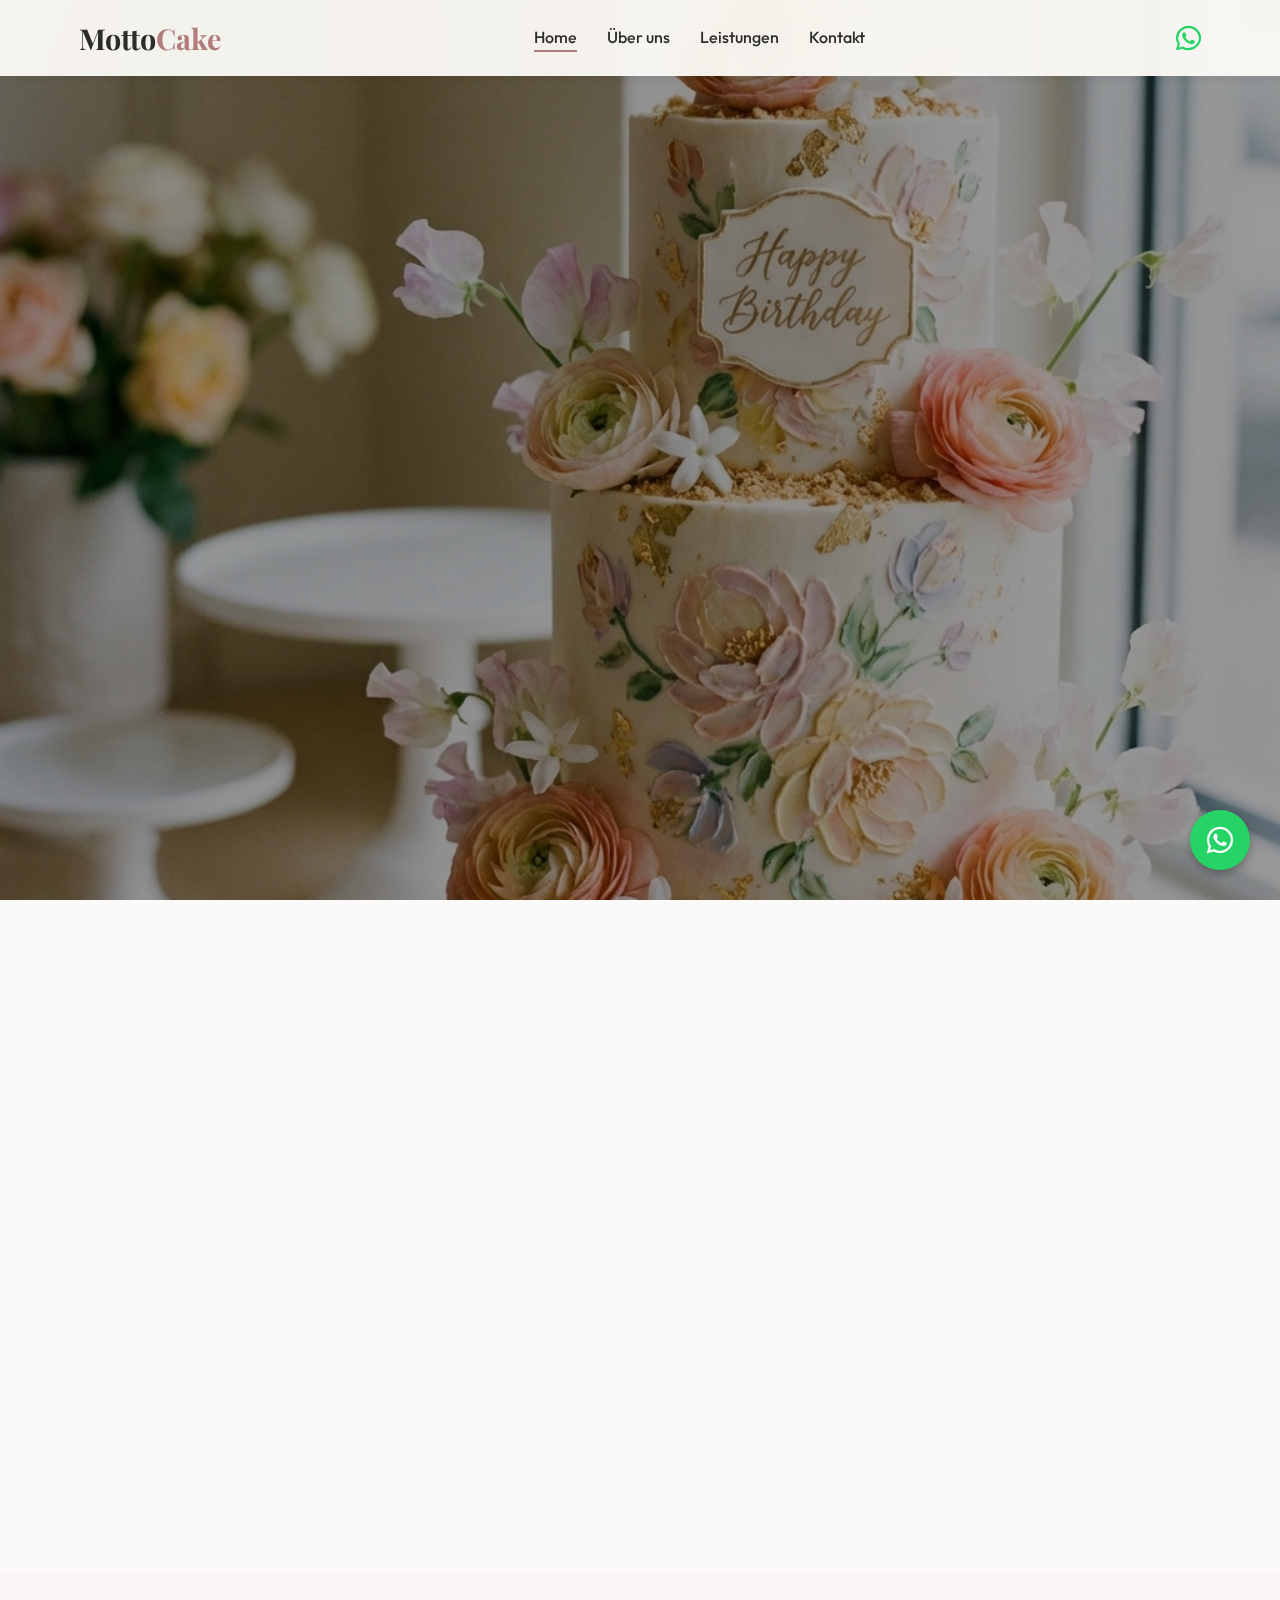
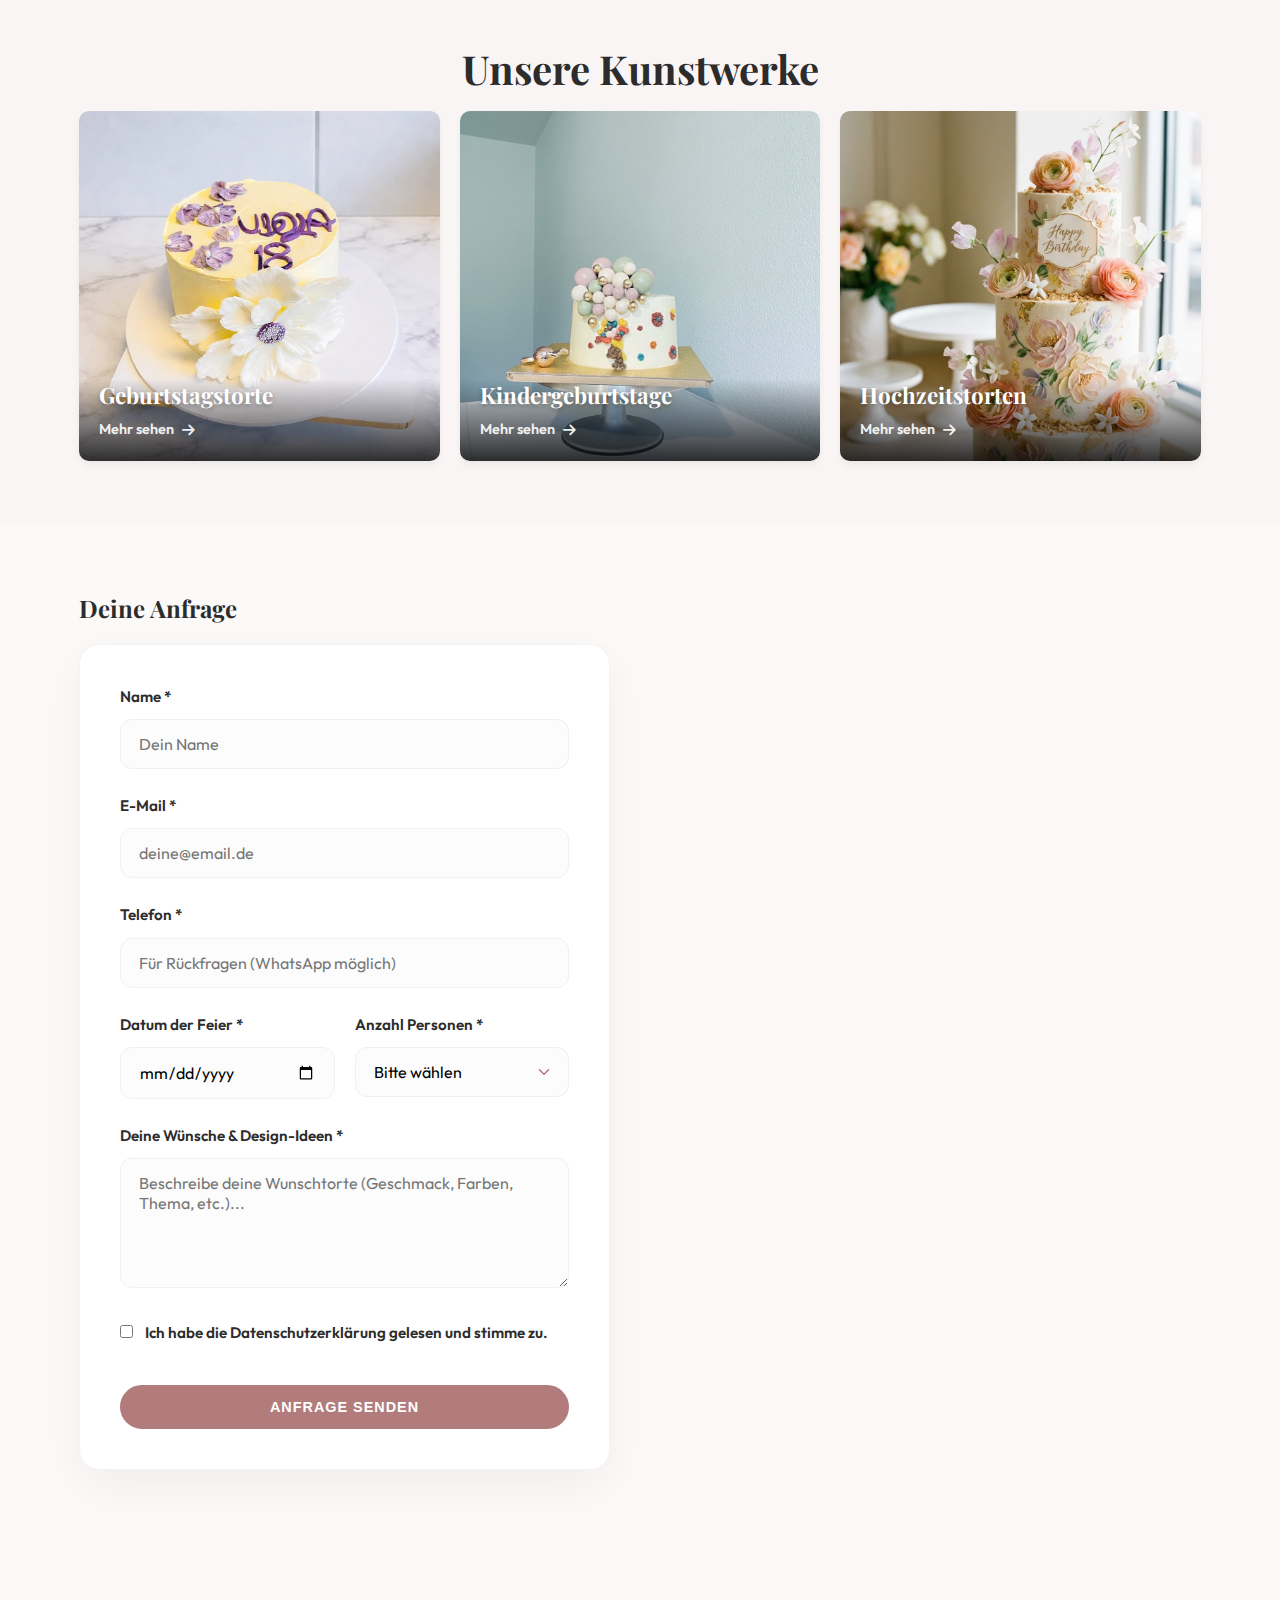
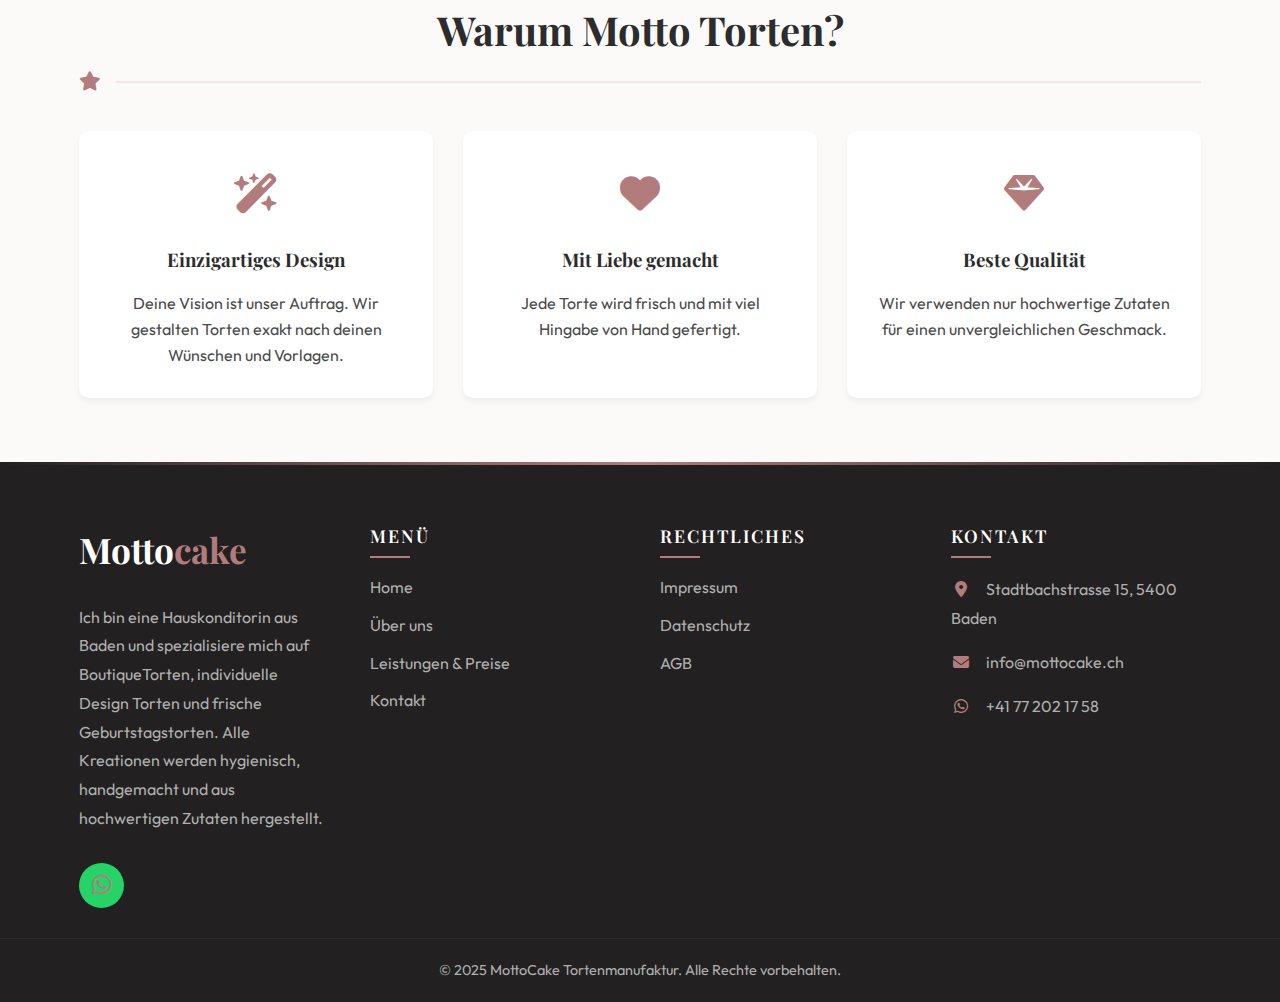
<file: index.html>
<!DOCTYPE html>
<html lang="de">

<head>
    <meta charset="UTF-8">
    <meta name="viewport" content="width=device-width, initial-scale=1.0">
    <meta name="description"
        content="Personalisierte Geburtstagstorten & Motivtorten in Baden. Handgemachte Torten nach Wunschdesign. Jetzt Geburtstagstorte in Baden bestellen!">
    <meta name="keywords"
        content="Geburtstagstorte, Hochzeitstorte, Motivtorte, Torte bestellen, Konditorei, Benutzerdefinierte Torten">
    <title>Individuelle Geburtstagstorten in Baden – MottoCake Tortenmanufaktur</title>

    <!-- Fonts -->
    <link rel="preconnect" href="https://fonts.googleapis.com">
    <link rel="preconnect" href="https://fonts.gstatic.com" crossorigin>
    <link
        href="https://fonts.googleapis.com/css2?family=Outfit:wght@300;400;600;700&family=Playfair+Display:ital,wght@0,400;0,700;1,400&display=swap"
        rel="stylesheet">

    <!-- CSS -->
    <link rel="stylesheet" href="css/style.css">

    <!-- Font Awesome for Icons -->
    <link rel="stylesheet" href="https://cdnjs.cloudflare.com/ajax/libs/font-awesome/6.4.0/css/all.min.css">

    <!-- Preload Hero Image for LCP -->
    <link rel="preload" as="image" href="images/hero.webp">
    <!-- Global site tag (gtag.js) - Google Ads: 17608193596 -->
    <script async src="https://www.googletagmanager.com/gtag/js?id=AW-17608193596"></script>
    <script>
        window.dataLayer = window.dataLayer || [];
        function gtag() { dataLayer.push(arguments); }
        gtag('js', new Date());

        gtag('config', 'AW-17608193596');
    </script>

</head>

<body>

    <!-- Header / Navigation -->
    <header class="header">
        <div class="container header-container">
            <a href="index.html" class="logo">Motto<span class="logo-accent">Cake</span></a>

            <!-- Mobile Menu Toggle -->
            <button class="mobile-nav-toggle" aria-label="Menü öffnen">
                <i class="fa-solid fa-bars"></i>
            </button>

            <nav class="main-nav">
                <ul class="nav-list">
                    <li><a href="index.html" class="active">Home</a></li>
                    <li><a href="ueber-uns.html">Über uns</a></li>
                    <!-- <li><a href="galerie.html">Galerie</a></li> -->
                    <li><a href="leistungen.html">Leistungen</a></li>
                    <li><a href="kontakt.html">Kontakt</a></li>
                </ul>
            </nav>

            <a href="https://wa.me/49123456789" class="header-whatsapp-btn" target="_blank"
                aria-label="WhatsApp Kontakt">
                <i class="fa-brands fa-whatsapp"></i>
            </a>
        </div>
    </header>

    <!-- Hero Section -->
    <section class="hero">
        <div class="hero-bg" style="background-image: url('images/hero.webp');"></div>
        <div class="hero-overlay"></div>
        <div class="container hero-content">
            <h1 class="animate-up">Geburtstagstorten in Baden bestellen, <br> Individuelle Torten nach Wunsch</h1>
            <p class="animate-up delay-100">Personalisierte Geburtstagstorten, Hochzeitstorten & Cupcakes für jeden
                Anlass Handgemacht mit Liebe und besten Zutaten.</p>
            <div class="hero-buttons animate-up delay-200">
                <a href="kontakt.html" class="btn btn-primary">Torte bestellen</a>
            </div>
        </div>
    </section>

    <!-- Regional SEO Section -->
    <section class="seo-section">
        <div class="container">
            <div class="seo-text-only animate-up">
                <small>Individuelle Tortenkunst</small>
                <h2>Geburtstagstorte bestellen in <span class="logo-accent">Baden</span></h2>

                <p>Sie möchten eine <strong>Geburtstagstorte in Baden bestellen</strong>? Bei MottoCake fertigen wir
                    individuelle, handgemachte Geburtstagstorten nach Ihren Wünschen. Jede Torte wird frisch in
                    Baden hergestellt und eignet sich perfekt für Geburtstage, Hochzeiten oder besondere Anlässe.
                </p>

                <p>Ich bin leidenschaftlicher Tortenkünstler und habe es mir zur Aufgabe
                    gemacht, deine schönsten Momente zu versüssen.

                    Ob eine intime Geburtstagsfeier oder eine grosse Hochzeit – gemeinsam kreieren wir das perfekte
                    Highlight für dein Event. Sende mir einfach dein Wunschdesign!</p>

                <p>Bestellen Sie Ihre Geburtstagstorte einfach über unser Online-Formular oder per WhatsApp.
                    Abholung direkt in Baden oder Lieferung nach Hause möglich. Jetzt unverbindlich anfragen!</p>

                <div class="seo-btns">
                    <a href="kontakt.html" class="btn btn-primary">Jetzt Bestellen</a>
                    <a href="https://wa.me/41772021758" class="btn btn-whatsapp" target="_blank"><i
                            class="fa-brands fa-whatsapp"></i> WhatsApp</a>
                </div>
            </div>
        </div>
    </section>



    <!-- Gallery Teaser -->
    <section class="gallery-teaser section-padding bg-cream">
        <div class="container">
            <div class="section-title text-center">
                <h2>Unsere Kunstwerke</h2>
            </div>

            <div class="gallery-grid">
                <a href="geburtstagstorten-baden.html" class="gallery-item">
                    <img src="images/violette-geburtstagstorte-modern-design-baden.webp"
                        alt="Moderne violette Geburtstagstorte in Baden bestellen – individuelle Geburtstagstorte"
                        title="Geburtstagstorte in Baden bestellen – Modernes Design" width="1024" height="1024"
                        loading="lazy">
                    <div class="gallery-overlay">
                        <h3>Geburtstagstorte</h3>
                        <span class="view-more">Mehr sehen <i class="fa-solid fa-arrow-right"></i></span>
                    </div>
                </a>

                <a href="kindergeburtstagstorten-baden.html" class="gallery-item">
                    <img src="images/kinder-torte-bestellen-baden-individuell.webp" alt="Kindergeburtstagstorte"
                        width="1024" height="1024" loading="lazy">
                    <div class="gallery-overlay">
                        <h3>Kindergeburtstage</h3>
                        <span class="view-more">Mehr sehen <i class="fa-solid fa-arrow-right"></i></span>
                    </div>
                </a>

                <a href="hochzeitstorten-baden.html" class="gallery-item">
                    <img src="images/hero.webp" alt="Hochzeitstorte-baden-bestellen" width="1024" height="1024"
                        loading="lazy">
                    <div class="gallery-overlay">
                        <h3>Hochzeitstorten</h3>
                        <span class="view-more">Mehr sehen <i class="fa-solid fa-arrow-right"></i></span>
                    </div>
                </a>
            </div>

        </div>
    </section>



    <!-- Order Section -->
    <section class="order-section section-padding bg-cream">
        <div class="container">
            <div class="contact-grid">

                <!-- Order Form -->
                <div class="contact-form-container">
                    <h2 class="mb-2">Deine Anfrage</h2>
                    <form action="https://api.web3forms.com/submit" method="POST" enctype="multipart/form-data"
                        class="contact-form">
                        <!-- Web3Forms Access Key -->
                        <input type="hidden" name="access_key" value="25baff21-d0e9-4e72-b97e-4bdc96fb8a94">
                        <!-- Redirect to thanks page -->
                        <input type="hidden" name="redirect" value="https://mottocake.ch/thanks.html">
                        <!-- Custom Subject -->
                        <input type="hidden" name="subject" id="email-subject"
                            value="Neue Tortenanfrage von Mottocake.ch">
                        <input type="hidden" name="from_name" value="Mottocake.ch">
                        <input type="text" name="botcheck" style="display:none;">

                        <div class="form-group">
                            <label for="name">Name *</label>
                            <input type="text" id="name" name="name" required placeholder="Dein Name">
                        </div>

                        <div class="form-group">
                            <label for="email">E-Mail *</label>
                            <input type="email" id="email" name="email" required placeholder="deine@email.de">
                        </div>

                        <div class="form-group">
                            <label for="phone">Telefon *</label>
                            <input type="tel" id="phone" name="phone" required
                                placeholder="Für Rückfragen (WhatsApp möglich)">
                        </div>

                        <div class="form-row">
                            <div class="form-group">
                                <label for="date">Datum der Feier *</label>
                                <input type="date" id="date" name="date" required>
                            </div>
                            <div class="form-group">
                                <label for="guests">Anzahl Personen *</label>
                                <select id="guests" name="guests" required>
                                    <option value="" disabled selected>Bitte wählen</option>
                                    <option value="6-8">6 - 8 Personen</option>
                                    <option value="9-11">9 - 11 Personen</option>
                                    <option value="14-16">14 - 16 Personen</option>
                                    <option value="18-20">18 - 20 Personen</option>
                                    <option value="20+">20+ Personen (Sondergrösse)</option>
                                    <option value="other">Andere (siehe Nachricht)</option>
                                </select>
                            </div>
                        </div>

                        <div class="form-group">
                            <label for="message">Deine Wünsche & Design-Ideen *</label>
                            <textarea id="message" name="message" rows="5" required
                                placeholder="Beschreibe deine Wunschtorte (Geschmack, Farben, Thema, etc.)..."></textarea>
                        </div>



                        <div class="form-check">
                            <input type="checkbox" id="privacy" required>
                            <label for="privacy">Ich habe die <a href="datenschutz.html">Datenschutzerklärung</a>
                                gelesen und stimme zu.</label>
                        </div>

                        <button type="submit" class="btn btn-primary w-100">Anfrage senden</button>
                    </form>
                </div> <!-- End Form -->

                <!-- SEO Content & Info -->
                <div class="contact-info-container">
                    <div class="seo-feature-box animate-up">
                        <small>Handwerkskunst aus Baden</small>
                        <h2>Hast du ein Vorlagen-Bild? <br><span class="logo-accent">Ich erfülle deinen Wunsch.</span>
                        </h2>

                        <p class="mb-2">Sende sie über <strong> WhatsApp oder das Email</strong>. Ich fertige
                            für dich eine handgemachte, personalisierte Geburtstagstorte in Baden.</p>
                        <p class="mb-2">Abholung vor Ort oder Lieferung nach Hause möglich. Jede Torte ist ein
                            einzigartiges Unikat.</p>

                        <div class="feature-list-compact mb-2">
                            <div class="feature-item-small"><i class="fa-solid fa-camera"></i> Bild senden</div>
                            <div class="feature-item-small"><i class="fa-solid fa-highlighter"></i> Wunschdesign</div>
                            <div class="feature-item-small"><i class="fa-solid fa-leaf"></i> Frisch & Lokal</div>
                        </div>

                        <div class="inclusive-box mb-2">
                            <h4>Inklusive:</h4>
                            <ul class="inclusive-list">
                                <li><i class="fa-solid fa-box"></i> Box</li>
                                <li><i class="fa-solid fa-circle"></i> Unterlage</li>
                                <li><i class="fa-solid fa-fire"></i> Kerze</li>
                                <li><i class="fa-solid fa-star"></i> Wunderkerze</li>
                            </ul>
                        </div>

                        <div class="direct-contact-minimal">
                            <div class="contact-line">
                                <i class="fa-solid fa-location-dot"></i>
                                <span>Stadtbachstr. 15, 5400 Baden</span>
                            </div>
                            <div class="contact-line">
                                <i class="fa-brands fa-whatsapp"></i>
                                <a href="https://wa.me/41772021758">+41 77 202 1758</a>
                            </div>
                            <div class="contact-line">
                                <i class="fa-solid fa-envelope"></i>
                                <a href="mailto:info@mottocake.ch">info@mottocake.ch</a>
                            </div>
                        </div>
                    </div>
                </div> <!-- End SEO Info -->

            </div>
        </div>
    </section>

    <!-- Features / Intro -->
    <section class="features section-padding">
        <div class="container">
            <div class="section-title text-center">
                <h2>Warum Motto Torten?</h2>
                <div class="separator"><i class="fa-solid fa-star"></i></div>
            </div>

            <div class="features-grid">
                <div class="feature-card">
                    <div class="icon-box">
                        <i class="fa-solid fa-wand-magic-sparkles"></i>
                    </div>
                    <h3>Einzigartiges Design</h3>
                    <p>Deine Vision ist unser Auftrag. Wir gestalten Torten exakt nach deinen Wünschen und Vorlagen.</p>
                </div>
                <div class="feature-card">
                    <div class="icon-box">
                        <i class="fa-solid fa-heart"></i>
                    </div>
                    <h3>Mit Liebe gemacht</h3>
                    <p>Jede Torte wird frisch und mit viel Hingabe von Hand gefertigt.</p>
                </div>
                <div class="feature-card">
                    <div class="icon-box">
                        <i class="fa-solid fa-gem"></i>
                    </div>
                    <h3>Beste Qualität</h3>
                    <p>Wir verwenden nur hochwertige Zutaten für einen unvergleichlichen Geschmack.</p>
                </div>
            </div>
        </div>
    </section>

    <!-- Footer -->
    <footer class="footer">
        <div class="container footer-grid">
            <div class="footer-col">
                <h3>Motto<span class="logo-accent">cake</span></h3>
                <p>Ich bin eine Hauskonditorin aus Baden und spezialisiere mich auf BoutiqueTorten, individuelle Design
                    Torten und frische Geburtstagstorten. Alle Kreationen werden hygienisch, handgemacht und aus
                    hochwertigen Zutaten hergestellt.</p>
                <div class="social-links">
                    <a href="https://wa.me/41772021758" class="whatsapp" aria-label="WhatsApp" target="_blank"><i
                            class="fa-brands fa-whatsapp"></i></a>
                </div>
            </div>

            <div class="footer-col">
                <h4>Menü</h4>
                <ul>
                    <li><a href="index.html">Home</a></li>
                    <li><a href="ueber-uns.html">Über uns</a></li>
                    <!-- <li><a href="galerie.html">Galerie</a></li> -->
                    <li><a href="leistungen.html">Leistungen & Preise</a></li>
                    <li><a href="kontakt.html">Kontakt</a></li>
                </ul>
            </div>

            <div class="footer-col">
                <h4>Rechtliches</h4>
                <ul>
                    <li><a href="impressum.html">Impressum</a></li>
                    <li><a href="datenschutz.html">Datenschutz</a></li>
                    <li><a href="agb.html">AGB</a></li>
                </ul>
            </div>

            <div class="footer-col">
                <h4>Kontakt</h4>
                <p><i class="fa-solid fa-location-dot"></i> Stadtbachstrasse 15, 5400 Baden</p>
                <p><i class="fa-solid fa-envelope"></i> info@mottocake.ch</p>
                <p><i class="fa-brands fa-whatsapp"></i> <a href="https://wa.me/41772021758">+41 77 202 17 58</a></p>
            </div>
        </div>
        <div class="footer-bottom text-center">
            <p>&copy; 2025 MottoCake Tortenmanufaktur. Alle Rechte vorbehalten.</p>
        </div>
    </footer>

    <!-- Sticky WhatsApp Button -->
    <a href="https://wa.me/41772021758" class="sticky-whatsapp" target="_blank"
        aria-label="Chatte mit uns auf WhatsApp">
        <i class="fa-brands fa-whatsapp"></i>
    </a>

    <!-- Scripts -->
    <script src="js/script.js" defer></script>
</body>

</html>
</file>
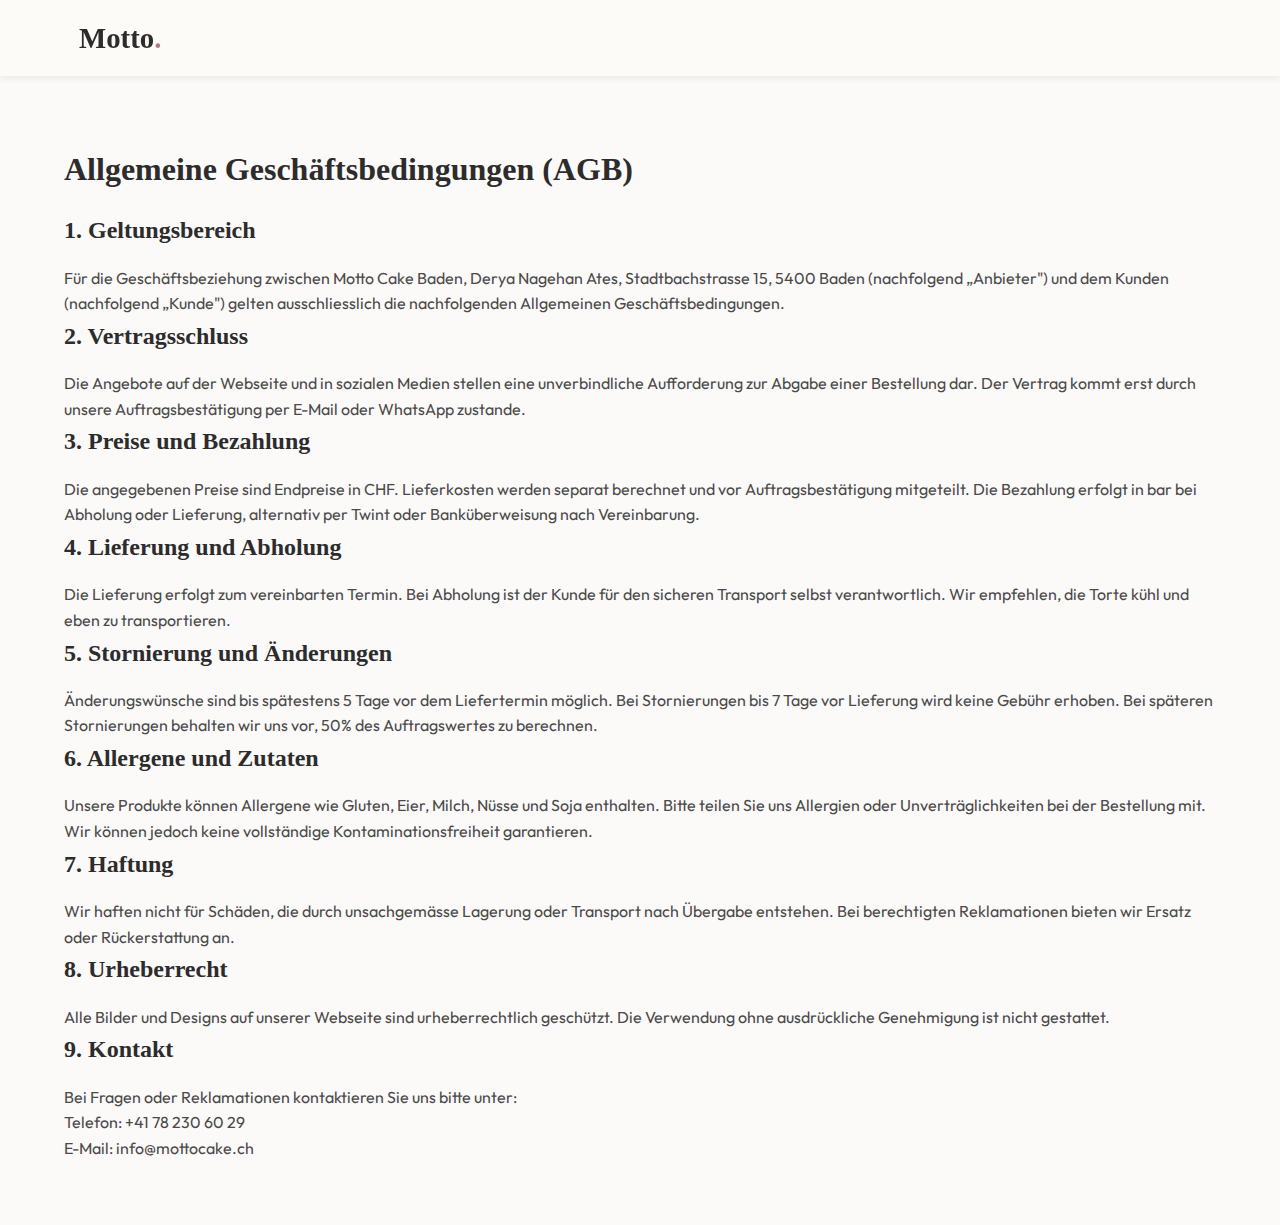
<file: agb.html>
<!DOCTYPE html>
<html lang="de">

<head>
    <meta charset="UTF-8">
    <meta name="viewport" content="width=device-width, initial-scale=1.0">
    <title>AGB - Motto Torten</title>
    <link rel="stylesheet" href="css/style.css">
    <link href="https://fonts.googleapis.com/css2?family=Outfit:wght@300;400;600;700&display=swap" rel="stylesheet">
</head>

<body>
    <header class="header">
        <div class="container header-container">
            <a href="index.html" class="logo">Motto<span class="logo-accent">.</span></a>
        </div>
    </header>

    <div class="container section-padding" style="margin-top: 80px;">
        <h1>Allgemeine Geschäftsbedingungen (AGB)</h1>

        <section class="impressum-content-section">
            <div class="impressum-info-box">
                <h2 class="impressum-sub-title">1. Geltungsbereich</h2>
                <p class="impressum-paragraph">
                    Für die Geschäftsbeziehung zwischen Motto Cake Baden, Derya Nagehan Ates, Stadtbachstrasse 15, 5400
                    Baden
                    (nachfolgend „Anbieter") und dem Kunden (nachfolgend „Kunde") gelten ausschliesslich die
                    nachfolgenden
                    Allgemeinen Geschäftsbedingungen.
                </p>

                <h2 class="impressum-sub-title">2. Vertragsschluss</h2>
                <p class="impressum-paragraph">
                    Die Angebote auf der Webseite und in sozialen Medien stellen eine unverbindliche Aufforderung zur
                    Abgabe
                    einer Bestellung dar. Der Vertrag kommt erst durch unsere Auftragsbestätigung per E-Mail oder
                    WhatsApp
                    zustande.
                </p>

                <h2 class="impressum-sub-title">3. Preise und Bezahlung</h2>
                <p class="impressum-paragraph">
                    Die angegebenen Preise sind Endpreise in CHF. Lieferkosten werden separat berechnet und vor
                    Auftragsbestätigung mitgeteilt. Die Bezahlung erfolgt in bar bei Abholung oder Lieferung, alternativ
                    per
                    Twint oder Banküberweisung nach Vereinbarung.
                </p>

                <h2 class="impressum-sub-title">4. Lieferung und Abholung</h2>
                <p class="impressum-paragraph">
                    Die Lieferung erfolgt zum vereinbarten Termin. Bei Abholung ist der Kunde für den sicheren Transport
                    selbst verantwortlich. Wir empfehlen, die Torte kühl und eben zu transportieren.
                </p>

                <h2 class="impressum-sub-title">5. Stornierung und Änderungen</h2>
                <p class="impressum-paragraph">
                    Änderungswünsche sind bis spätestens 5 Tage vor dem Liefertermin möglich. Bei Stornierungen bis 7
                    Tage vor
                    Lieferung wird keine Gebühr erhoben. Bei späteren Stornierungen behalten wir uns vor, 50% des
                    Auftragswertes zu berechnen.
                </p>

                <h2 class="impressum-sub-title">6. Allergene und Zutaten</h2>
                <p class="impressum-paragraph">
                    Unsere Produkte können Allergene wie Gluten, Eier, Milch, Nüsse und Soja enthalten. Bitte teilen Sie
                    uns
                    Allergien oder Unverträglichkeiten bei der Bestellung mit. Wir können jedoch keine vollständige
                    Kontaminationsfreiheit garantieren.
                </p>

                <h2 class="impressum-sub-title">7. Haftung</h2>
                <p class="impressum-paragraph">
                    Wir haften nicht für Schäden, die durch unsachgemässe Lagerung oder Transport nach Übergabe
                    entstehen. Bei
                    berechtigten Reklamationen bieten wir Ersatz oder Rückerstattung an.
                </p>

                <h2 class="impressum-sub-title">8. Urheberrecht</h2>
                <p class="impressum-paragraph">
                    Alle Bilder und Designs auf unserer Webseite sind urheberrechtlich geschützt. Die Verwendung ohne
                    ausdrückliche Genehmigung ist nicht gestattet.
                </p>

                <h2 class="impressum-sub-title">9. Kontakt</h2>
                <p class="impressum-paragraph">
                    Bei Fragen oder Reklamationen kontaktieren Sie uns bitte unter:<br />
                    Telefon: +41 78 230 60 29<br />
                    E-Mail: info@mottocake.ch
                </p>
            </div>
        </section>

        <!-- Standard placeholder text -->
    </div>
</body>

</html>
</file>
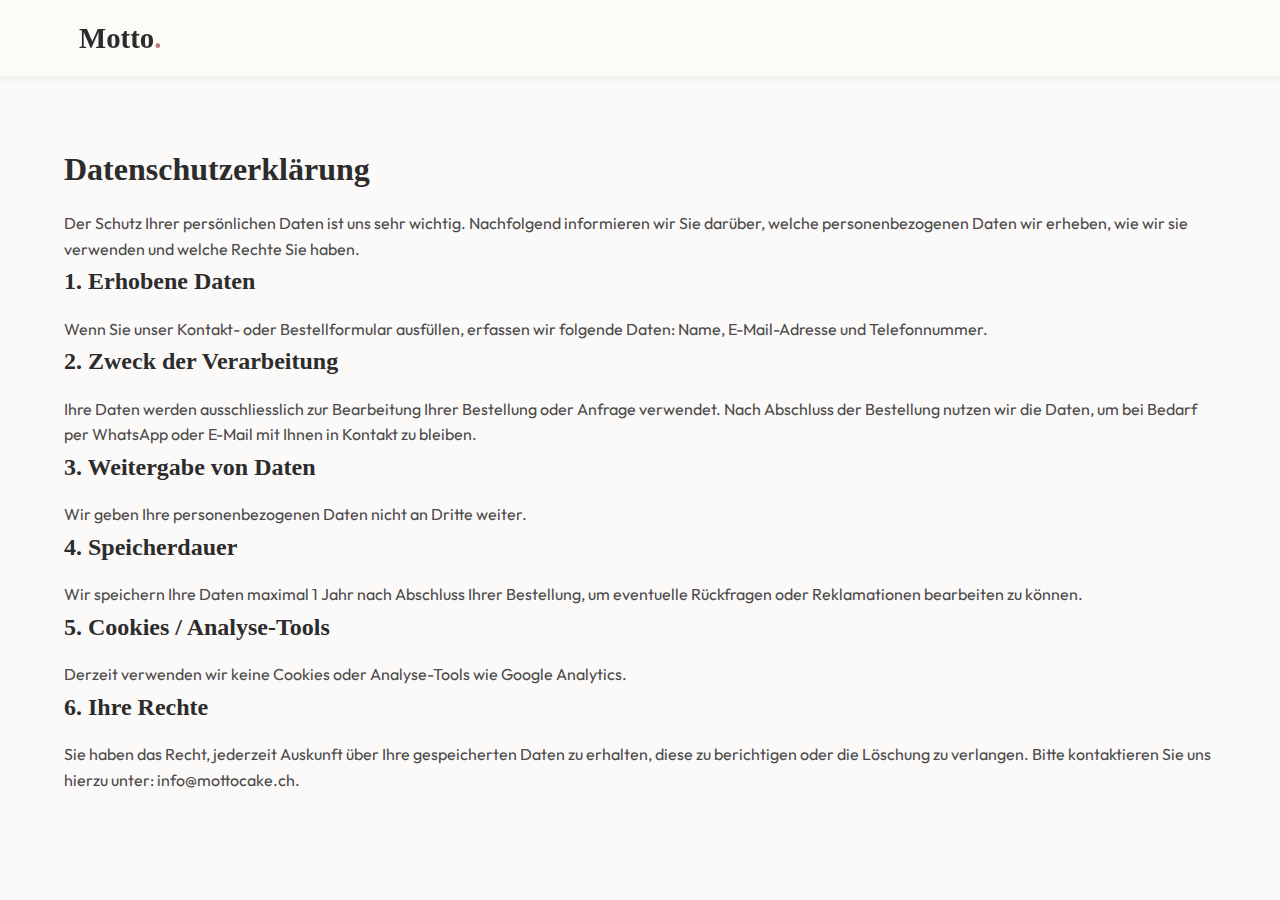
<file: datenschutz.html>
<!DOCTYPE html>
<html lang="de">

<head>
    <meta charset="UTF-8">
    <meta name="viewport" content="width=device-width, initial-scale=1.0">
    <title>Datenschutzerklärung - Motto Torten</title>
    <link rel="stylesheet" href="css/style.css">
    <link href="https://fonts.googleapis.com/css2?family=Outfit:wght@300;400;600;700&display=swap" rel="stylesheet">
</head>

<body>
    <header class="header">
        <div class="container header-container">
            <a href="index.html" class="logo">Motto<span class="logo-accent">.</span></a>
        </div>
    </header>

    <div class="container section-padding" style="margin-top: 80px;">
        <h1>Datenschutzerklärung</h1>

        <section class="impressum-content-section">
            <div class="impressum-info-box">
                <p class="impressum-paragraph">
                    Der Schutz Ihrer persönlichen Daten ist uns sehr wichtig.
                    Nachfolgend informieren wir Sie darüber, welche personenbezogenen
                    Daten wir erheben, wie wir sie verwenden und welche Rechte Sie
                    haben.
                </p>

                <h2 class="impressum-sub-title">1. Erhobene Daten</h2>
                <p class="impressum-paragraph">
                    Wenn Sie unser Kontakt- oder Bestellformular ausfüllen, erfassen wir
                    folgende Daten: Name, E-Mail-Adresse und Telefonnummer.
                </p>
                <h2 class="impressum-sub-title">2. Zweck der Verarbeitung</h2>
                <p class="impressum-paragraph">
                    Ihre Daten werden ausschliesslich zur Bearbeitung Ihrer Bestellung
                    oder Anfrage verwendet. Nach Abschluss der Bestellung nutzen wir die
                    Daten, um bei Bedarf per WhatsApp oder E-Mail mit Ihnen in Kontakt
                    zu bleiben.
                </p>

                <h2 class="impressum-sub-title">3. Weitergabe von Daten</h2>
                <p class="impressum-paragraph">
                    Wir geben Ihre personenbezogenen Daten nicht an Dritte weiter.
                </p>

                <h2 class="impressum-sub-title">4. Speicherdauer</h2>
                <p class="impressum-paragraph">
                    Wir speichern Ihre Daten maximal 1 Jahr nach Abschluss Ihrer
                    Bestellung, um eventuelle Rückfragen oder Reklamationen bearbeiten
                    zu können.
                </p>
                <h2 class="impressum-sub-title">5. Cookies / Analyse-Tools</h2>
                <p class="impressum-paragraph">
                    Derzeit verwenden wir keine Cookies oder Analyse-Tools wie Google
                    Analytics.
                </p>
                <h2 class="impressum-sub-title">6. Ihre Rechte</h2>
                <p class="impressum-paragraph">
                    Sie haben das Recht, jederzeit Auskunft über Ihre gespeicherten
                    Daten zu erhalten, diese zu berichtigen oder die Löschung zu
                    verlangen. Bitte kontaktieren Sie uns hierzu unter:
                    <a href="mailto:info@mottocake.ch">info@mottocake.ch</a>.
                </p>
            </div>
        </section>

        <!-- More standard placeholder text can be added here -->
    </div>
</body>

</html>
</file>
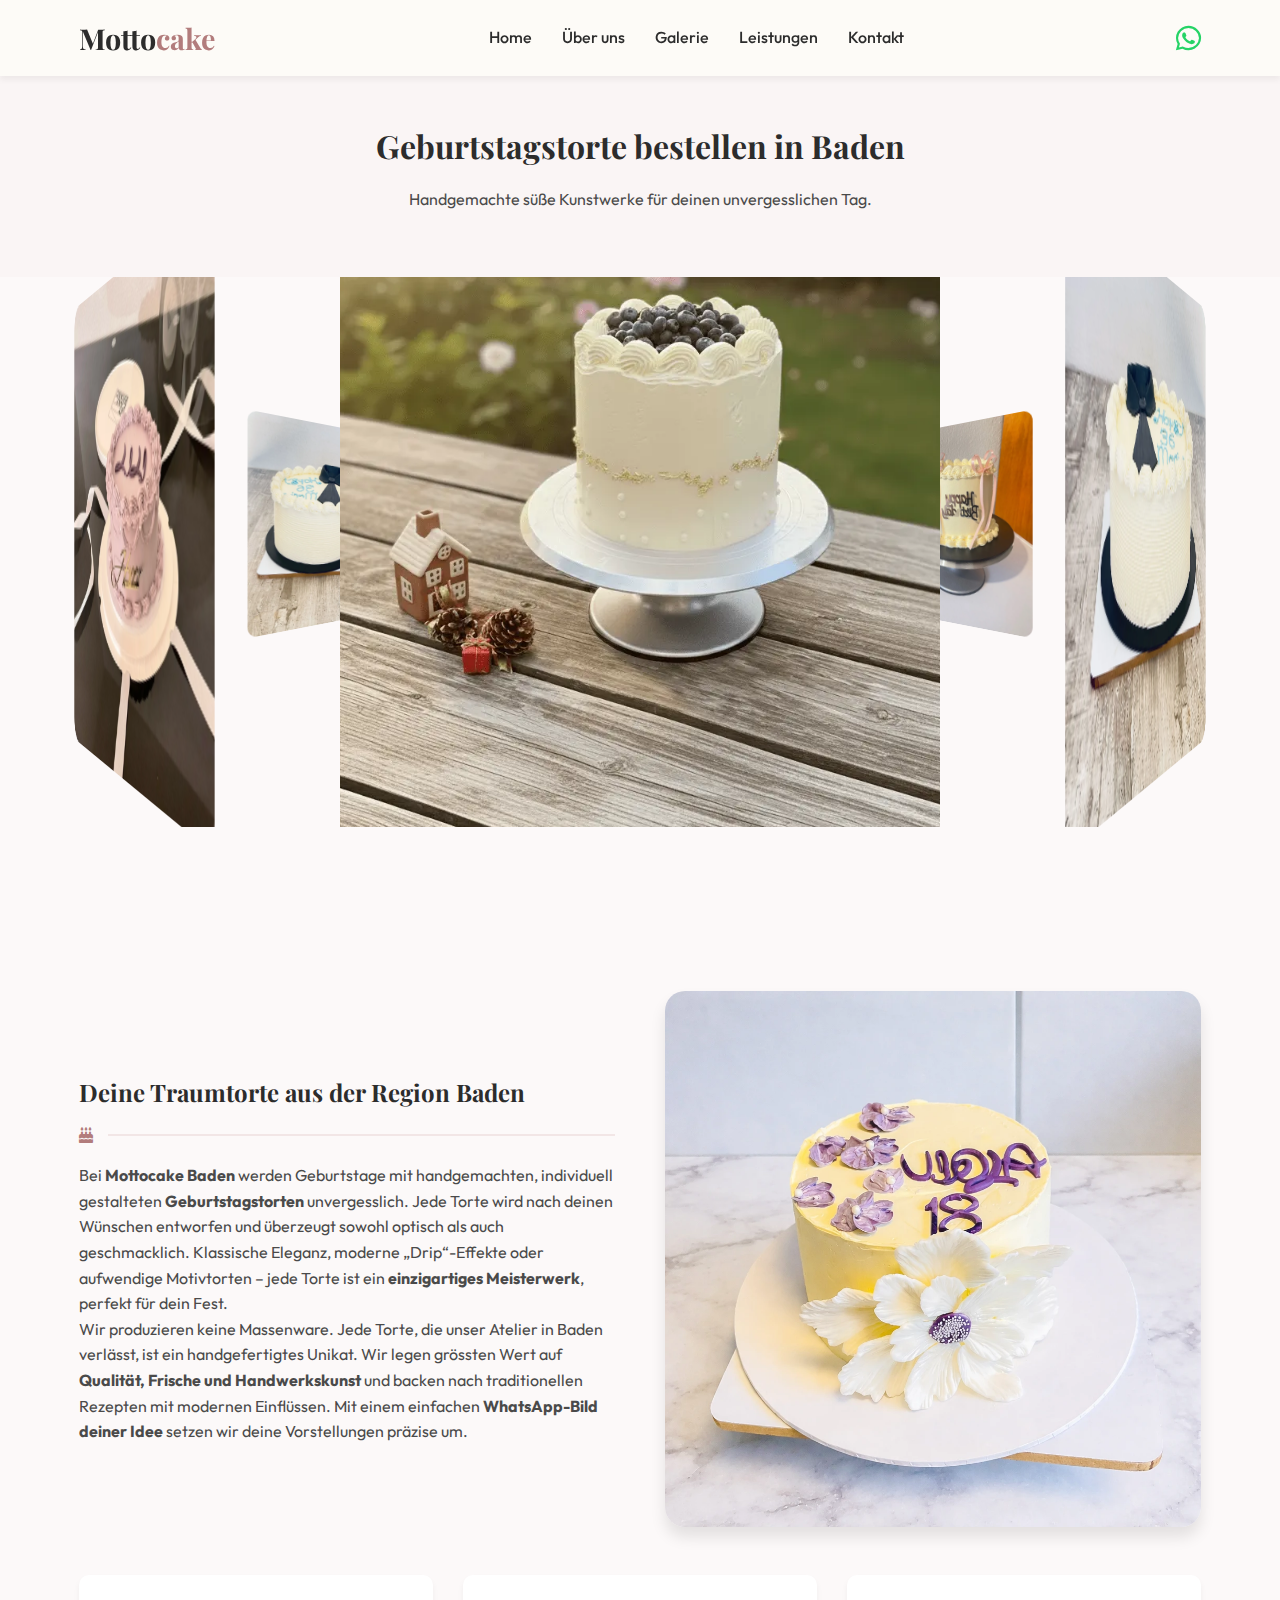
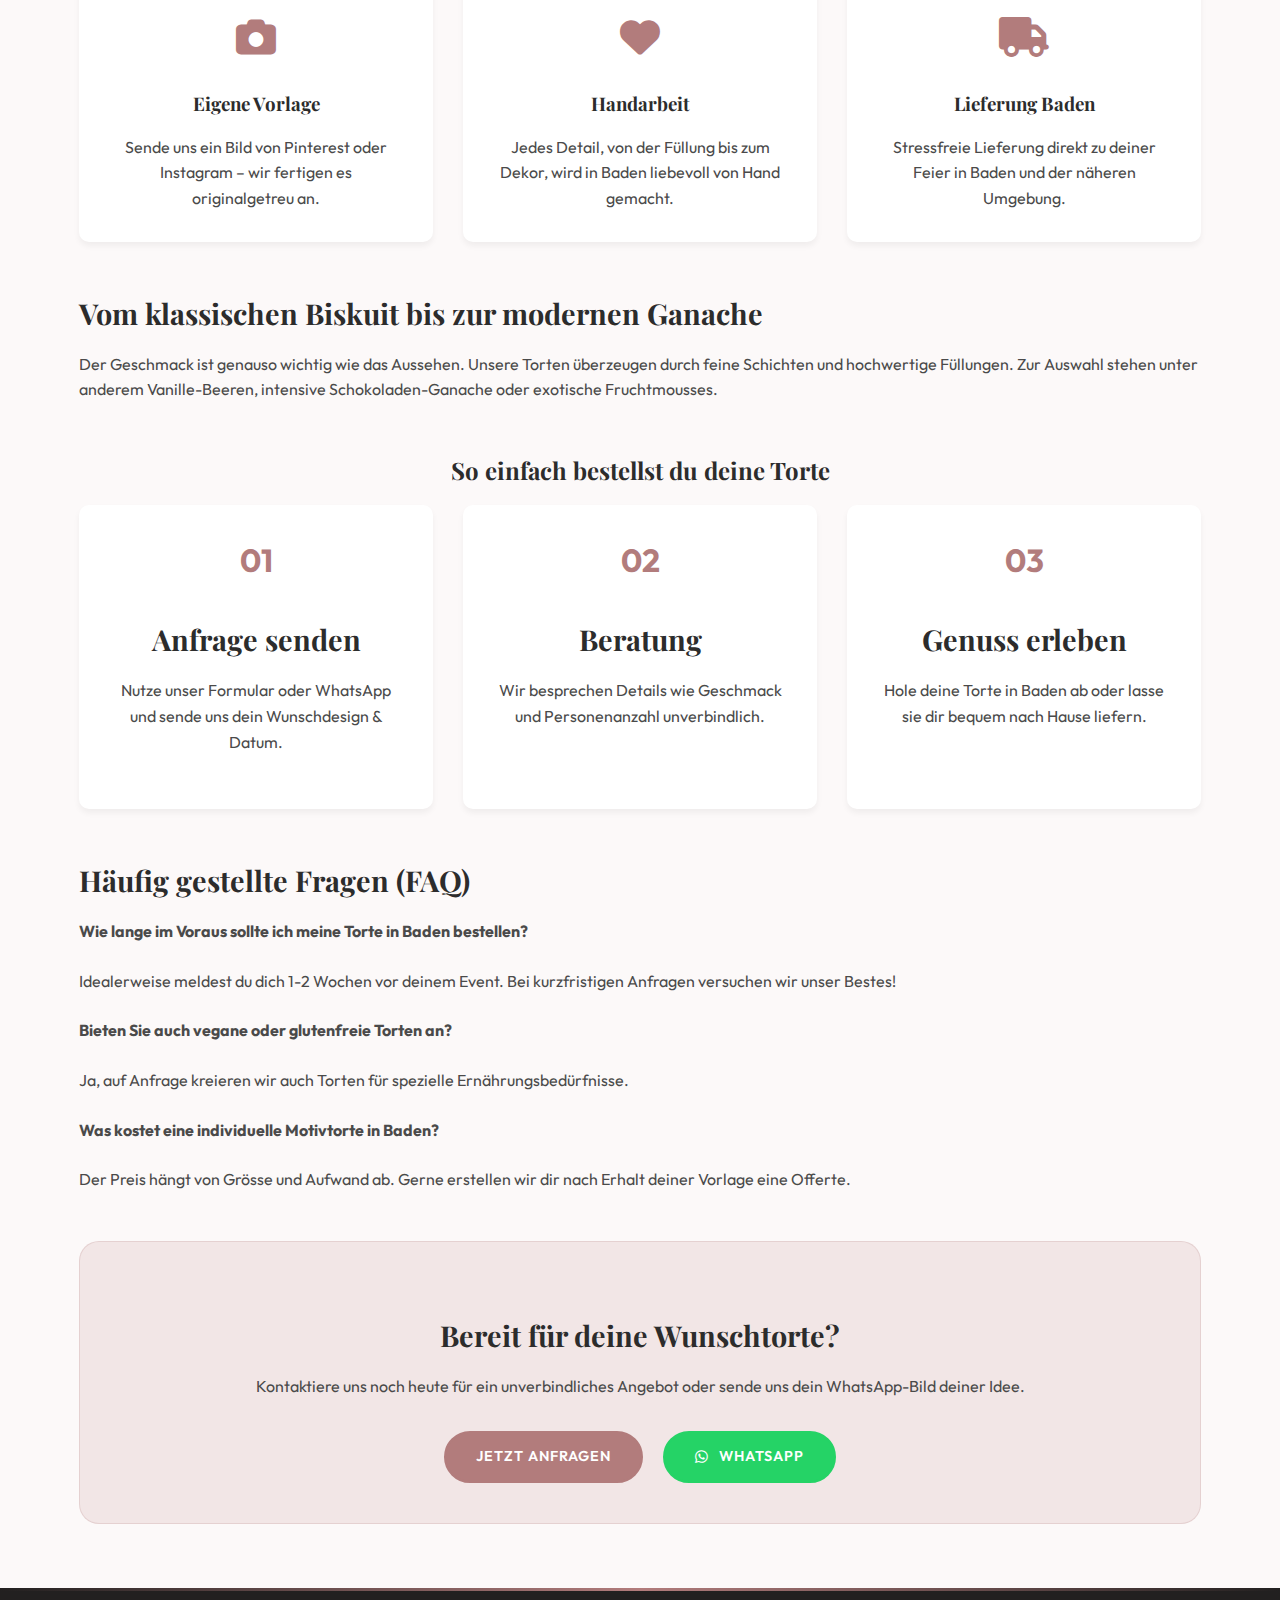
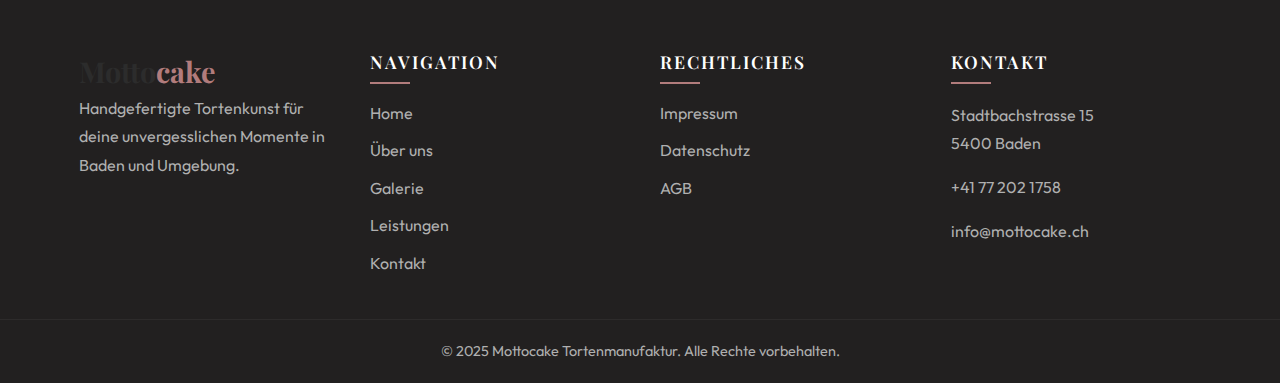
<file: geburtstagstorten-baden.html>
<!DOCTYPE html>
<html lang="de">

<head>
    <meta charset="UTF-8">
    <meta name="viewport" content="width=device-width, initial-scale=1.0">
    <title>Geburtstagstorte bestellen Baden | Individuelle Motivtorten & Design</title>
    <meta name="description"
        content="Deine exklusive Geburtstagstorte in Baden & Aargau. Handgemachte Motivtorten nach Bildvorlage, frische Zutaten & Lieferung. Jetzt unverbindliches Angebot anfragen!">
    <meta name="keywords"
        content="Geburtstagstorte Baden, Torte bestellen Baden, Motivtorte Aargau, Individuelle Torte, Tortenmanufaktur Baden, Geburtstagskuchen bestellen">
    <link rel="canonical" href="https://mottocake.ch/geburtstagstorten-baden.html">

    <!-- Open Graph -->
    <meta property="og:title" content="Geburtstagstorte bestellen Baden | Mottocake">
    <meta property="og:description"
        content="Handgemachte Tortenkunst in Baden. Wir erfüllen deinen Tortenwunsch nach Vorlage.">
    <meta property="og:image" content="https://mottocake.ch/images/violette-geburtstagstorte-modern-design-baden.webp">
    <meta property="og:url" content="https://mottocake.ch/geburtstagstorten-baden.html">
    <meta property="og:type" content="website">

    <link rel="stylesheet" href="css/style.css">
    <link rel="stylesheet" href="https://cdnjs.cloudflare.com/ajax/libs/font-awesome/6.4.0/css/all.min.css">
    <link
        href="https://fonts.googleapis.com/css2?family=Outfit:wght@300;400;600;700&family=Playfair+Display:ital,wght@0,400;0,700;1,400&display=swap"
        rel="stylesheet">

    <!-- JSON-LD Schema.org -->
    <script type="application/ld+json">
    {
      "@context": "https://schema.org",
      "@type": "Service",
      "name": "Geburtstagstorten Bestellung Baden",
      "provider": {
        "@type": "Bakery",
        "name": "Mottocake Tortenmanufaktur",
        "address": {
          "@type": "PostalAddress",
          "streetAddress": "Stadtbachstrasse 15",
          "addressLocality": "Baden",
          "postalCode": "5400",
          "addressCountry": "CH"
        }
      },
      "areaServed": "Baden, Aargau",
      "description": "Individuelle handgemachte Geburtstagstorten nach Kundenwunsch in Baden bestellen."
    }
    </script>
</head>

<body>

    <header class="header">
        <div class="container header-container">
            <a href="index.html" class="logo">Motto<span class="logo-accent">cake</span></a>
            <button class="mobile-nav-toggle" aria-label="Menü öffnen">
                <i class="fa-solid fa-bars"></i>
            </button>
            <nav class="main-nav">
                <ul class="nav-list">
                    <li><a href="index.html">Home</a></li>
                    <li><a href="ueber-uns.html">Über uns</a></li>
                    <li><a href="galerie.html">Galerie</a></li>
                    <li><a href="leistungen.html">Leistungen</a></li>
                    <li><a href="kontakt.html">Kontakt</a></li>
                </ul>
            </nav>
            <a href="https://wa.me/41772021758" class="header-whatsapp-btn" target="_blank"
                aria-label="Kontakt via WhatsApp"><i class="fa-brands fa-whatsapp"></i></a>
        </div>
    </header>

    <section class="page-header section-padding bg-cream" style="padding-top: 120px;">
        <div class="container text-center">
            <h1>Geburtstagstorte bestellen in Baden</h1>
            <p>Handgemachte süße Kunstwerke für deinen unvergesslichen Tag.</p>
        </div>
    </section>

    <!-- 3D Gallery Section -->
    <div class="banner">
        <div class="slider-3d-cover" style="--quantity: 10">
            <div class="slider-3d-item" style="--position: 1">
                <img src="images/fruchtige-geburtstagstorte-torte-bestellen.webp"
                    alt="Fruchtige Geburtstagstorte bestellen Baden" />
            </div>
            <div class="slider-3d-item" style="--position: 2">
                <img src="images/krawatten-geburtstagstorte-baden.webp" alt="Individuelle Motivtorte Baden Design" />
            </div>
            <div class="slider-3d-item" style="--position: 3">
                <img src="images/geburtstagstorte-torte-bestellen-baden-personalisiert.webp"
                    alt="Personalisierte Torte Baden" />
            </div>
            <div class="slider-3d-item" style="--position: 4">
                <img src="images/handgemachte-geburtstagstorte-baden.webp" alt="Handgemachte Geburtstagstorte Aargau" />
            </div>
            <div class="slider-3d-item" style="--position: 5">
                <img src="images/happybirthdaytorte-valentienstags-baden-personalisiert.webp"
                    alt="Festliche Torte Baden" />
            </div>
            <div class="slider-3d-item" style="--position: 6">
                <img src="images/individuelle-design-torte-baden.webp" alt="Exklusives Tortendesign Baden" />
            </div>
            <div class="slider-3d-item" style="--position: 7">
                <img src="images/individuelle-geburtstagstorte-baden-modern-design.webp"
                    alt="Moderne Torte bestellen Baden" />
            </div>
            <div class="slider-3d-item" style="--position: 8">
                <img src="images/krawatten-geburtstagstorte-baden.webp" alt="Kreative Motivtorte Baden" />
            </div>
            <div class="slider-3d-item" style="--position: 9">
                <img src="images/personalisierte-torte-baden-feier.webp" alt="Torte für Geburtstagsfeier Baden" />
            </div>
            <div class="slider-3d-item" style="--position: 10">
                <img src="images/princessinnen-geburtstagstorte-baden.webp" alt="Prinzessinnen Torte Baden bestellen" />
            </div>
        </div>
    </div>

    <section class="seo-detail-section section-padding">
        <div class="container">
            <div class="grid-2-cols align-center mb-4">
                <div class="seo-text">
                    <h2 class="mb-1">Deine Traumtorte aus der Region Baden</h2>
                    <div class="separator mb-2"><i class="fa-solid fa-cake-candles"></i></div>
                    <p>Bei <strong>Mottocake Baden</strong> werden Geburtstage mit handgemachten, individuell
                        gestalteten <strong>Geburtstagstorten</strong> unvergesslich. Jede Torte wird nach deinen
                        Wünschen entworfen und überzeugt sowohl optisch als auch geschmacklich. Klassische Eleganz,
                        moderne „Drip“-Effekte oder aufwendige Motivtorten – jede Torte ist ein <strong>einzigartiges
                            Meisterwerk</strong>, perfekt für dein Fest.</p>

                    <p>Wir produzieren keine Massenware. Jede Torte, die unser Atelier in Baden verlässt, ist ein
                        handgefertigtes Unikat. Wir legen grössten Wert auf <strong>Qualität, Frische und
                            Handwerkskunst</strong> und backen nach traditionellen Rezepten mit modernen Einflüssen. Mit
                        einem einfachen <strong>WhatsApp-Bild deiner Idee</strong> setzen wir deine Vorstellungen
                        präzise um.</p>
                </div>
                <div class="seo-image">
                    <img src="images/violette-geburtstagstorte-modern-design-baden.webp"
                        alt="Moderne lila Geburtstagstorte Baden" class="rounded-shadow">
                </div>
            </div>

            <!-- Benefits / Why Us -->
            <div class="features-grid mb-4">
                <div class="feature-card">
                    <div class="icon-box"><i class="fa-solid fa-camera"></i></div>
                    <h3>Eigene Vorlage</h3>
                    <p>Sende uns ein Bild von Pinterest oder Instagram – wir fertigen es originalgetreu an.</p>
                </div>
                <div class="feature-card">
                    <div class="icon-box"><i class="fa-solid fa-heart"></i></div>
                    <h3>Handarbeit</h3>
                    <p>Jedes Detail, von der Füllung bis zum Dekor, wird in Baden liebevoll von Hand gemacht.</p>
                </div>
                <div class="feature-card">
                    <div class="icon-box"><i class="fa-solid fa-truck"></i></div>
                    <h3>Lieferung Baden</h3>
                    <p>Stressfreie Lieferung direkt zu deiner Feier in Baden und der näheren Umgebung.</p>
                </div>
            </div>

            <div class="seo-content-full">
                <h3>Vom klassischen Biskuit bis zur modernen Ganache</h3>
                <p>Der Geschmack ist genauso wichtig wie das Aussehen. Unsere Torten überzeugen durch feine Schichten
                    und hochwertige Füllungen. Zur Auswahl stehen unter anderem Vanille-Beeren, intensive
                    Schokoladen-Ganache oder exotische Fruchtmousses.</p>

                <!-- How to order steps -->
                <div class="how-it-works mt-4 mb-4">
                    <h2 class="text-center mb-2">So einfach bestellst du deine Torte</h2>
                    <div class="features-grid">
                        <div class="feature-card">
                            <span class="step-number"
                                style="font-size: 2rem; color: var(--primary-color); font-weight: 700;">01</span>
                            <h3>Anfrage senden</h3>
                            <p>Nutze unser Formular oder WhatsApp und sende uns dein Wunschdesign & Datum.</p>
                        </div>
                        <div class="feature-card">
                            <span class="step-number"
                                style="font-size: 2rem; color: var(--primary-color); font-weight: 700;">02</span>
                            <h3>Beratung</h3>
                            <p>Wir besprechen Details wie Geschmack und Personenanzahl unverbindlich.</p>
                        </div>
                        <div class="feature-card">
                            <span class="step-number"
                                style="font-size: 2rem; color: var(--primary-color); font-weight: 700;">03</span>
                            <h3>Genuss erleben</h3>
                            <p>Hole deine Torte in Baden ab oder lasse sie dir bequem nach Hause liefern.</p>
                        </div>
                    </div>
                </div>

                <h3>Häufig gestellte Fragen (FAQ)</h3>
                <div class="faq-container mb-4">
                    <div class="faq-item mb-2">
                        <p><strong>Wie lange im Voraus sollte ich meine Torte in Baden bestellen?</strong></p>
                        <p>Idealerweise meldest du dich 1-2 Wochen vor deinem Event. Bei kurzfristigen Anfragen
                            versuchen wir unser Bestes!</p>
                    </div>
                    <div class="faq-item mb-2">
                        <p><strong>Bieten Sie auch vegane oder glutenfreie Torten an?</strong></p>
                        <p>Ja, auf Anfrage kreieren wir auch Torten für spezielle Ernährungsbedürfnisse.</p>
                    </div>
                    <div class="faq-item mb-2">
                        <p><strong>Was kostet eine individuelle Motivtorte in Baden?</strong></p>
                        <p>Der Preis hängt von Grösse und Aufwand ab. Gerne erstellen wir dir nach Erhalt deiner Vorlage
                            eine Offerte.</p>
                    </div>
                </div>

                <div class="cta-box text-center mt-4">
                    <h3>Bereit für deine Wunschtorte?</h3>
                    <p>Kontaktiere uns noch heute für ein unverbindliches Angebot oder sende uns dein WhatsApp-Bild
                        deiner Idee.</p>
                    <div class="seo-btns mt-2"
                        style="display: flex; justify-content: center; gap: 20px; flex-wrap: wrap;">
                        <a href="kontakt.html" class="btn btn-primary">Jetzt anfragen</a>
                        <a href="https://wa.me/41772021758" class="btn btn-whatsapp"><i
                                class="fa-brands fa-whatsapp"></i> WhatsApp</a>
                    </div>
                </div>
            </div>
        </div>
    </section>

    <footer class="footer">
        <div class="container footer-grid">
            <div class="footer-col">
                <a href="index.html" class="logo">Motto<span class="logo-accent">cake</span></a>
                <p>Handgefertigte Tortenkunst für deine unvergesslichen Momente in Baden und Umgebung.</p>
            </div>
            <div class="footer-col">
                <h4>Navigation</h4>
                <ul>
                    <li><a href="index.html">Home</a></li>
                    <li><a href="ueber-uns.html">Über uns</a></li>
                    <li><a href="galerie.html">Galerie</a></li>
                    <li><a href="leistungen.html">Leistungen</a></li>
                    <li><a href="kontakt.html">Kontakt</a></li>
                </ul>
            </div>
            <div class="footer-col">
                <h4>Rechtliches</h4>
                <ul>
                    <li><a href="impressum.html">Impressum</a></li>
                    <li><a href="datenschutz.html">Datenschutz</a></li>
                    <li><a href="agb.html">AGB</a></li>
                </ul>
            </div>
            <div class="footer-col">
                <h4>Kontakt</h4>
                <p>Stadtbachstrasse 15<br>5400 Baden</p>
                <p>+41 77 202 1758</p>
                <p>info@mottocake.ch</p>
            </div>
        </div>
        <div class="footer-bottom text-center">
            <p>&copy; 2025 Mottocake Tortenmanufaktur. Alle Rechte vorbehalten.</p>
        </div>
    </footer>

    <script src="js/script.js"></script>
</body>

</html>
</file>
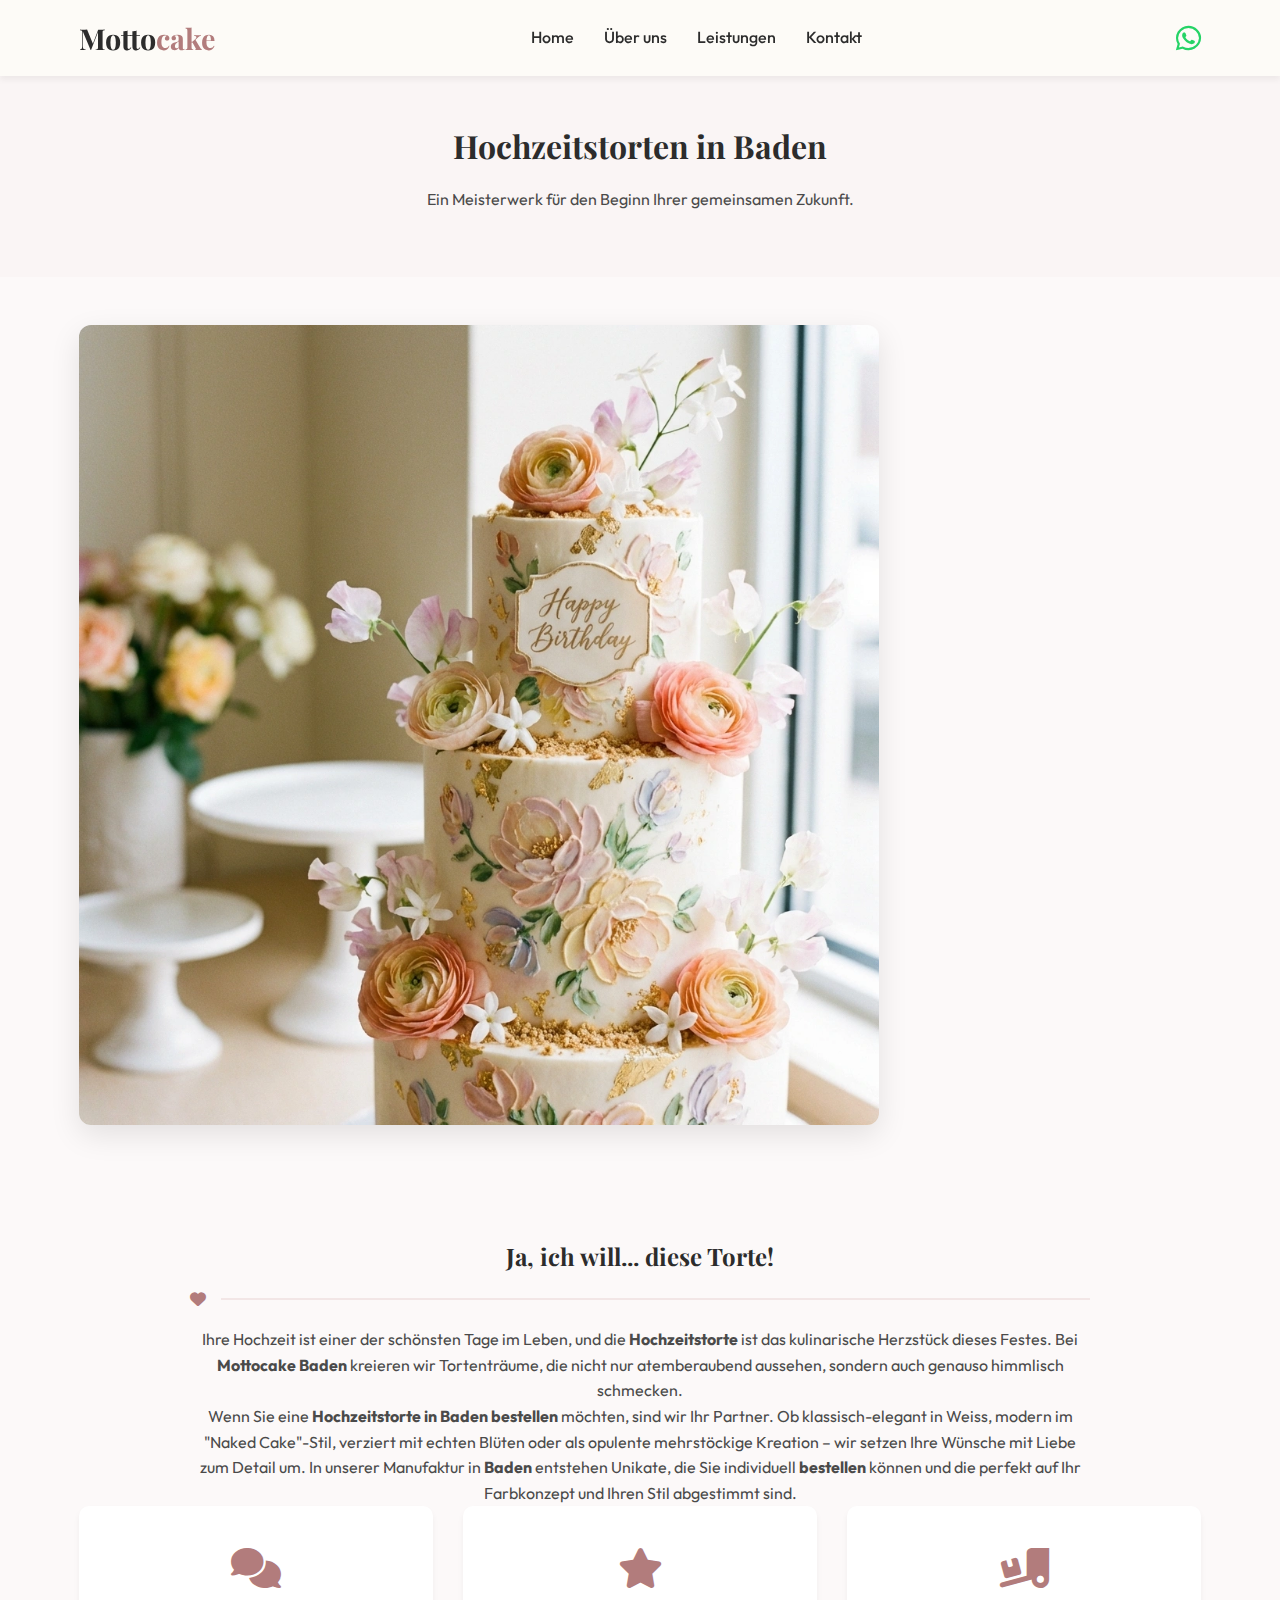
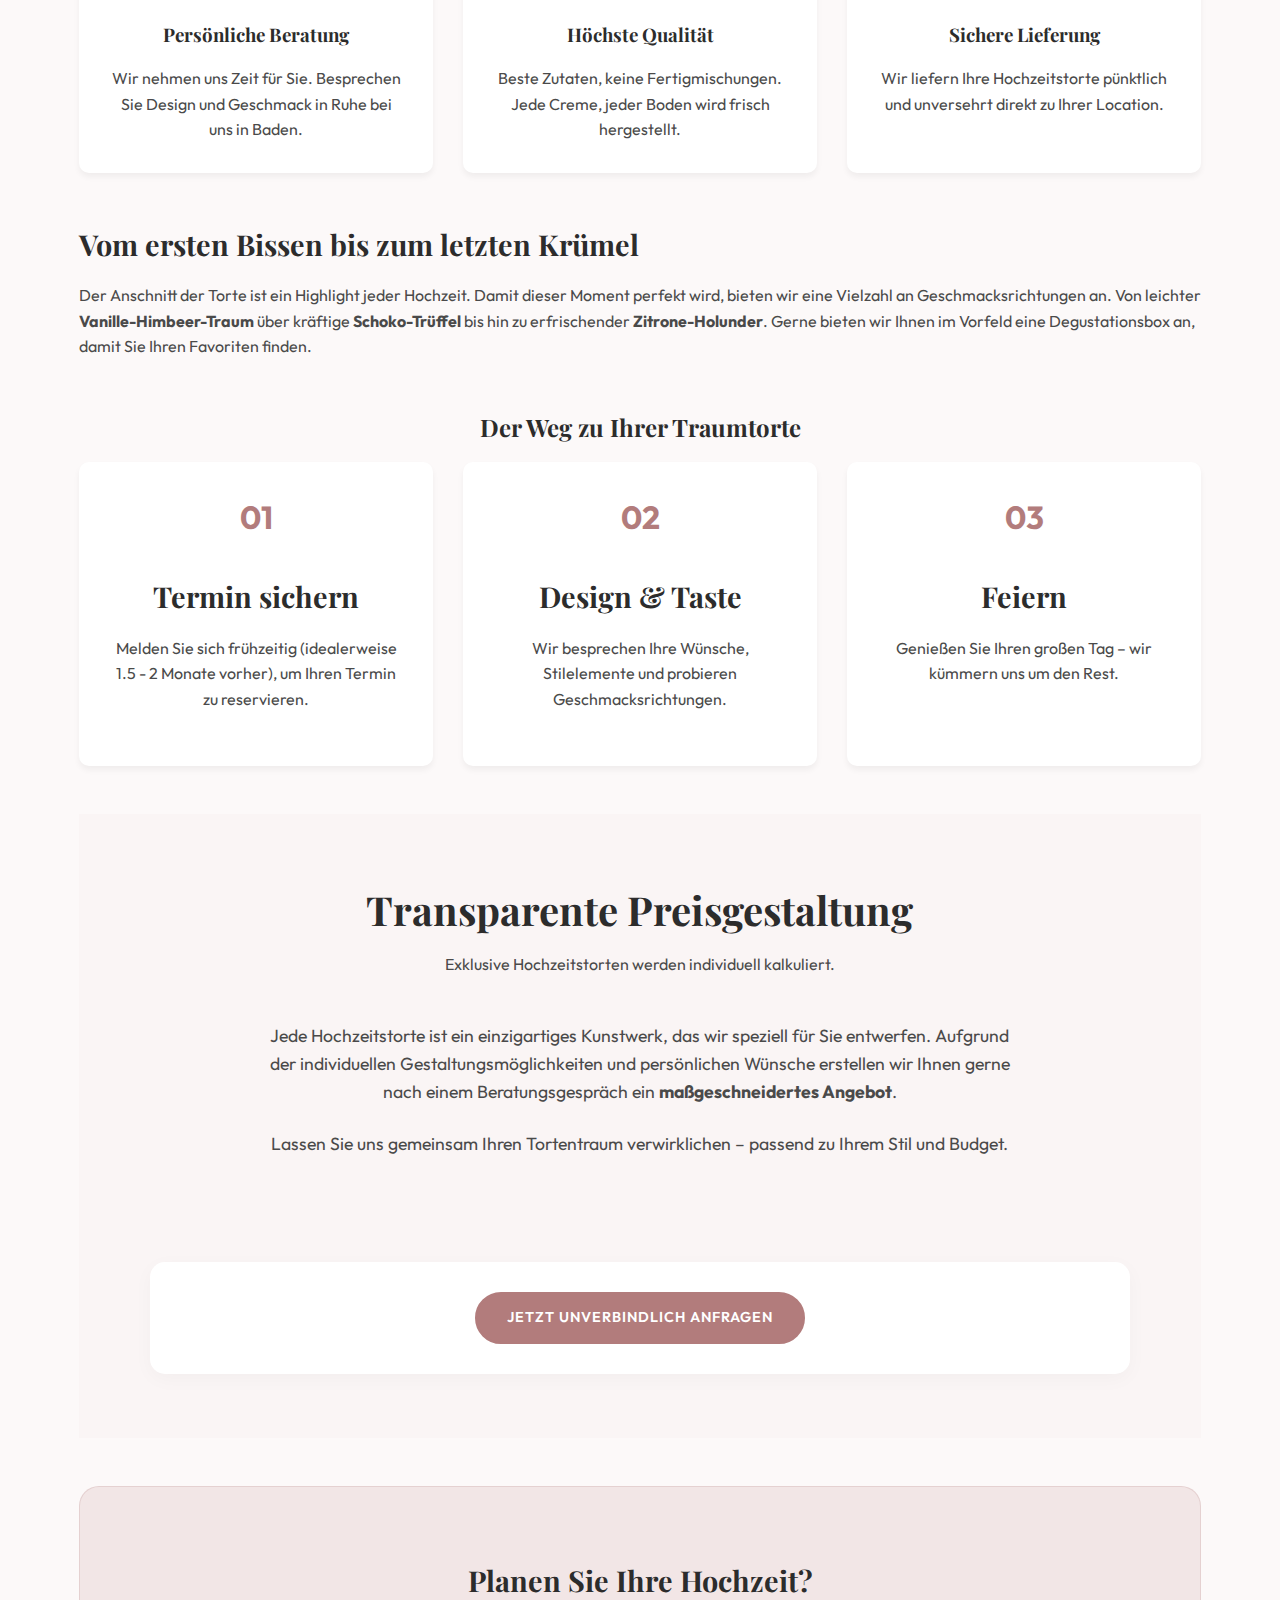
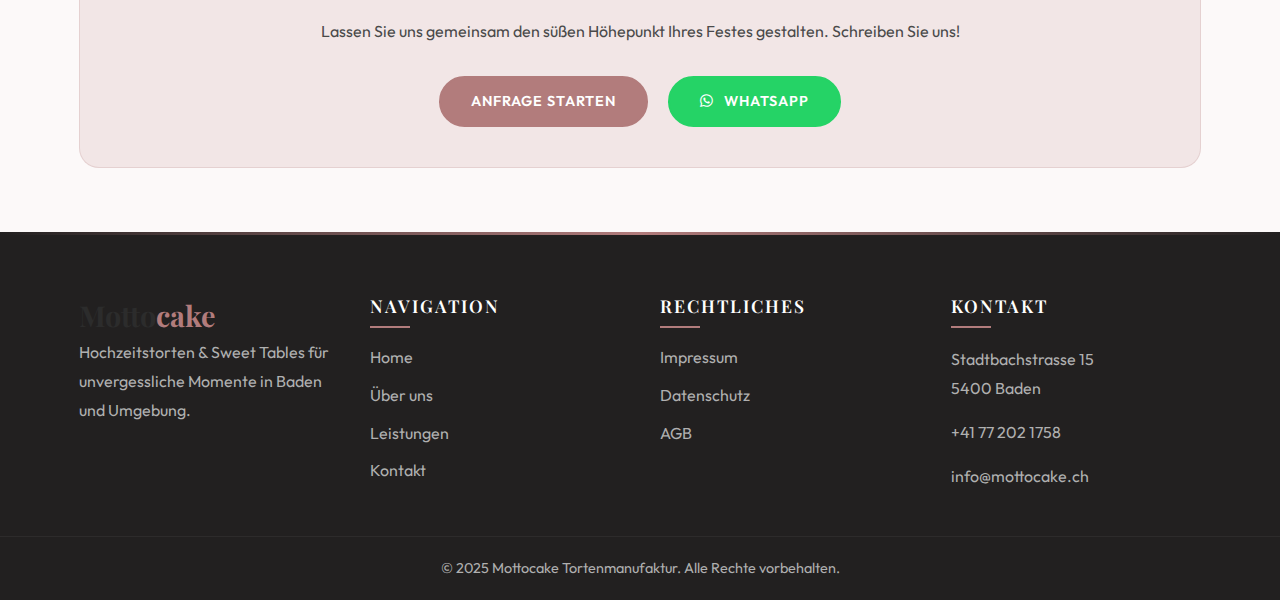
<file: hochzeitstorten-baden.html>
<!DOCTYPE html>
<html lang="de">

<head>
    <meta charset="UTF-8">
    <meta name="viewport" content="width=device-width, initial-scale=1.0">
    <title>Hochzeitstorten Baden | Exklusive Torten für Ihren schönsten Tag</title>
    <meta name="description"
        content="Traumhafte Hochzeitstorten in Baden & Aargau. Individuelles Design, handgemacht & Lieferung zur Location. Vereinbaren Sie jetzt Ihr Degustationsgespräch!">
    <meta name="keywords"
        content="Hochzeitstorte Baden, Torte Hochzeit Aargau, Wedding Cake Baden, Exklusive Torten, Tortenmanufaktur Baden, Heiratstorte bestellen">
    <link rel="canonical" href="https://mottocake.ch/hochzeitstorten-baden.html">

    <!-- Open Graph -->
    <meta property="og:title" content="Hochzeitstorten Baden | Mottocake Tortenmanufaktur">
    <meta property="og:description"
        content="Verleihen Sie Ihrer Hochzeit mit einer exklusiven Torte von Mottocake den perfekten süßen Rahmen. Handgemacht in Baden.">
    <meta property="og:image" content="https://mottocake.ch/images/hero.webp">
    <meta property="og:url" content="https://mottocake.ch/hochzeitstorten-baden.html">
    <meta property="og:type" content="website">

    <link rel="stylesheet" href="css/style.css">
    <link rel="stylesheet" href="https://cdnjs.cloudflare.com/ajax/libs/font-awesome/6.4.0/css/all.min.css">
    <link
        href="https://fonts.googleapis.com/css2?family=Outfit:wght@300;400;600;700&family=Playfair+Display:ital,wght@0,400;0,700;1,400&display=swap"
        rel="stylesheet">

    <!-- JSON-LD Schema.org -->
    <script type="application/ld+json">
    {
      "@context": "https://schema.org",
      "@type": "Service",
      "name": "Hochzeitstorten Baden",
      "provider": {
        "@type": "Bakery",
        "name": "Mottocake Tortenmanufaktur",
        "address": {
          "@type": "PostalAddress",
          "streetAddress": "Stadtbachstrasse 15",
          "addressLocality": "Baden",
          "postalCode": "5400",
          "addressCountry": "CH"
        }
      },
      "areaServed": "Baden, Aargau, Zürich",
      "description": "Design und Herstellung von exklusiven Hochzeitstorten in Baden."
    }
    </script>
</head>

<body>

    <header class="header">
        <div class="container header-container">
            <a href="index.html" class="logo">Motto<span class="logo-accent">cake</span></a>
            <button class="mobile-nav-toggle" aria-label="Menü öffnen">
                <i class="fa-solid fa-bars"></i>
            </button>
            <nav class="main-nav">
                <ul class="nav-list">
                    <li><a href="index.html">Home</a></li>
                    <li><a href="ueber-uns.html">Über uns</a></li>
                    <!-- <li><a href="galerie.html">Galerie</a></li> -->
                    <li><a href="leistungen.html">Leistungen</a></li>
                    <li><a href="kontakt.html">Kontakt</a></li>
                </ul>
            </nav>
            <a href="https://wa.me/41772021758" class="header-whatsapp-btn" target="_blank"
                aria-label="Kontakt via WhatsApp"><i class="fa-brands fa-whatsapp"></i></a>
        </div>
    </header>

    <section class="page-header section-padding bg-cream" style="padding-top: 120px;">
        <div class="container text-center">
            <h1>Hochzeitstorten in Baden</h1>
            <p>Ein Meisterwerk für den Beginn Ihrer gemeinsamen Zukunft.</p>
        </div>
    </section>

    <!-- Hero Image Section (Replacing generic slider for specific wedding focus as requested) -->
    <div class="container mt-4 mb-4">
        <div style="text-align: center;">
            <img src="images/hero.webp" alt="Exklusive Hochzeitstorte Baden"
                style="max-width: 800px; width: 100%; height: auto; border-radius: 12px; box-shadow: 0 10px 30px rgba(0,0,0,0.1);">
        </div>
    </div>

    <section class="seo-detail-section section-padding">
        <div class="container">
            <div class="seo-text-centered text-center mb-4" style="max-width: 900px; margin: 0 auto;">
                <h2 class="mb-1">Ja, ich will... diese Torte!</h2>
                <div class="separator mb-2"><i class="fa-solid fa-heart"></i></div>
                <p>Ihre Hochzeit ist einer der schönsten Tage im Leben, und die <strong>Hochzeitstorte</strong> ist
                    das
                    kulinarische Herzstück dieses Festes. Bei <strong>Mottocake Baden</strong> kreieren wir
                    Tortenträume,
                    die nicht nur atemberaubend aussehen, sondern auch genauso himmlisch schmecken.</p>

                <p>Wenn Sie eine <strong>Hochzeitstorte in Baden bestellen</strong> möchten, sind wir Ihr Partner.
                    Ob
                    klassisch-elegant in Weiss, modern im "Naked Cake"-Stil, verziert mit echten Blüten oder
                    als opulente mehrstöckige Kreation – wir setzen Ihre Wünsche mit Liebe zum Detail um.
                    In unserer Manufaktur in <strong>Baden</strong> entstehen Unikate, die Sie individuell
                    <strong>bestellen</strong> können und die perfekt auf Ihr Farbkonzept und Ihren Stil abgestimmt
                    sind.
                </p>
            </div>

            <!-- Benefits / Why Us -->
            <div class="features-grid mb-4">
                <div class="feature-card">
                    <div class="icon-box"><i class="fa-solid fa-comments"></i></div>
                    <h3>Persönliche Beratung</h3>
                    <p>Wir nehmen uns Zeit für Sie. Besprechen Sie Design und Geschmack in Ruhe bei uns in Baden.</p>
                </div>
                <div class="feature-card">
                    <div class="icon-box"><i class="fa-solid fa-star"></i></div>
                    <h3>Höchste Qualität</h3>
                    <p>Beste Zutaten, keine Fertigmischungen. Jede Creme, jeder Boden wird frisch hergestellt.</p>
                </div>
                <div class="feature-card">
                    <div class="icon-box"><i class="fa-solid fa-truck-ramp-box"></i></div>
                    <h3>Sichere Lieferung</h3>
                    <p>Wir liefern Ihre Hochzeitstorte pünktlich und unversehrt direkt zu Ihrer Location.</p>
                </div>
            </div>

            <div class="seo-content-full">
                <h3>Vom ersten Bissen bis zum letzten Krümel</h3>
                <p>Der Anschnitt der Torte ist ein Highlight jeder Hochzeit. Damit dieser Moment perfekt wird, bieten
                    wir
                    eine Vielzahl an Geschmacksrichtungen an. Von leichter <strong>Vanille-Himbeer-Traum</strong> über
                    kräftige <strong>Schoko-Trüffel</strong> bis hin zu erfrischender <strong>Zitrone-Holunder</strong>.
                    Gerne bieten wir Ihnen im Vorfeld eine Degustationsbox an, damit Sie Ihren Favoriten finden.</p>

                <!-- How to order steps -->
                <div class="how-it-works mt-4 mb-4">
                    <h2 class="text-center mb-2">Der Weg zu Ihrer Traumtorte</h2>
                    <div class="features-grid">
                        <div class="feature-card">
                            <span class="step-number"
                                style="font-size: 2rem; color: var(--primary-color); font-weight: 700;">01</span>
                            <h3>Termin sichern</h3>
                            <p>Melden Sie sich frühzeitig (idealerweise 1.5 - 2 Monate vorher), um Ihren Termin zu
                                reservieren.</p>
                        </div>
                        <div class="feature-card">
                            <span class="step-number"
                                style="font-size: 2rem; color: var(--primary-color); font-weight: 700;">02</span>
                            <h3>Design & Taste</h3>
                            <p>Wir besprechen Ihre Wünsche, Stilelemente und probieren Geschmacksrichtungen.</p>
                        </div>
                        <div class="feature-card">
                            <span class="step-number"
                                style="font-size: 2rem; color: var(--primary-color); font-weight: 700;">03</span>
                            <h3>Feiern</h3>
                            <p>Genießen Sie Ihren großen Tag – wir kümmern uns um den Rest.</p>
                        </div>
                    </div>
                </div>


                <section class="pricing section-padding bg-cream">
                    <div class="container">
                        <div class="section-title text-center">
                            <h2>Transparente Preisgestaltung</h2>
                            <p>Exklusive Hochzeitstorten werden individuell kalkuliert.</p>
                        </div>

                        <div class="pricing-text text-center custom-pricing-message"
                            style="max-width: 800px; margin: 0 auto; padding: 20px;">
                            <p style="font-size: 1.1rem; line-height: 1.6; color: var(--text-color);">
                                Jede Hochzeitstorte ist ein einzigartiges Kunstwerk, das wir speziell für Sie entwerfen.
                                Aufgrund der individuellen Gestaltungsmöglichkeiten und persönlichen Wünsche erstellen
                                wir Ihnen gerne nach einem Beratungsgespräch ein <strong>maßgeschneidertes
                                    Angebot</strong>.
                            </p>
                            <p style="font-size: 1.1rem; line-height: 1.6; color: var(--text-color); margin-top: 15px;">
                                Lassen Sie uns gemeinsam Ihren Tortentraum verwirklichen – passend zu Ihrem Stil und
                                Budget.
                            </p>
                        </div>

                        <div class="pricing-notes">
                            <div class="text-center mt-3">
                                <a href="kontakt.html" class="btn btn-primary">Jetzt unverbindlich anfragen</a>
                            </div>
                        </div>
                    </div>
                </section>

                <div class="cta-box text-center mt-4">
                    <h3>Planen Sie Ihre Hochzeit?</h3>
                    <p>Lassen Sie uns gemeinsam den süßen Höhepunkt Ihres Festes gestalten. Schreiben Sie uns!</p>
                    <div class="seo-btns mt-2"
                        style="display: flex; justify-content: center; gap: 20px; flex-wrap: wrap;">
                        <a href="kontakt.html" class="btn btn-primary">Anfrage starten</a>
                        <a href="https://wa.me/41772021758" class="btn btn-whatsapp"><i
                                class="fa-brands fa-whatsapp"></i> WhatsApp</a>
                    </div>
                </div>
            </div>
        </div>
    </section>

    <footer class="footer">
        <div class="container footer-grid">
            <div class="footer-col">
                <a href="index.html" class="logo">Motto<span class="logo-accent">cake</span></a>
                <p>Hochzeitstorten & Sweet Tables für unvergessliche Momente in Baden und Umgebung.</p>
            </div>
            <div class="footer-col">
                <h4>Navigation</h4>
                <ul>
                    <li><a href="index.html">Home</a></li>
                    <li><a href="ueber-uns.html">Über uns</a></li>
                    <li><a href="leistungen.html">Leistungen</a></li>
                    <li><a href="kontakt.html">Kontakt</a></li>
                </ul>
            </div>
            <div class="footer-col">
                <h4>Rechtliches</h4>
                <ul>
                    <li><a href="impressum.html">Impressum</a></li>
                    <li><a href="datenschutz.html">Datenschutz</a></li>
                    <li><a href="agb.html">AGB</a></li>
                </ul>
            </div>
            <div class="footer-col">
                <h4>Kontakt</h4>
                <p>Stadtbachstrasse 15<br>5400 Baden</p>
                <p>+41 77 202 1758</p>
                <p>info@mottocake.ch</p>
            </div>
        </div>
        <div class="footer-bottom text-center">
            <p>&copy; 2025 Mottocake Tortenmanufaktur. Alle Rechte vorbehalten.</p>
        </div>
    </footer>

    <script src="js/script.js"></script>
</body>

</html>
</file>
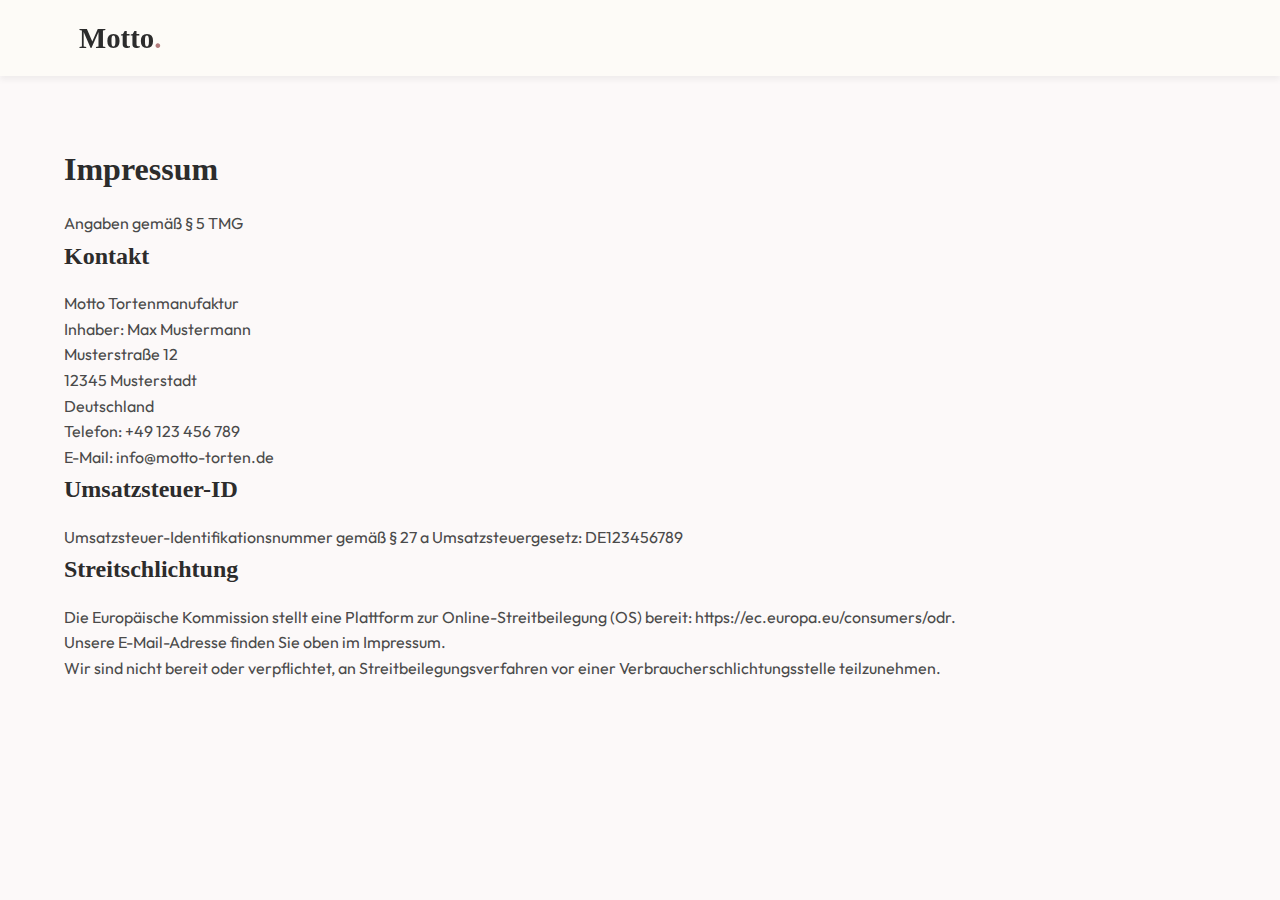
<file: impressum.html>
<!DOCTYPE html>
<html lang="de">

<head>
    <meta charset="UTF-8">
    <meta name="viewport" content="width=device-width, initial-scale=1.0">
    <title>Impressum - Motto Torten</title>
    <link rel="stylesheet" href="css/style.css">
    <link href="https://fonts.googleapis.com/css2?family=Outfit:wght@300;400;600;700&display=swap" rel="stylesheet">
</head>

<body>
    <header class="header">
        <div class="container header-container">
            <a href="index.html" class="logo">Motto<span class="logo-accent">.</span></a>
        </div>
    </header>

    <div class="container section-padding" style="margin-top: 80px;">
        <h1>Impressum</h1>
        <p>Angaben gemäß § 5 TMG</p>

        <h2>Kontakt</h2>
        <p>Motto Tortenmanufaktur</p>
        <p>Inhaber: Max Mustermann</p>
        <p>Musterstraße 12</p>
        <p>12345 Musterstadt</p>
        <p>Deutschland</p>

        <p>Telefon: +49 123 456 789</p>
        <p>E-Mail: info@motto-torten.de</p>

        <h2>Umsatzsteuer-ID</h2>
        <p>Umsatzsteuer-Identifikationsnummer gemäß § 27 a Umsatzsteuergesetz: DE123456789</p>

        <h2>Streitschlichtung</h2>
        <p>Die Europäische Kommission stellt eine Plattform zur Online-Streitbeilegung (OS) bereit:
            https://ec.europa.eu/consumers/odr.<br> Unsere E-Mail-Adresse finden Sie oben im Impressum.</p>
        <p>Wir sind nicht bereit oder verpflichtet, an Streitbeilegungsverfahren vor einer Verbraucherschlichtungsstelle
            teilzunehmen.</p>
    </div>
</body>

</html>
</file>
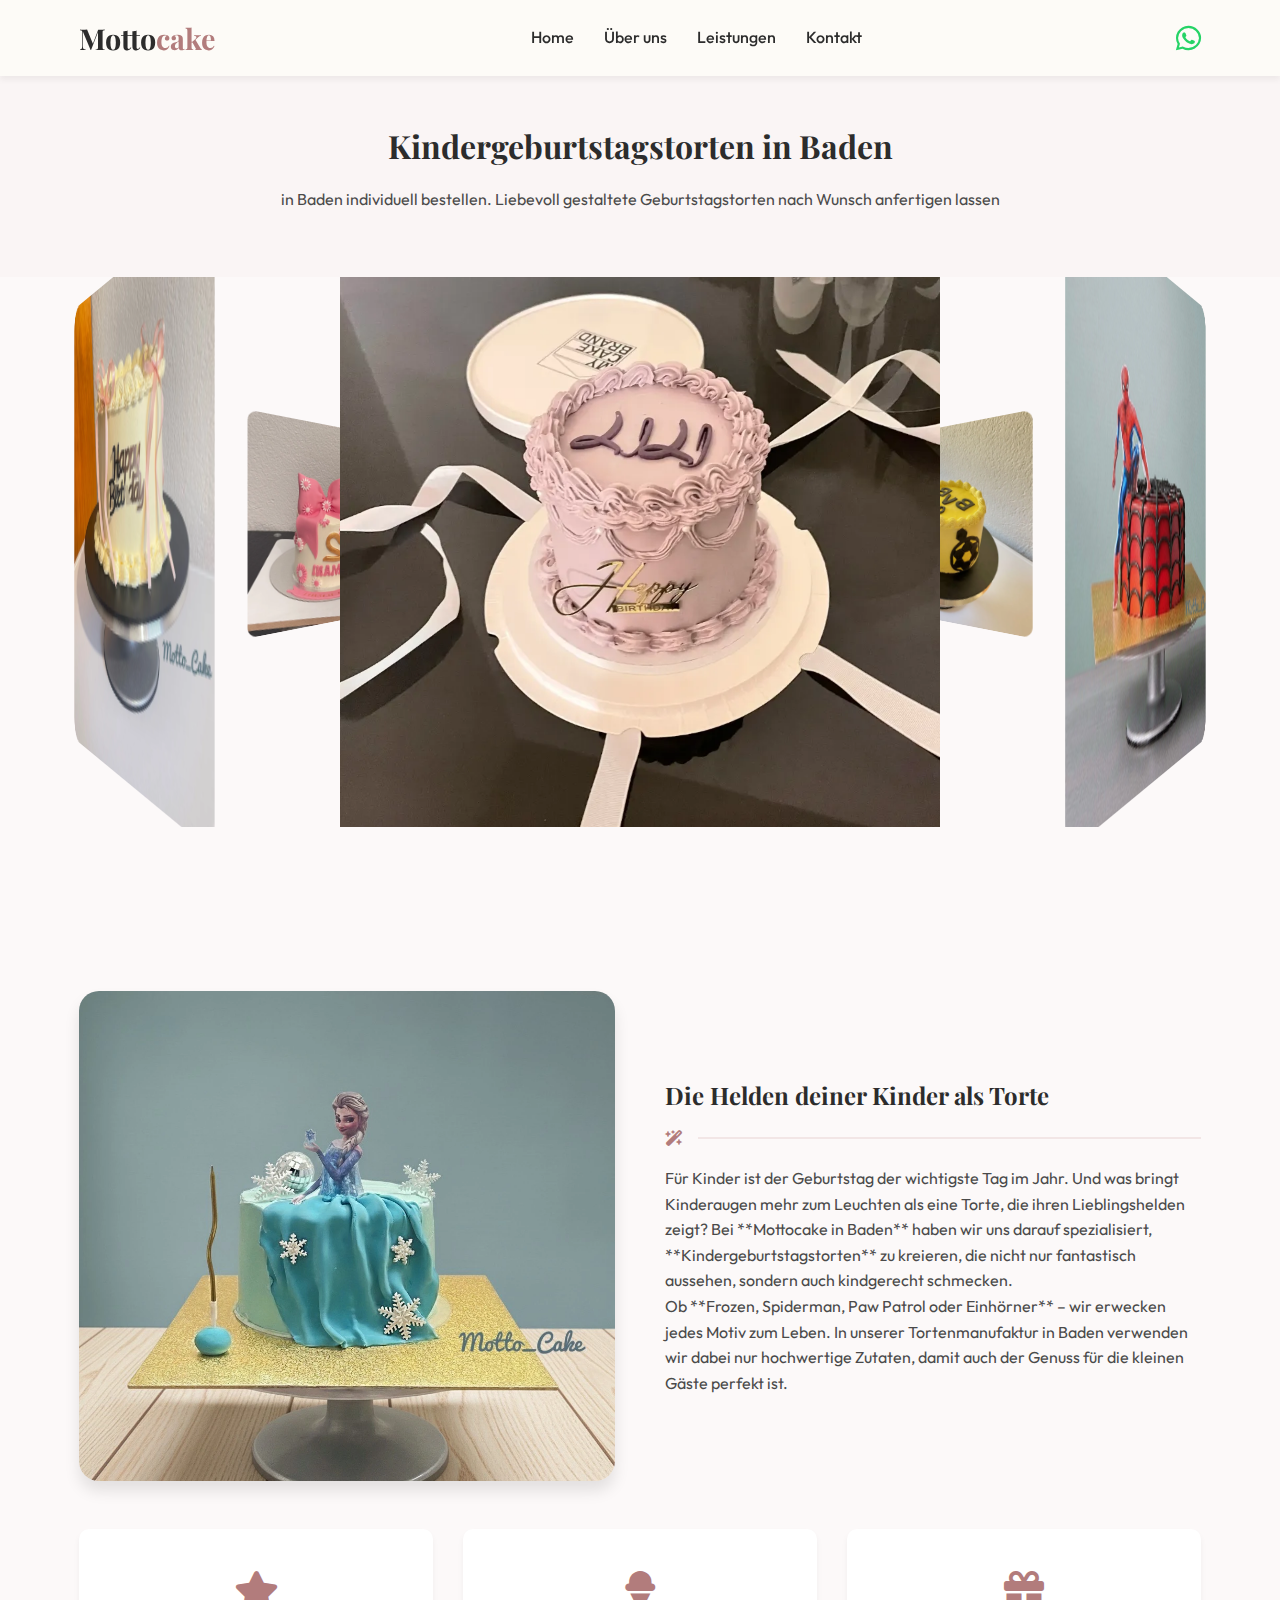
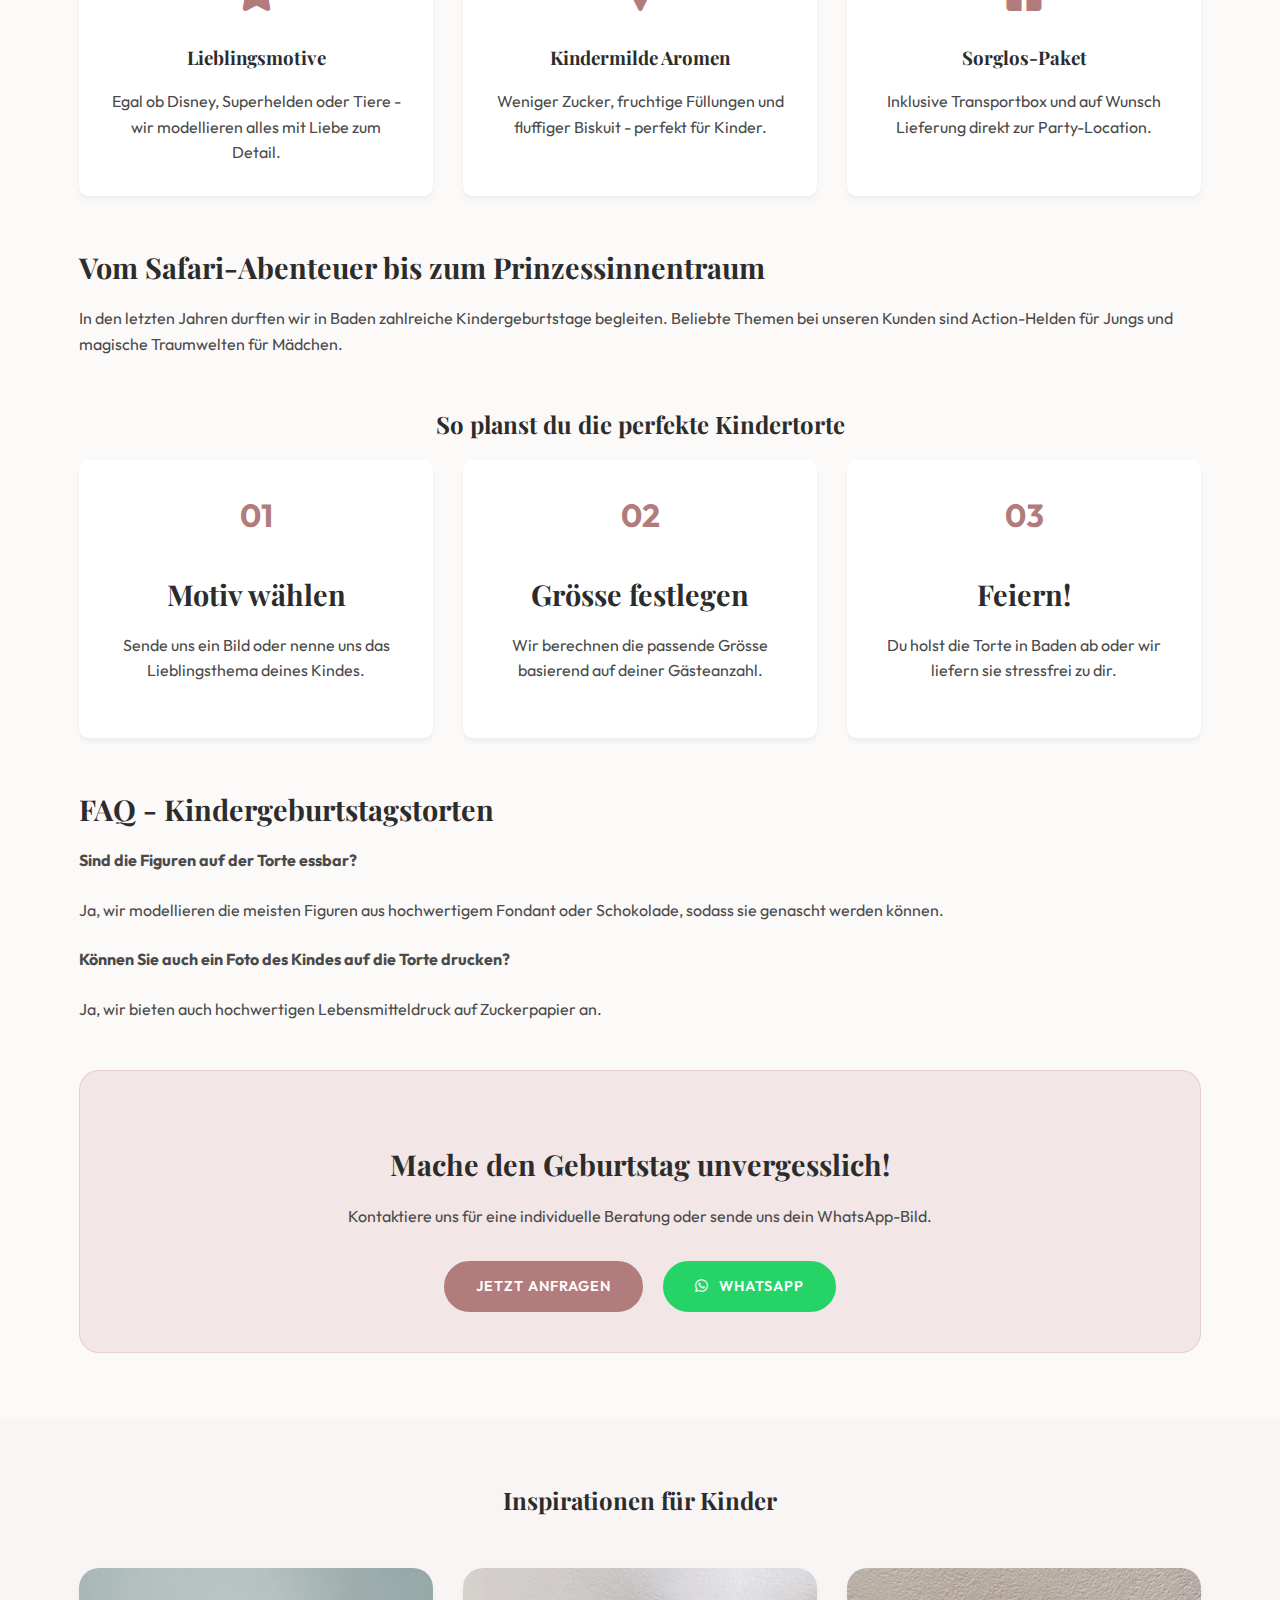
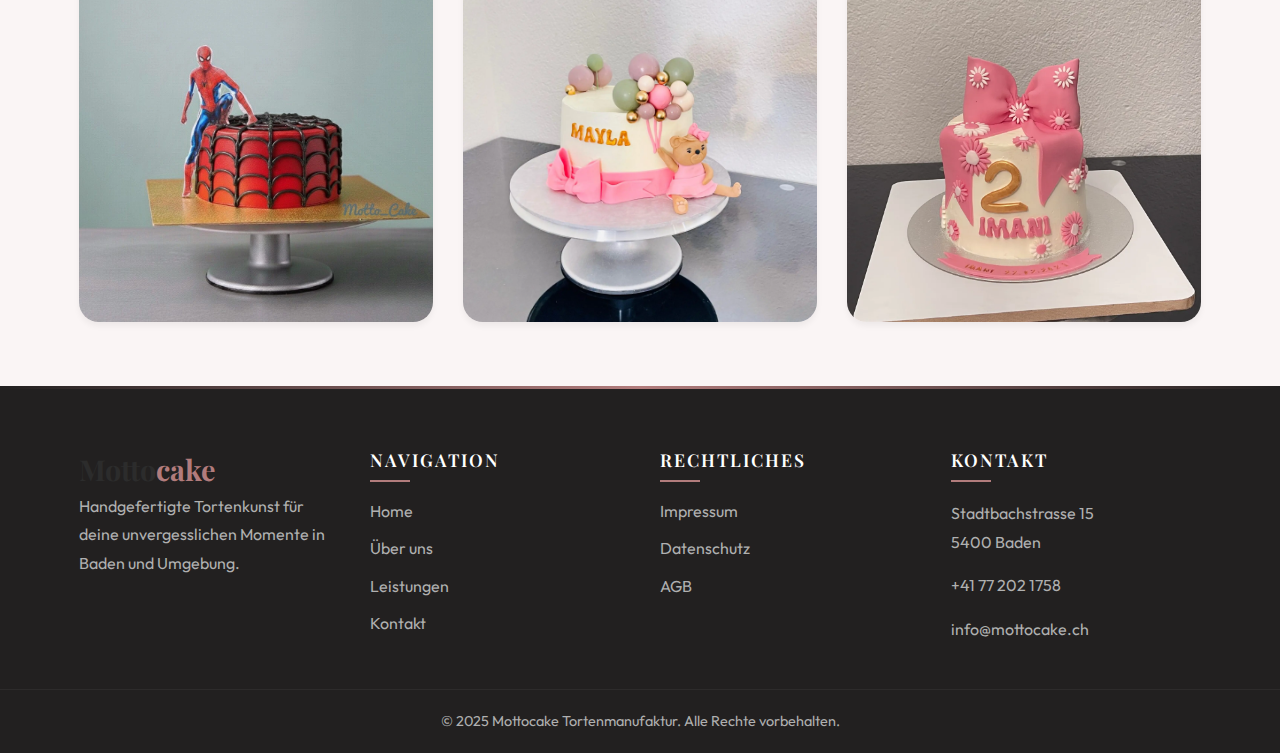
<file: kindergeburtstagstorten-baden.html>
<!DOCTYPE html>
<html lang="de">

<head>
    <meta charset="UTF-8">
    <meta name="viewport" content="width=device-width, initial-scale=1.0">
    <title>Kindergeburtstagstorte Baden | Individuelle Motivtorten für Kinder</title>
    <meta name="description"
        content="Schenke deinem Kind ein strahlendes Lächeln mit einer individuellen Kindergeburtstagstorte in Baden. Elsa, Spiderman & mehr - handgemacht & frisch geliefert!">
    <meta name="keywords"
        content="Kindergeburtstagstorte Baden, Kindertorte bestellen, Motivtorte Kinder Aargau, Elsa Torte Baden, Spiderman Torte Baden">
    <link rel="canonical" href="https://mottocake.ch/kindergeburtstagstorten-baden.html">

    <!-- Open Graph -->
    <meta property="og:title" content="Kindergeburtstagstorte Baden | Mottocake">
    <meta property="og:description" content="Individuelle Torten für Kinder in Baden bestellen.">
    <meta property="og:image" content="https://mottocake.ch/images/frozen-kindergeburtstagstorte-baden.webp">
    <meta property="og:url" content="https://mottocake.ch/kindergeburtstagstorten-baden.html">

    <link rel="stylesheet" href="css/style.css">
    <link rel="stylesheet" href="https://cdnjs.cloudflare.com/ajax/libs/font-awesome/6.4.0/css/all.min.css">
    <link
        href="https://fonts.googleapis.com/css2?family=Outfit:wght@300;400;600;700&family=Playfair+Display:ital,wght@0,400;0,700;1,400&display=swap"
        rel="stylesheet">

    <!-- JSON-LD Schema.org -->
    <script type="application/ld+json">
    {
      "@context": "https://schema.org",
      "@type": "Service",
      "name": "Kindergeburtstagstorten Baden",
      "provider": {
        "@type": "Bakery",
        "name": "Mottocake Tortenmanufaktur",
        "address": {
          "@type": "PostalAddress",
          "streetAddress": "Stadtbachstrasse 15",
          "addressLocality": "Baden",
          "postalCode": "5400",
          "addressCountry": "CH"
        }
      },
      "areaServed": "Baden, Aargau",
      "description": "Individuelle Motivtorten für Kindergeburtstage in Baden bestellen."
    }
    </script>
</head>

<body>

    <header class="header">
        <div class="container header-container">
            <a href="index.html" class="logo">Motto<span class="logo-accent">cake</span></a>
            <button class="mobile-nav-toggle" aria-label="Menü öffnen">
                <i class="fa-solid fa-bars"></i>
            </button>
            <nav class="main-nav">
                <ul class="nav-list">
                    <li><a href="index.html">Home</a></li>
                    <li><a href="ueber-uns.html">Über uns</a></li>
                    <!-- <li><a href="galerie.html">Galerie</a></li> -->
                    <li><a href="leistungen.html">Leistungen</a></li>
                    <li><a href="kontakt.html">Kontakt</a></li>
                </ul>
            </nav>
            <a href="https://wa.me/41772021758" class="header-whatsapp-btn" target="_blank"
                aria-label="Kontakt via WhatsApp"><i class="fa-brands fa-whatsapp"></i></a>
        </div>
    </header>

    <section class="page-header section-padding bg-cream" style="padding-top: 120px;">
        <div class="container text-center">
            <h1>Kindergeburtstagstorten in Baden</h1>
            <p>in Baden individuell bestellen. Liebevoll gestaltete Geburtstagstorten nach Wunsch anfertigen lassen</p>
        </div>
    </section>

    <div class="banner">
        <div class="slider-3d-cover" style="--quantity: 10">
            <div class="slider-3d-item" style="--position: 1">
                <img src="images/princessinnen-geburtstagstorte-baden.webp"
                    alt="Fruchtige Geburtstagstorte bestellen Baden" />
            </div>
            <div class="slider-3d-item" style="--position: 2">
                <img src="images/spiderman-geburtstagstorte-kinder-baden.webp"
                    alt="Individuelle Motivtorte Baden Design" />
            </div>
            <div class="slider-3d-item" style="--position: 3">
                <img src="images/paw-patrol-kindergeburtstagstorte-baden.webp" alt="Personalisierte Torte Baden" />
            </div>
            <div class="slider-3d-item" style="--position: 4">
                <img src="images/fussball-geburtstagstorte-bestellen.webp" alt="Handgemachte Geburtstagstorte Aargau" />
            </div>
            <div class="slider-3d-item" style="--position: 5">
                <img src="images/frozen-kindergeburtstagstorte-baden.webp" alt="Festliche Torte Baden" />
            </div>
            <div class="slider-3d-item" style="--position: 6">
                <img src="images/kinder-torte-bestellen-baden-individuell.webp" alt="Exklusives Tortendesign Baden" />
            </div>
            <div class="slider-3d-item" style="--position: 7">
                <img src="images/schmetterling-torte-baden-bestellen.webp" alt="Moderne Torte bestellen Baden" />
            </div>
            <div class="slider-3d-item" style="--position: 8">
                <img src="images/torte-bestellen-geburtstagstorte-mit-schleife-ch.webp"
                    alt="Kreative Motivtorte Baden" />
            </div>
            <div class="slider-3d-item" style="--position: 9">
                <img src="images/personalisierte-torte-baden-feier.webp" alt="Torte für Geburtstagsfeier Baden" />
            </div>
            <div class="slider-3d-item" style="--position: 10">
                <img src="images/handgemachte-geburtstagstorte-baden.webp" alt="Prinzessinnen Torte Baden bestellen" />
            </div>
        </div>
    </div>

    <section class="seo-detail-section section-padding">
        <div class="container">
            <div class="grid-2-cols align-center mb-4">
                <div class="seo-image">
                    <img src="images/frozen-kindergeburtstagstorte-baden.webp"
                        alt="Kindergeburtstagstorte Frozen Elsa Baden" class="rounded-shadow">
                </div>
                <div class="seo-text">
                    <h2 class="mb-1">Die Helden deiner Kinder als Torte</h2>
                    <div class="separator mb-2"><i class="fa-solid fa-wand-magic-sparkles"></i></div>
                    <p>Für Kinder ist der Geburtstag der wichtigste Tag im Jahr. Und was bringt Kinderaugen mehr zum
                        Leuchten als eine Torte, die ihren Lieblingshelden zeigt? Bei **Mottocake in Baden** haben wir
                        uns darauf spezialisiert, **Kindergeburtstagstorten** zu kreieren, die nicht nur fantastisch
                        aussehen, sondern auch kindgerecht schmecken.</p>

                    <p>Ob **Frozen, Spiderman, Paw Patrol oder Einhörner** – wir erwecken jedes Motiv zum Leben. In
                        unserer Tortenmanufaktur in Baden verwenden wir dabei nur hochwertige Zutaten, damit auch der
                        Genuss für die kleinen Gäste perfekt ist.</p>
                </div>
            </div>

            <!-- Benefits -->
            <div class="features-grid mb-4">
                <div class="feature-card">
                    <div class="icon-box"><i class="fa-solid fa-star"></i></div>
                    <h3>Lieblingsmotive</h3>
                    <p>Egal ob Disney, Superhelden oder Tiere - wir modellieren alles mit Liebe zum Detail.</p>
                </div>
                <div class="feature-card">
                    <div class="icon-box"><i class="fa-solid fa-ice-cream"></i></div>
                    <h3>Kindermilde Aromen</h3>
                    <p>Weniger Zucker, fruchtige Füllungen und fluffiger Biskuit - perfekt für Kinder.</p>
                </div>
                <div class="feature-card">
                    <div class="icon-box"><i class="fa-solid fa-gift"></i></div>
                    <h3>Sorglos-Paket</h3>
                    <p>Inklusive Transportbox und auf Wunsch Lieferung direkt zur Party-Location.</p>
                </div>
            </div>

            <div class="seo-content-full">
                <h3>Vom Safari-Abenteuer bis zum Prinzessinnentraum</h3>
                <p>In den letzten Jahren durften wir in Baden zahlreiche Kindergeburtstage begleiten. Beliebte Themen
                    bei unseren Kunden sind Action-Helden für Jungs und magische Traumwelten für Mädchen.</p>

                <div class="how-it-works mt-4 mb-4">
                    <h2 class="text-center mb-2">So planst du die perfekte Kindertorte</h2>
                    <div class="features-grid">
                        <div class="feature-card">
                            <span class="step-number"
                                style="font-size: 2rem; color: var(--primary-color); font-weight: 700;">01</span>
                            <h3>Motiv wählen</h3>
                            <p>Sende uns ein Bild oder nenne uns das Lieblingsthema deines Kindes.</p>
                        </div>
                        <div class="feature-card">
                            <span class="step-number"
                                style="font-size: 2rem; color: var(--primary-color); font-weight: 700;">02</span>
                            <h3>Grösse festlegen</h3>
                            <p>Wir berechnen die passende Grösse basierend auf deiner Gästeanzahl.</p>
                        </div>
                        <div class="feature-card">
                            <span class="step-number"
                                style="font-size: 2rem; color: var(--primary-color); font-weight: 700;">03</span>
                            <h3>Feiern!</h3>
                            <p>Du holst die Torte in Baden ab oder wir liefern sie stressfrei zu dir.</p>
                        </div>
                    </div>
                </div>

                <h3>FAQ - Kindergeburtstagstorten</h3>
                <div class="faq-container mb-4">
                    <div class="faq-item mb-2">
                        <p><strong>Sind die Figuren auf der Torte essbar?</strong></p>
                        <p>Ja, wir modellieren die meisten Figuren aus hochwertigem Fondant oder Schokolade, sodass sie
                            genascht werden können.</p>
                    </div>
                    <div class="faq-item mb-2">
                        <p><strong>Können Sie auch ein Foto des Kindes auf die Torte drucken?</strong></p>
                        <p>Ja, wir bieten auch hochwertigen Lebensmitteldruck auf Zuckerpapier an.</p>
                    </div>
                </div>

                <div class="cta-box text-center mt-4">
                    <h3>Mache den Geburtstag unvergesslich!</h3>
                    <p>Kontaktiere uns für eine individuelle Beratung oder sende uns dein WhatsApp-Bild.</p>
                    <div class="seo-btns mt-2"
                        style="display: flex; justify-content: center; gap: 20px; flex-wrap: wrap;">
                        <a href="kontakt.html" class="btn btn-primary">Jetzt anfragen</a>
                        <a href="https://wa.me/41772021758" class="btn btn-whatsapp"><i
                                class="fa-brands fa-whatsapp"></i> WhatsApp</a>
                    </div>
                </div>
            </div>
        </div>
    </section>

    <!-- Gallery Inspiration -->
    <section class="related-gallery section-padding bg-cream">
        <div class="container">
            <h2 class="text-center mb-4">Inspirationen für Kinder</h2>
            <div class="gallery-page-grid">
                <div class="gallery-card">
                    <img src="images/spiderman-geburtstagstorte-kinder-baden.webp" alt="Spiderman Torte Baden">
                </div>
                <div class="gallery-card">
                    <img src="images/paw-patrol-kindergeburtstagstorte-baden.webp" alt="Paw Patrol Torte Baden">
                </div>
                <div class="gallery-card">
                    <img src="images/torte-bestellen-geburtstagstorte-mit-schleife-ch.webp"
                        alt="Mosaik Torte für Kinder">
                </div>
            </div>
        </div>
    </section>

    <footer class="footer">
        <div class="container footer-grid">
            <div class="footer-col">
                <a href="index.html" class="logo">Motto<span class="logo-accent">cake</span></a>
                <p>Handgefertigte Tortenkunst für deine unvergesslichen Momente in Baden und Umgebung.</p>
            </div>
            <div class="footer-col">
                <h4>Navigation</h4>
                <ul>
                    <li><a href="index.html">Home</a></li>
                    <li><a href="ueber-uns.html">Über uns</a></li>
                    <!-- <li><a href="galerie.html">Galerie</a></li> -->
                    <li><a href="leistungen.html">Leistungen</a></li>
                    <li><a href="kontakt.html">Kontakt</a></li>
                </ul>
            </div>
            <div class="footer-col">
                <h4>Rechtliches</h4>
                <ul>
                    <li><a href="impressum.html">Impressum</a></li>
                    <li><a href="datenschutz.html">Datenschutz</a></li>
                    <li><a href="agb.html">AGB</a></li>
                </ul>
            </div>
            <div class="footer-col">
                <h4>Kontakt</h4>
                <p>Stadtbachstrasse 15<br>5400 Baden</p>
                <p>+41 77 202 1758</p>
                <p>info@mottocake.ch</p>
            </div>
        </div>
        <div class="footer-bottom text-center">
            <p>&copy; 2025 Mottocake Tortenmanufaktur. Alle Rechte vorbehalten.</p>
        </div>
    </footer>

    <script src="js/script.js"></script>
</body>

</html>
</file>
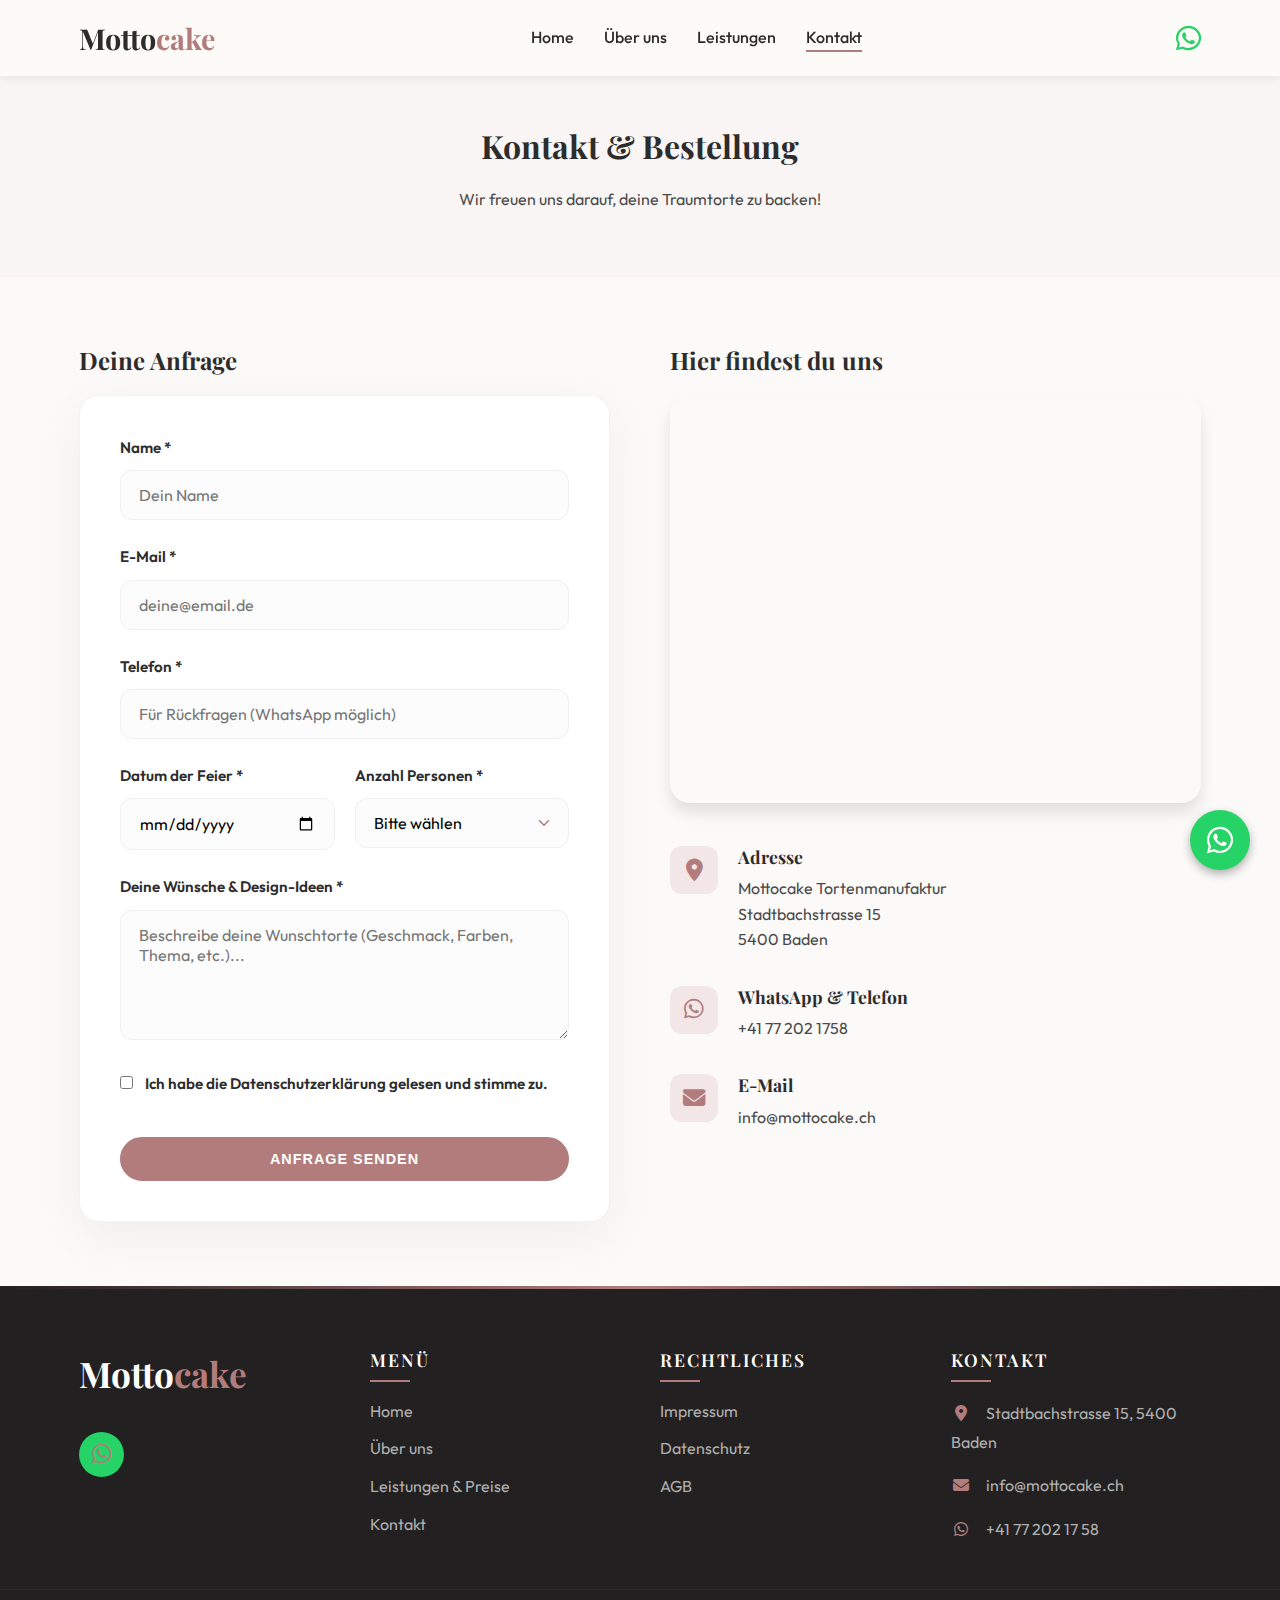
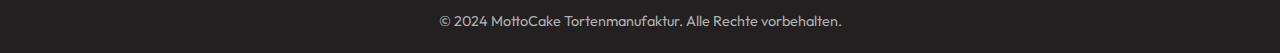
<file: kontakt.html>
<!DOCTYPE html>
<html lang="de">

<head>
    <meta charset="UTF-8">
    <meta name="viewport" content="width=device-width, initial-scale=1.0">
    <title>Kontakt & Bestellung - Motto Torten</title>
    <link rel="stylesheet" href="css/style.css">
    <link rel="stylesheet" href="https://cdnjs.cloudflare.com/ajax/libs/font-awesome/6.4.0/css/all.min.css">
    <link
        href="https://fonts.googleapis.com/css2?family=Outfit:wght@300;400;600;700&family=Playfair+Display:ital,wght@0,400;0,700;1,400&display=swap"
        rel="stylesheet">
</head>

<body>

    <!-- Header -->
    <header class="header">
        <div class="container header-container">
            <a href="index.html" class="logo">Motto<span class="logo-accent">cake</span></a>
            <button class="mobile-nav-toggle" aria-label="Menü öffnen">
                <i class="fa-solid fa-bars"></i>
            </button>
            <nav class="main-nav">
                <ul class="nav-list">
                    <li><a href="index.html">Home</a></li>
                    <li><a href="ueber-uns.html">Über uns</a></li>
                    <!-- <li><a href="galerie.html">Galerie</a></li> -->
                    <li><a href="leistungen.html">Leistungen</a></li>
                    <li><a href="kontakt.html" class="active">Kontakt</a></li>
                </ul>
            </nav>
            <a href="https://wa.me/41772021758" class="header-whatsapp-btn" target="_blank"
                aria-label="Kontakt via WhatsApp"><i class="fa-brands fa-whatsapp"></i></a>
        </div>
    </header>

    <!-- Page Header -->
    <section class="page-header section-padding bg-cream" style="padding-top: 120px;">
        <div class="container text-center">
            <h1>Kontakt & Bestellung</h1>
            <p>Wir freuen uns darauf, deine Traumtorte zu backen!</p>
        </div>
    </section>

    <!-- Contact & Order Section -->
    <section class="order-section section-padding bg-cream">
        <div class="container">
            <div class="contact-grid">

                <!-- Order Form -->
                <div class="contact-form-container">
                    <h2 class="mb-2">Deine Anfrage</h2>
                    <form action="https://api.web3forms.com/submit" method="POST" enctype="multipart/form-data"
                        class="contact-form">
                        <!-- Web3Forms Access Key -->
                        <input type="hidden" name="access_key" value="25baff21-d0e9-4e72-b97e-4bdc96fb8a94">
                        <!-- Redirect to thanks page -->
                        <input type="hidden" name="redirect" value="https://mottocake.ch/thanks.html">
                        <!-- Custom Subject -->
                        <input type="hidden" name="subject" id="email-subject-contact"
                            value="Neue Tortenanfrage (Kontaktseite) von Mottocake.ch">
                        <input type="hidden" name="from_name" value="Mottocake.ch">
                        <input type="text" name="botcheck" style="display:none;">
                        <div class="form-group">
                            <label for="name">Name *</label>
                            <input type="text" id="name" name="name" required placeholder="Dein Name">
                        </div>

                        <div class="form-group">
                            <label for="email">E-Mail *</label>
                            <input type="email" id="email" name="email" required placeholder="deine@email.de">
                        </div>

                        <div class="form-group">
                            <label for="phone">Telefon *</label>
                            <input type="tel" id="phone" name="phone" required
                                placeholder="Für Rückfragen (WhatsApp möglich)">
                        </div>

                        <div class="form-row">
                            <div class="form-group">
                                <label for="date">Datum der Feier *</label>
                                <input type="date" id="date" name="date" required>
                            </div>
                            <div class="form-group">
                                <label for="guests">Anzahl Personen *</label>
                                <select id="guests" name="guests" required>
                                    <option value="" disabled selected>Bitte wählen</option>
                                    <option value="6-8">6 - 8 Personen</option>
                                    <option value="9-11">9 - 11 Personen</option>
                                    <option value="14-16">14 - 16 Personen</option>
                                    <option value="18-20">18 - 20 Personen</option>
                                    <option value="20+">20+ Personen (Sondergrösse)</option>
                                    <option value="other">Andere (siehe Nachricht)</option>
                                </select>
                            </div>
                        </div>

                        <div class="form-group">
                            <label for="message">Deine Wünsche & Design-Ideen *</label>
                            <textarea id="message" name="message" rows="5" required
                                placeholder="Beschreibe deine Wunschtorte (Geschmack, Farben, Thema, etc.)..."></textarea>
                        </div>



                        <div class="form-check">
                            <input type="checkbox" id="privacy" required>
                            <label for="privacy">Ich habe die <a href="datenschutz.html">Datenschutzerklärung</a>
                                gelesen und stimme zu.</label>
                        </div>

                        <button type="submit" class="btn btn-primary w-100">Anfrage senden</button>
                    </form>
                </div> <!-- End Form -->

                <!-- Map & Info -->
                <div class="contact-info-container">
                    <h2 class="mb-2">Hier findest du uns</h2>
                    <div class="map-wrapper mb-2">
                        <!-- Google Maps Placeholder -->
                        <iframe
                            src="https://www.google.com/maps/embed?pb=!1m18!1m12!1m3!1d2698.850402120489!2d8.307963415849852!3d47.47291997917631!2m3!1f0!2f0!3f0!3m2!1i1024!2i768!4f13.1!3m3!1m2!1s0x47903820a4401c1f%3A0x629555c826620f4e!2sStadtbachstrasse%2015%2C%205400%20Baden%2C%20Switzerland!5e0!3m2!1sen!2str!4v1678886400000!5m2!1sen!2str"
                            width="100%" height="400" style="border:0;" allowfullscreen="" loading="lazy"></iframe>
                    </div>

                    <div class="info-box">
                        <div class="info-item">
                            <i class="fa-solid fa-location-dot"></i>
                            <div>
                                <h4>Adresse</h4>
                                <p>Mottocake Tortenmanufaktur<br>Stadtbachstrasse 15<br>5400 Baden</p>
                            </div>
                        </div>
                        <div class="info-item">
                            <i class="fa-brands fa-whatsapp"></i>
                            <div>
                                <h4>WhatsApp & Telefon</h4>
                                <p><a href="https://wa.me/41772021758">+41 77 202 1758</a></p>
                            </div>
                        </div>
                        <div class="info-item">
                            <i class="fa-solid fa-envelope"></i>
                            <div>
                                <h4>E-Mail</h4>
                                <p><a href="mailto:info@mottocake.ch">info@mottocake.ch</a></p>
                            </div>
                        </div>
                    </div>
                </div> <!-- End Map Info -->

            </div>
        </div>
    </section>

    <!-- Footer (Same) -->
    <footer class="footer">
        <div class="container footer-grid">
            <div class="footer-col">
                <h3>Motto<span class="logo-accent">cake</span></h3>
                <div class="social-links">
                    <a href="https://wa.me/41772021758" class="whatsapp" aria-label="WhatsApp" target="_blank"><i
                            class="fa-brands fa-whatsapp"></i></a>
                </div>
            </div>
            <div class="footer-col">
                <h4>Menü</h4>
                <ul>
                    <li><a href="index.html">Home</a></li>
                    <li><a href="ueber-uns.html">Über uns</a></li>
                    <!-- <li><a href="galerie.html">Galerie</a></li> -->
                    <li><a href="leistungen.html">Leistungen & Preise</a></li>
                    <li><a href="kontakt.html">Kontakt</a></li>
                </ul>
            </div>
            <div class="footer-col">
                <h4>Rechtliches</h4>
                <ul>
                    <li><a href="impressum.html">Impressum</a></li>
                    <li><a href="datenschutz.html">Datenschutz</a></li>
                    <li><a href="agb.html">AGB</a></li>
                </ul>
            </div>
            <div class="footer-col">
                <h4>Kontakt</h4>
                <p><i class="fa-solid fa-location-dot"></i> Stadtbachstrasse 15, 5400 Baden</p>
                <p><i class="fa-solid fa-envelope"></i> info@mottocake.ch</p>
                <p><i class="fa-brands fa-whatsapp"></i> <a href="https://wa.me/41772021758">+41 77 202 17 58</a></p>
            </div>
        </div>
        <div class="footer-bottom text-center">
            <p>&copy; 2024 MottoCake Tortenmanufaktur. Alle Rechte vorbehalten.</p>
        </div>
    </footer>

    <a href="https://wa.me/41772021758" class="sticky-whatsapp" target="_blank"><i
            class="fa-brands fa-whatsapp"></i></a>
    <script src="js/script.js" defer></script>


</body>

</html>
</file>
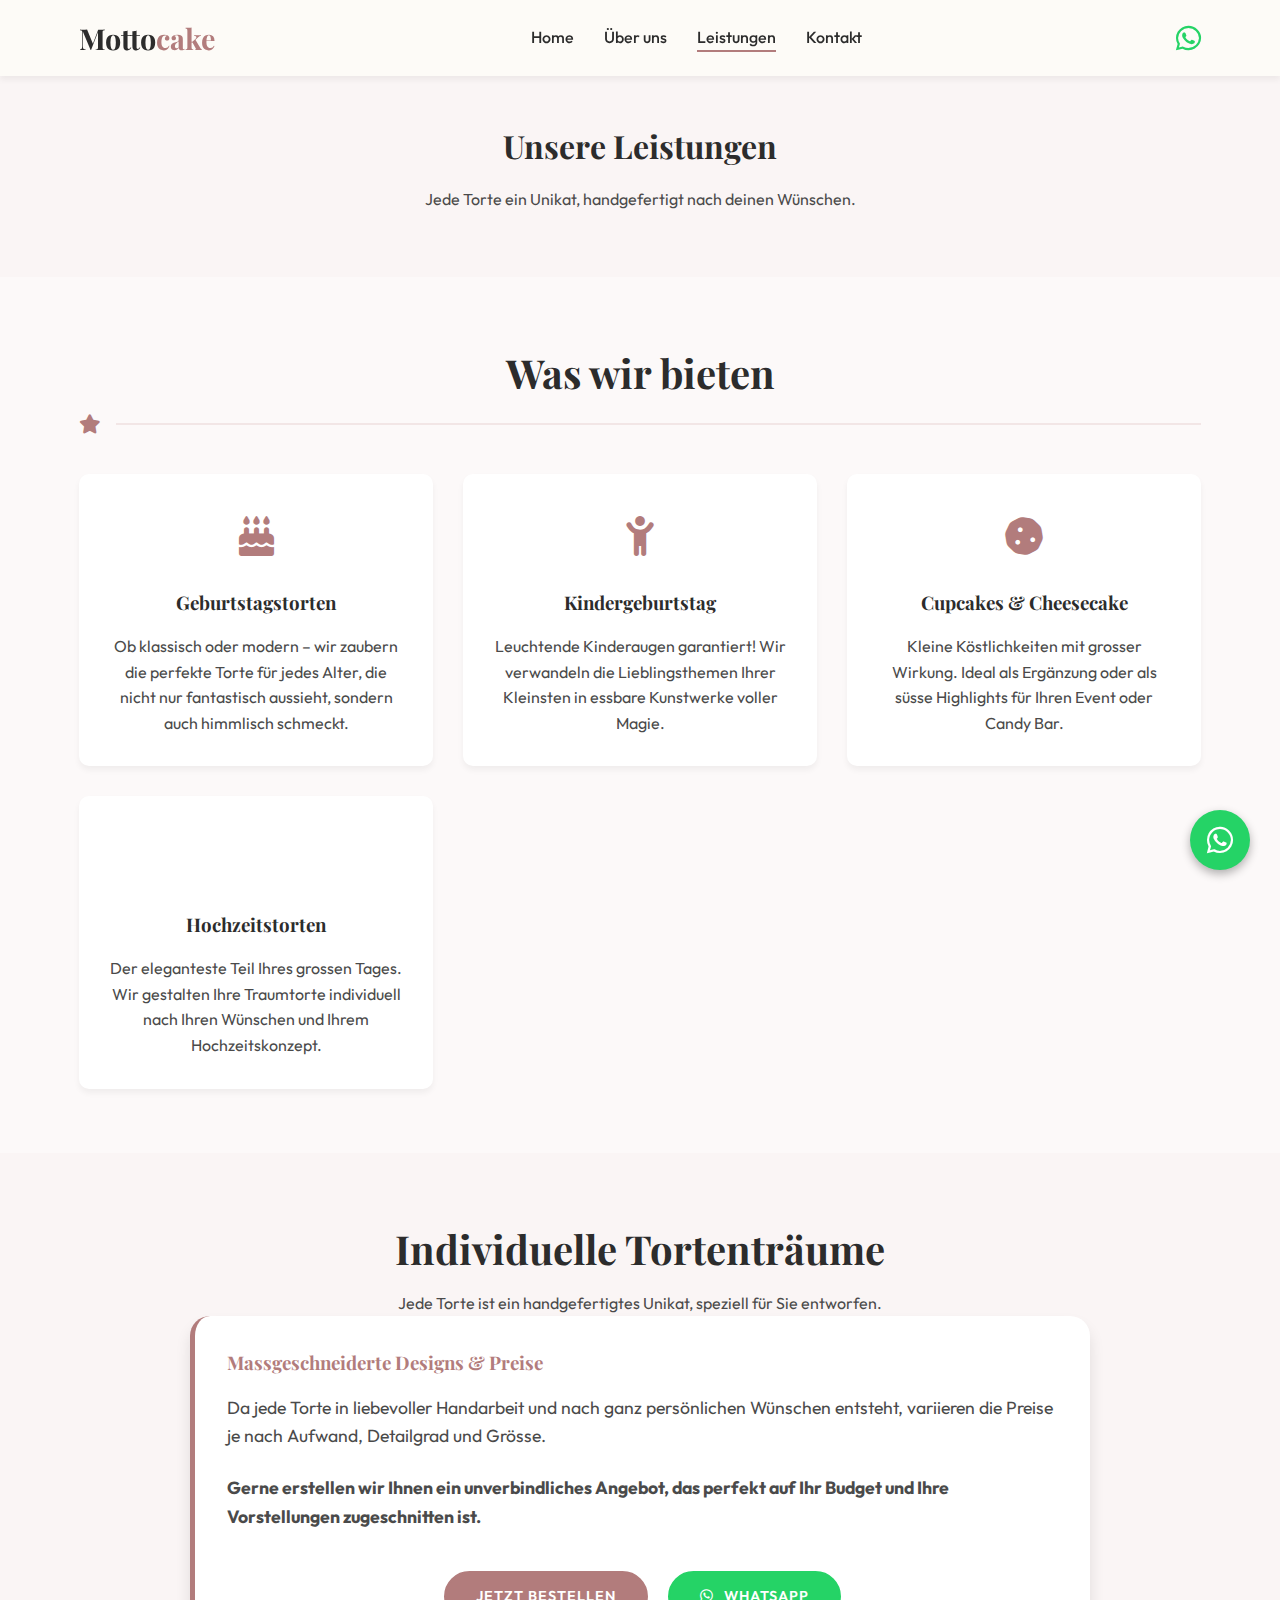
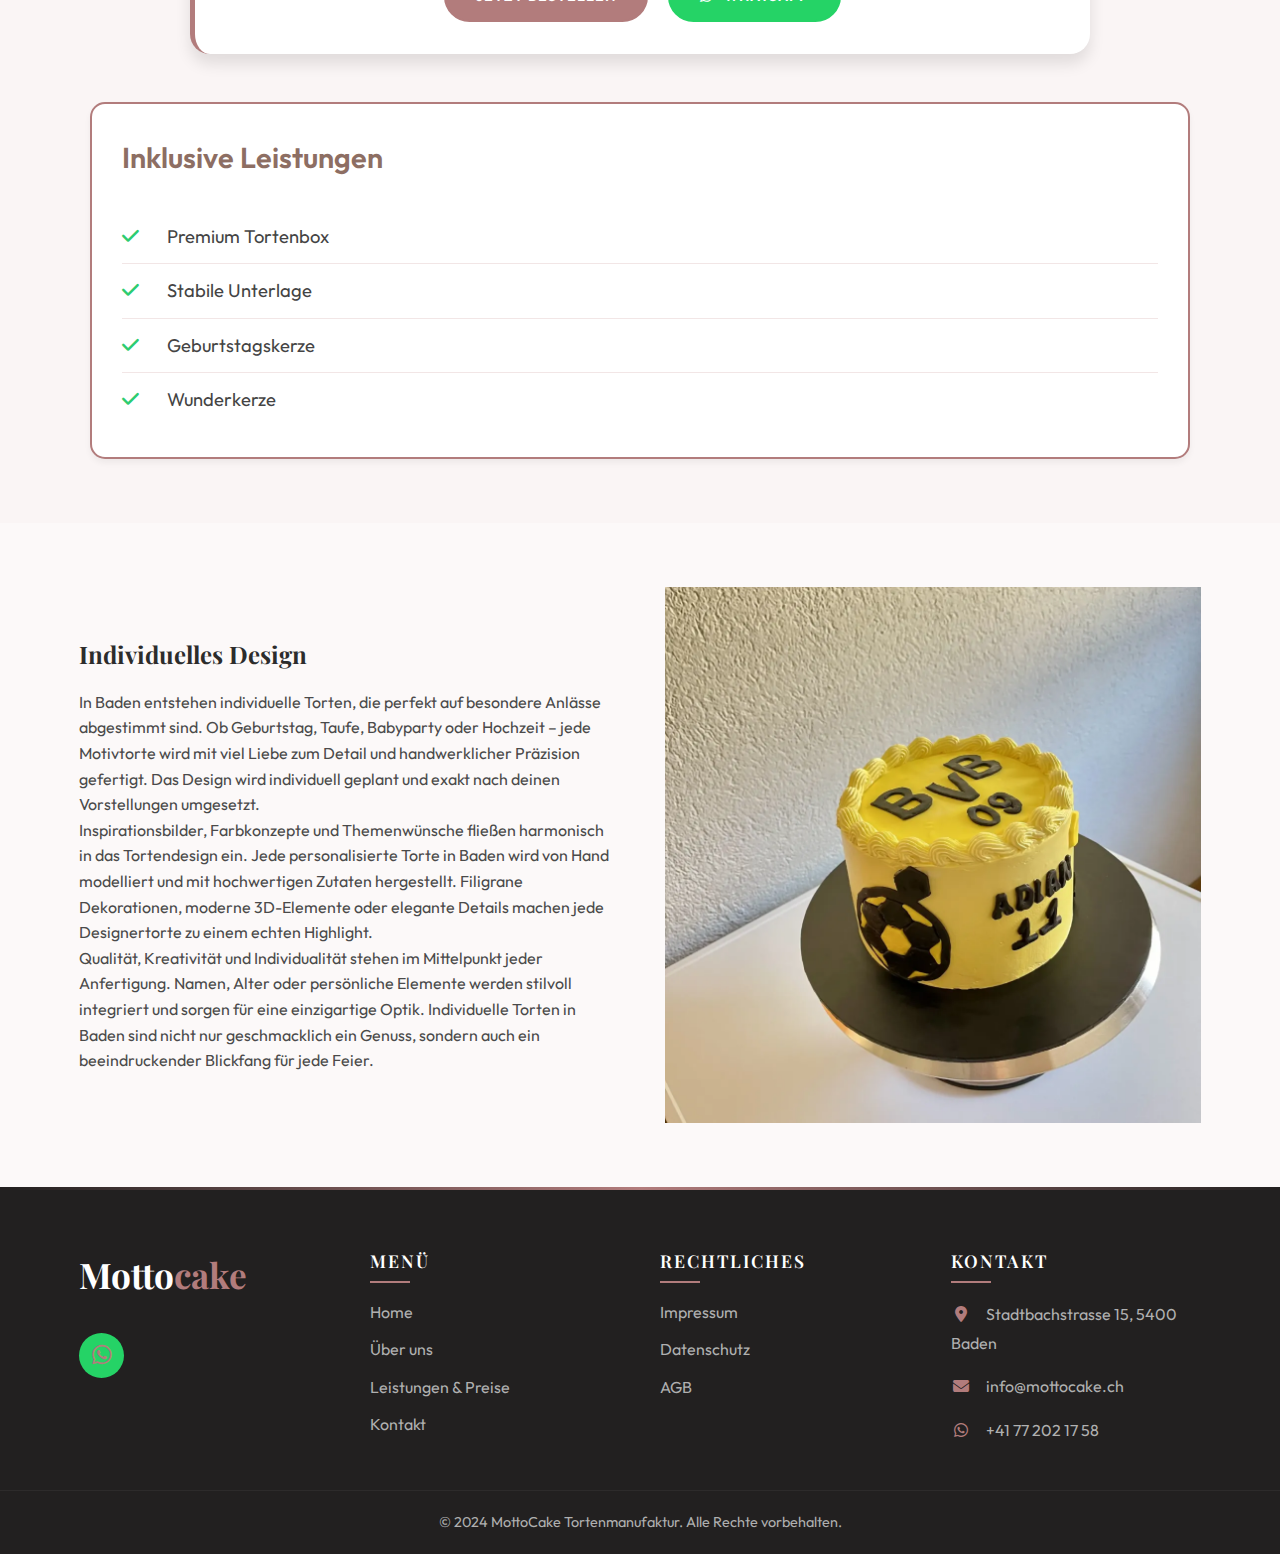
<file: leistungen.html>
<!DOCTYPE html>
<html lang="de">

<head>
    <meta charset="UTF-8">
    <meta name="viewport" content="width=device-width, initial-scale=1.0">
    <title>Leistungen & Preise - Motto Torten</title>
    <link rel="stylesheet" href="css/style.css">
    <link rel="stylesheet" href="https://cdnjs.cloudflare.com/ajax/libs/font-awesome/6.4.0/css/all.min.css">
    <link
        href="https://fonts.googleapis.com/css2?family=Outfit:wght@300;400;600;700&family=Playfair+Display:ital,wght@0,400;0,700;1,400&display=swap"
        rel="stylesheet">
</head>

<body>

    <!-- Header (Same as Index) -->
    <header class="header">
        <div class="container header-container">
            <a href="index.html" class="logo">Motto<span class="logo-accent">cake</span></a>
            <button class="mobile-nav-toggle" aria-label="Menü öffnen">
                <i class="fa-solid fa-bars"></i>
            </button>
            <nav class="main-nav">
                <ul class="nav-list">
                    <li><a href="index.html">Home</a></li>
                    <li><a href="ueber-uns.html">Über uns</a></li>
                    <!-- <li><a href="galerie.html">Galerie</a></li> -->
                    <li><a href="leistungen.html" class="active">Leistungen</a></li>
                    <li><a href="kontakt.html">Kontakt</a></li>
                </ul>
            </nav>
            <a href="https://wa.me/41772021758" class="header-whatsapp-btn" target="_blank"
                aria-label="Kontakt via WhatsApp"><i class="fa-brands fa-whatsapp"></i></a>
        </div>
    </header>

    <!-- Page Header -->
    <section class="page-header section-padding bg-cream" style="padding-top: 120px;">
        <div class="container text-center">
            <h1>Unsere Leistungen</h1>
            <p>Jede Torte ein Unikat, handgefertigt nach deinen Wünschen.</p>
        </div>
    </section>

    <!-- Services -->
    <section class="services section-padding">
        <div class="container">
            <div class="section-title text-center">
                <h2>Was wir bieten</h2>
                <div class="separator"><i class="fa-solid fa-star"></i></div>
            </div>

            <div class="features-grid">
                <div class="feature-card">
                    <div class="icon-box"><i class="fa-solid fa-cake-candles"></i></div>
                    <h3>Geburtstagstorten</h3>
                    <p>Ob klassisch oder modern – wir zaubern die perfekte Torte für jedes Alter, die nicht nur
                        fantastisch aussieht, sondern auch himmlisch schmeckt.</p>
                </div>
                <div class="feature-card">
                    <div class="icon-box"><i class="fa-solid fa-child-reaching"></i></div>
                    <h3>Kindergeburtstag</h3>
                    <p>Leuchtende Kinderaugen garantiert! Wir verwandeln die Lieblingsthemen Ihrer Kleinsten in essbare
                        Kunstwerke voller Magie.</p>
                </div>
                <div class="feature-card">
                    <div class="icon-box"><i class="fa-solid fa-cookie"></i></div>
                    <h3>Cupcakes & Cheesecake</h3>
                    <p>Kleine Köstlichkeiten mit grosser Wirkung. Ideal als Ergänzung oder als süsse Highlights für
                        Ihren Event oder Candy Bar.</p>
                </div>
                <div class="feature-card">
                    <div class="icon-box"><i class="fa-solid fa-rings-wedding"></i></div>
                    <h3>Hochzeitstorten</h3>
                    <p>Der eleganteste Teil Ihres grossen Tages. Wir gestalten Ihre Traumtorte individuell nach Ihren
                        Wünschen und Ihrem Hochzeitskonzept.</p>
                </div>
            </div>
        </div>
    </section>

    <!-- Pricing Section -->
    <section class="pricing section-padding bg-cream">
        <div class="container">
            <div class="section-title text-center">
                <h2>Individuelle Tortenträume</h2>
                <p>Jede Torte ist ein handgefertigtes Unikat, speziell für Sie entworfen.</p>
            </div>

            <div class="pricing-info-box">
                <div class="info-content">
                    <h3>Massgeschneiderte Designs & Preise</h3>
                    <p>Da jede Torte in liebevoller Handarbeit und nach ganz persönlichen Wünschen entsteht, variieren
                        die Preise je nach Aufwand, Detailgrad und Grösse.</p>
                    <p><strong>Gerne erstellen wir Ihnen ein unverbindliches Angebot, das perfekt auf Ihr Budget und
                            Ihre Vorstellungen zugeschnitten ist.</strong></p>
                    <div class="seo-btns">
                        <a href="kontakt.html" class="btn btn-primary">Jetzt Bestellen</a>
                        <a href="https://wa.me/41772021758" class="btn btn-whatsapp" target="_blank"><i
                                class="fa-brands fa-whatsapp"></i> WhatsApp</a>
                    </div>
                </div>
            </div>

            <div class="pricing-grid mt-1">
                <!-- <div class="pricing-card">
                    <h3>Preis-Orientierung</h3>
                    <p>Als grobe Richtlinie für unsere Standard-Motivtorten:</p>
                    <ul class="pricing-list">
                        <li><span>6 - 8 Personen</span> <span>ab CHF 80</span></li>
                        <li><span>9 - 11 Personen</span> <span>ab CHF 100</span></li>
                        <li><span>14 - 16 Personen</span> <span>ab CHF 120</span></li>
                        <li><span>18 - 20 Personen</span> <span>ab CHF 140</span></li>
                        <li><span>Grössere Torten</span> <span>Auf Anfrage</span></li>
                    </ul>
                </div> -->

                <div class="pricing-card highlight-card">
                    <h3>Inklusive Leistungen</h3>
                    <ul class="pricing-list included-list">
                        <li><i class="fa-solid fa-check"></i> <span>Premium Tortenbox</span></li>
                        <li><i class="fa-solid fa-check"></i> <span>Stabile Unterlage</span></li>
                        <li><i class="fa-solid fa-check"></i> <span>Geburtstagskerze</span></li>
                        <li><i class="fa-solid fa-check"></i> <span>Wunderkerze</span></li>
                    </ul>
                </div>
            </div>
        </div>
    </section>

    <!-- Custom Design Highlight -->
    <section class="custom-design section-padding">
        <div class="container grid-2-cols align-center">
            <div class="text">
                <h2>Individuelles Design</h2>
                <p>In Baden entstehen individuelle Torten, die perfekt auf besondere Anlässe abgestimmt sind. Ob
                    Geburtstag, Taufe, Babyparty oder Hochzeit – jede Motivtorte wird mit viel Liebe zum Detail und
                    handwerklicher Präzision gefertigt. Das Design wird individuell geplant und exakt nach deinen
                    Vorstellungen umgesetzt.</p>
                <p>Inspirationsbilder, Farbkonzepte und Themenwünsche fließen harmonisch in das Tortendesign ein. Jede
                    personalisierte Torte in Baden wird von Hand modelliert und mit hochwertigen Zutaten hergestellt.
                    Filigrane Dekorationen, moderne 3D-Elemente oder elegante Details machen jede Designertorte zu einem
                    echten Highlight.</p>
                <p>Qualität, Kreativität und Individualität stehen im Mittelpunkt jeder Anfertigung. Namen, Alter oder
                    persönliche Elemente werden stilvoll integriert und sorgen für eine einzigartige Optik. Individuelle
                    Torten in Baden sind nicht nur geschmacklich ein Genuss, sondern auch ein beeindruckender Blickfang
                    für jede Feier.</p>
            </div>
            <div class="image">
                <img src="images/fussball-geburtstagstorte-bestellen.webp" alt="Custom Design Cake"
                    class="rounded-shadow" width="1024" height="1024" loading="lazy">
            </div>
        </div>
    </section>

    <!-- Footer -->
    <footer class="footer">
        <!-- Same Footer Content as Index -->
        <div class="container footer-grid">
            <div class="footer-col">
                <h3>Motto<span class="logo-accent">cake</span></h3>
                <div class="social-links">
                    <a href="https://wa.me/41772021758" class="whatsapp" aria-label="WhatsApp" target="_blank"><i
                            class="fa-brands fa-whatsapp"></i></a>
                </div>
            </div>
            <div class="footer-col">
                <h4>Menü</h4>
                <ul>
                    <li><a href="index.html">Home</a></li>
                    <li><a href="ueber-uns.html">Über uns</a></li>
                    <!-- <li><a href="galerie.html">Galerie</a></li> -->
                    <li><a href="leistungen.html">Leistungen & Preise</a></li>
                    <li><a href="kontakt.html">Kontakt</a></li>
                </ul>
            </div>
            <div class="footer-col">
                <h4>Rechtliches</h4>
                <ul>
                    <li><a href="impressum.html">Impressum</a></li>
                    <li><a href="datenschutz.html">Datenschutz</a></li>
                    <li><a href="agb.html">AGB</a></li>
                </ul>
            </div>
            <div class="footer-col">
                <h4>Kontakt</h4>
                <p><i class="fa-solid fa-location-dot"></i> Stadtbachstrasse 15, 5400 Baden</p>
                <p><i class="fa-solid fa-envelope"></i> info@mottocake.ch</p>
                <p><i class="fa-brands fa-whatsapp"></i> <a href="https://wa.me/41772021758">+41 77 202 17 58</a></p>
            </div>
        </div>
        <div class="footer-bottom text-center">
            <p>&copy; 2024 MottoCake Tortenmanufaktur. Alle Rechte vorbehalten.</p>
        </div>
    </footer>

    <a href="https://wa.me/41772021758" class="sticky-whatsapp" target="_blank"><i
            class="fa-brands fa-whatsapp"></i></a>

    <script src="js/script.js" defer></script>


</body>

</html>
</file>
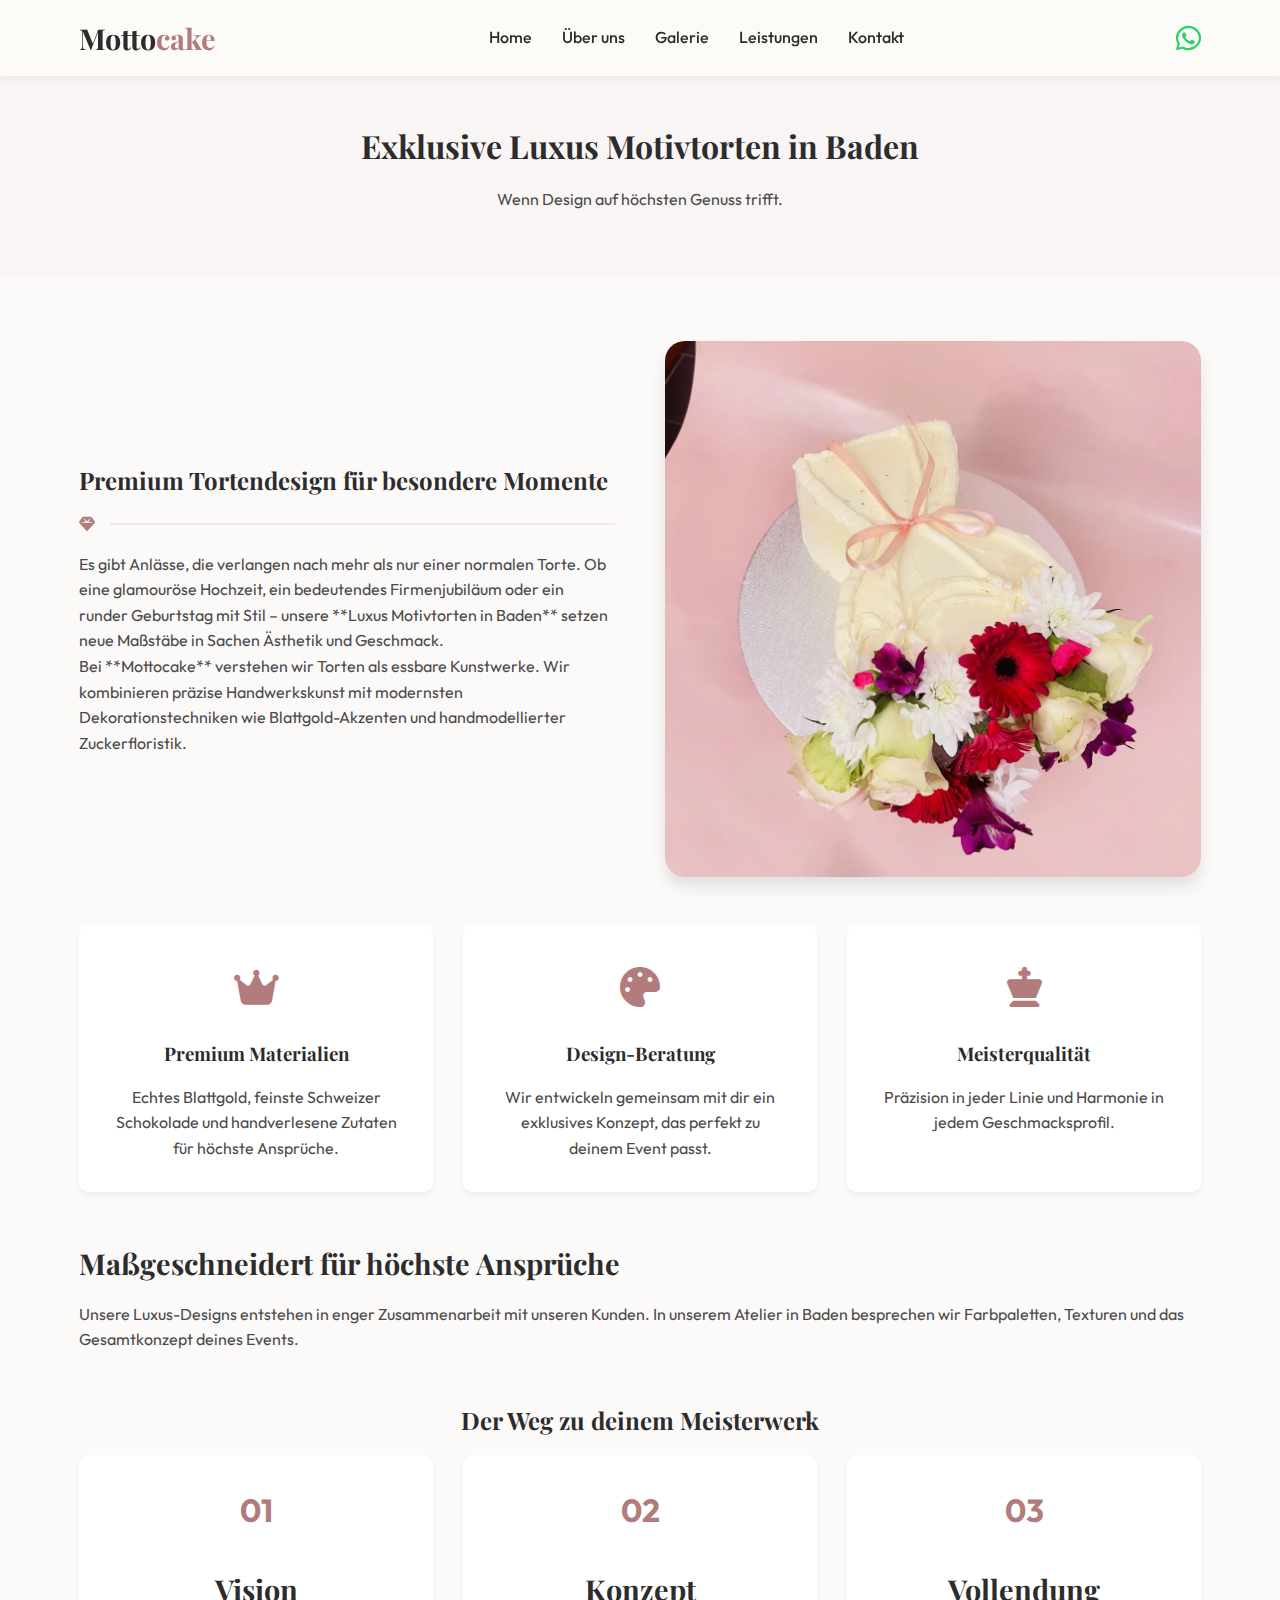
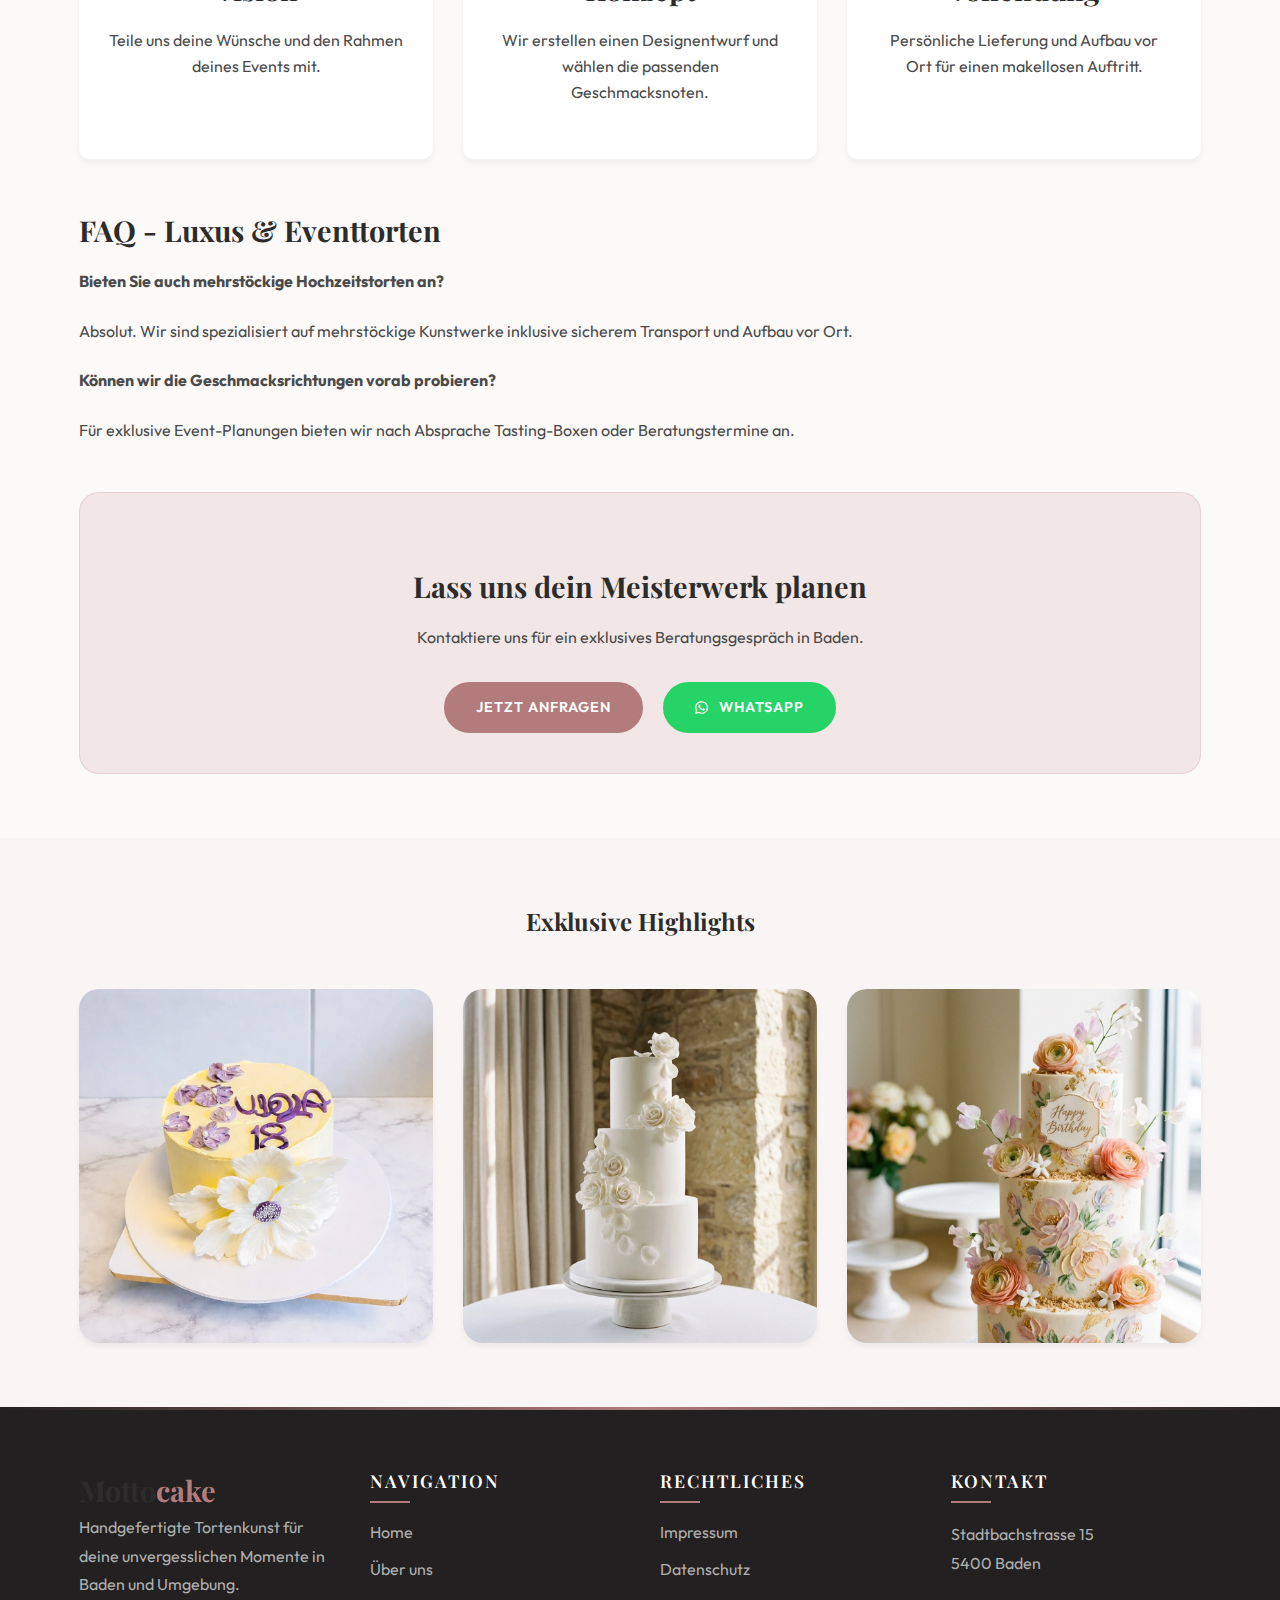
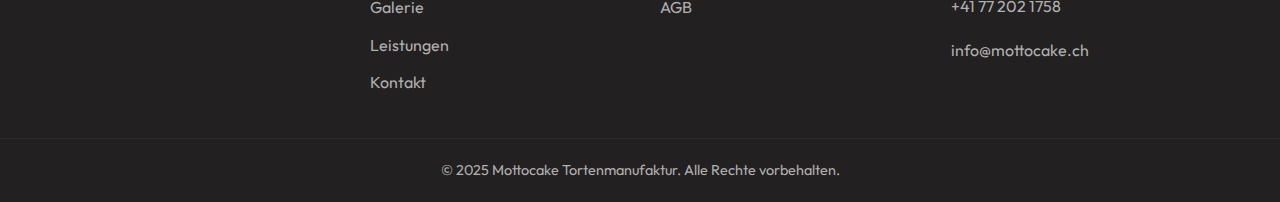
<file: motivtorten-luxus-designs-baden.html>
<!DOCTYPE html>
<html lang="de">

<head>
    <meta charset="UTF-8">
    <meta name="viewport" content="width=device-width, initial-scale=1.0">
    <title>Luxus Motivtorten Baden | Exklusive Design-Torten & Events</title>
    <meta name="description"
        content="Erlebe exklusive Tortenkunst bei Mottocake in Baden. Luxus Motivtorten für Hochzeiten, Firmenevents & Jubiläen. Individuelles Design auf Premium-Niveau.">
    <meta name="keywords"
        content="Luxus Motivtorte Baden, Hochzeitstorte Baden, Exklusive Torten Aargau, Premium Tortendesign, Event Torten Baden">
    <link rel="canonical" href="https://mottocake.ch/motivtorten-luxus-designs-baden.html">

    <!-- Open Graph -->
    <meta property="og:title" content="Luxus Motivtorten & Designs Baden | Mottocake">
    <meta property="og:description"
        content="Wenn Design auf höchsten Genuss trifft. Exklusive Tortenkunst für gehobene Ansprüche in Baden.">
    <meta property="og:image" content="https://mottocake.ch/images/valentinstag-liebestorte-rot-herz-baden.webp">
    <meta property="og:url" content="https://mottocake.ch/motivtorten-luxus-designs-baden.html">

    <link rel="stylesheet" href="css/style.css">
    <link rel="stylesheet" href="https://cdnjs.cloudflare.com/ajax/libs/font-awesome/6.4.0/css/all.min.css">
    <link
        href="https://fonts.googleapis.com/css2?family=Outfit:wght@300;400;600;700&family=Playfair+Display:ital,wght@0,400;0,700;1,400&display=swap"
        rel="stylesheet">

    <!-- JSON-LD Schema.org -->
    <script type="application/ld+json">
    {
      "@context": "https://schema.org",
      "@type": "Service",
      "name": "Luxus Motivtorten & Event-Service Baden",
      "provider": {
        "@type": "Bakery",
        "name": "Mottocake Tortenmanufaktur",
        "address": {
          "@type": "PostalAddress",
          "streetAddress": "Stadtbachstrasse 15",
          "addressLocality": "Baden",
          "postalCode": "5400",
          "addressCountry": "CH"
        }
      },
      "areaServed": "Baden, Aargau, Zürich",
      "description": "Exklusive Design-Torten und Hochzeitstorten auf Premium-Niveau in Baden."
    }
    </script>
</head>

<body>

    <header class="header">
        <div class="container header-container">
            <a href="index.html" class="logo">Motto<span class="logo-accent">cake</span></a>
            <button class="mobile-nav-toggle" aria-label="Menü öffnen">
                <i class="fa-solid fa-bars"></i>
            </button>
            <nav class="main-nav">
                <ul class="nav-list">
                    <li><a href="index.html">Home</a></li>
                    <li><a href="ueber-uns.html">Über uns</a></li>
                    <li><a href="galerie.html">Galerie</a></li>
                    <li><a href="leistungen.html">Leistungen</a></li>
                    <li><a href="kontakt.html">Kontakt</a></li>
                </ul>
            </nav>
            <a href="https://wa.me/41772021758" class="header-whatsapp-btn" target="_blank"
                aria-label="Kontakt via WhatsApp"><i class="fa-brands fa-whatsapp"></i></a>
        </div>
    </header>

    <section class="page-header section-padding bg-cream" style="padding-top: 120px;">
        <div class="container text-center">
            <h1>Exklusive Luxus Motivtorten in Baden</h1>
            <p>Wenn Design auf höchsten Genuss trifft.</p>
        </div>
    </section>

    <section class="seo-detail-section section-padding">
        <div class="container">
            <div class="grid-2-cols align-center mb-4">
                <div class="seo-text">
                    <h2 class="mb-1">Premium Tortendesign für besondere Momente</h2>
                    <div class="separator mb-2"><i class="fa-solid fa-gem"></i></div>
                    <p>Es gibt Anlässe, die verlangen nach mehr als nur einer normalen Torte. Ob eine glamouröse
                        Hochzeit, ein bedeutendes Firmenjubiläum oder ein runder Geburtstag mit Stil – unsere **Luxus
                        Motivtorten in Baden** setzen neue Maßstäbe in Sachen Ästhetik und Geschmack.</p>

                    <p>Bei **Mottocake** verstehen wir Torten als essbare Kunstwerke. Wir kombinieren präzise
                        Handwerkskunst mit modernsten Dekorationstechniken wie Blattgold-Akzenten und handmodellierter
                        Zuckerfloristik.</p>
                </div>
                <div class="seo-image">
                    <img src="images/valentinstag-liebestorte-rot-herz-baden.webp"
                        alt="Exklusive Luxus Motivtorte Baden" class="rounded-shadow">
                </div>
            </div>

            <!-- Premium Features -->
            <div class="features-grid mb-4">
                <div class="feature-card">
                    <div class="icon-box"><i class="fa-solid fa-crown"></i></div>
                    <h3>Premium Materialien</h3>
                    <p>Echtes Blattgold, feinste Schweizer Schokolade und handverlesene Zutaten für höchste Ansprüche.
                    </p>
                </div>
                <div class="feature-card">
                    <div class="icon-box"><i class="fa-solid fa-palette"></i></div>
                    <h3>Design-Beratung</h3>
                    <p>Wir entwickeln gemeinsam mit dir ein exklusives Konzept, das perfekt zu deinem Event passt.</p>
                </div>
                <div class="feature-card">
                    <div class="icon-box"><i class="fa-solid fa-chess-king"></i></div>
                    <h3>Meisterqualität</h3>
                    <p>Präzision in jeder Linie und Harmonie in jedem Geschmacksprofil.</p>
                </div>
            </div>

            <div class="seo-content-full">
                <h3>Maßgeschneidert für höchste Ansprüche</h3>
                <p>Unsere Luxus-Designs entstehen in enger Zusammenarbeit mit unseren Kunden. In unserem Atelier in
                    Baden besprechen wir Farbpaletten, Texturen und das Gesamtkonzept deines Events.</p>

                <div class="how-it-works mt-4 mb-4">
                    <h2 class="text-center mb-2">Der Weg zu deinem Meisterwerk</h2>
                    <div class="features-grid">
                        <div class="feature-card">
                            <span class="step-number"
                                style="font-size: 2rem; color: var(--primary-color); font-weight: 700;">01</span>
                            <h3>Vision</h3>
                            <p>Teile uns deine Wünsche und den Rahmen deines Events mit.</p>
                        </div>
                        <div class="feature-card">
                            <span class="step-number"
                                style="font-size: 2rem; color: var(--primary-color); font-weight: 700;">02</span>
                            <h3>Konzept</h3>
                            <p>Wir erstellen einen Designentwurf und wählen die passenden Geschmacksnoten.</p>
                        </div>
                        <div class="feature-card">
                            <span class="step-number"
                                style="font-size: 2rem; color: var(--primary-color); font-weight: 700;">03</span>
                            <h3>Vollendung</h3>
                            <p>Persönliche Lieferung und Aufbau vor Ort für einen makellosen Auftritt.</p>
                        </div>
                    </div>
                </div>

                <h3>FAQ - Luxus & Eventtorten</h3>
                <div class="faq-container mb-4">
                    <div class="faq-item mb-2">
                        <p><strong>Bieten Sie auch mehrstöckige Hochzeitstorten an?</strong></p>
                        <p>Absolut. Wir sind spezialisiert auf mehrstöckige Kunstwerke inklusive sicherem Transport und
                            Aufbau vor Ort.</p>
                    </div>
                    <div class="faq-item mb-2">
                        <p><strong>Können wir die Geschmacksrichtungen vorab probieren?</strong></p>
                        <p>Für exklusive Event-Planungen bieten wir nach Absprache Tasting-Boxen oder Beratungstermine
                            an.</p>
                    </div>
                </div>

                <div class="cta-box text-center mt-4">
                    <h3>Lass uns dein Meisterwerk planen</h3>
                    <p>Kontaktiere uns für ein exklusives Beratungsgespräch in Baden.</p>
                    <div class="seo-btns mt-2"
                        style="display: flex; justify-content: center; gap: 20px; flex-wrap: wrap;">
                        <a href="kontakt.html" class="btn btn-primary">Jetzt anfragen</a>
                        <a href="https://wa.me/41772021758" class="btn btn-whatsapp"><i
                                class="fa-brands fa-whatsapp"></i> WhatsApp</a>
                    </div>
                </div>
            </div>
        </div>
    </section>

    <!-- Gallery Highlights -->
    <section class="related-gallery section-padding bg-cream">
        <div class="container">
            <h2 class="text-center mb-4">Exklusive Highlights</h2>
            <div class="gallery-page-grid">
                <div class="gallery-card">
                    <img src="images/violette-geburtstagstorte-modern-design-baden.webp"
                        alt="Modernes Luxus Tortendesign">
                </div>
                <div class="gallery-card">
                    <img src="images/wedding.webp" alt="Elegante Hochzeitstorte Baden">
                </div>
                <div class="gallery-card">
                    <img src="images/hero.webp" alt="Signature Luxus Torte">
                </div>
            </div>
        </div>
    </section>

    <footer class="footer">
        <div class="container footer-grid">
            <div class="footer-col">
                <a href="index.html" class="logo">Motto<span class="logo-accent">cake</span></a>
                <p>Handgefertigte Tortenkunst für deine unvergesslichen Momente in Baden und Umgebung.</p>
            </div>
            <div class="footer-col">
                <h4>Navigation</h4>
                <ul>
                    <li><a href="index.html">Home</a></li>
                    <li><a href="ueber-uns.html">Über uns</a></li>
                    <li><a href="galerie.html">Galerie</a></li>
                    <li><a href="leistungen.html">Leistungen</a></li>
                    <li><a href="kontakt.html">Kontakt</a></li>
                </ul>
            </div>
            <div class="footer-col">
                <h4>Rechtliches</h4>
                <ul>
                    <li><a href="impressum.html">Impressum</a></li>
                    <li><a href="datenschutz.html">Datenschutz</a></li>
                    <li><a href="agb.html">AGB</a></li>
                </ul>
            </div>
            <div class="footer-col">
                <h4>Kontakt</h4>
                <p>Stadtbachstrasse 15<br>5400 Baden</p>
                <p>+41 77 202 1758</p>
                <p>info@mottocake.ch</p>
            </div>
        </div>
        <div class="footer-bottom text-center">
            <p>&copy; 2025 Mottocake Tortenmanufaktur. Alle Rechte vorbehalten.</p>
        </div>
    </footer>

    <script src="js/script.js"></script>
</body>

</html>
</file>
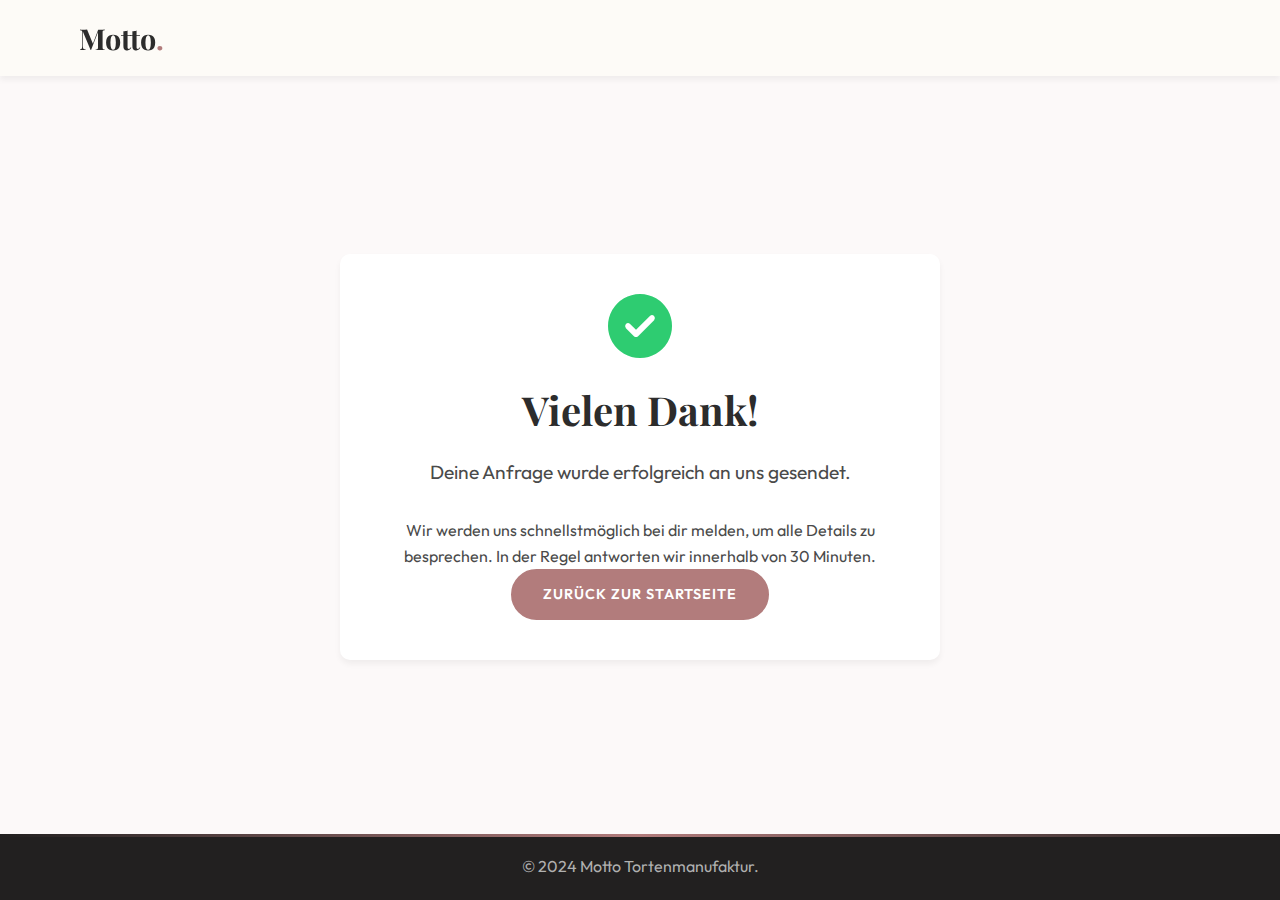
<file: thanks.html>
<!DOCTYPE html>
<html lang="de">

<head>
    <meta charset="UTF-8">
    <meta name="viewport" content="width=device-width, initial-scale=1.0">
    <title>Vielen Dank - Motto Torten</title>
    <link rel="stylesheet" href="css/style.css">
    <link
        href="https://fonts.googleapis.com/css2?family=Outfit:wght@300;400;600;700&family=Playfair+Display:ital,wght@0,400;0,700;1,400&display=swap"
        rel="stylesheet">
    <link rel="stylesheet" href="https://cdnjs.cloudflare.com/ajax/libs/font-awesome/6.4.0/css/all.min.css">
</head>

<body style="min-height: 100vh; display: flex; flex-direction: column;">

    <!-- Simplified Header for Thanks Page -->
    <header class="header">
        <div class="container header-container">
            <a href="index.html" class="logo">Motto<span class="logo-accent">.</span></a>
        </div>
    </header>

    <main class="container"
        style="flex: 1; display: flex; flex-direction: column; justify-content: center; align-items: center; text-align: center; margin-top: 80px;">
        <div
            style="background: white; padding: 40px; border-radius: 10px; box-shadow: var(--shadow-sm); max-width: 600px;">
            <i class="fa-solid fa-circle-check" style="font-size: 4rem; color: #2ecc71; margin-bottom: 20px;"></i>
            <h1 style="font-size: 2.5rem; margin-bottom: 15px;">Vielen Dank!</h1>
            <p style="font-size: 1.2rem; margin-bottom: 30px;">Deine Anfrage wurde erfolgreich an uns gesendet.</p>
            <p class="mb-2">Wir werden uns schnellstmöglich bei dir melden, um alle Details zu besprechen. In der Regel
                antworten wir innerhalb von 30 Minuten.</p>

            <a href="index.html" class="btn btn-primary">Zurück zur Startseite</a>
        </div>
    </main>

    <footer class="footer" style="padding: 20px 0; margin-top: auto;">
        <div class="container text-center">
            <p>&copy; 2024 Motto Tortenmanufaktur.</p>
        </div>
    </footer>

</body>

</html>
</file>
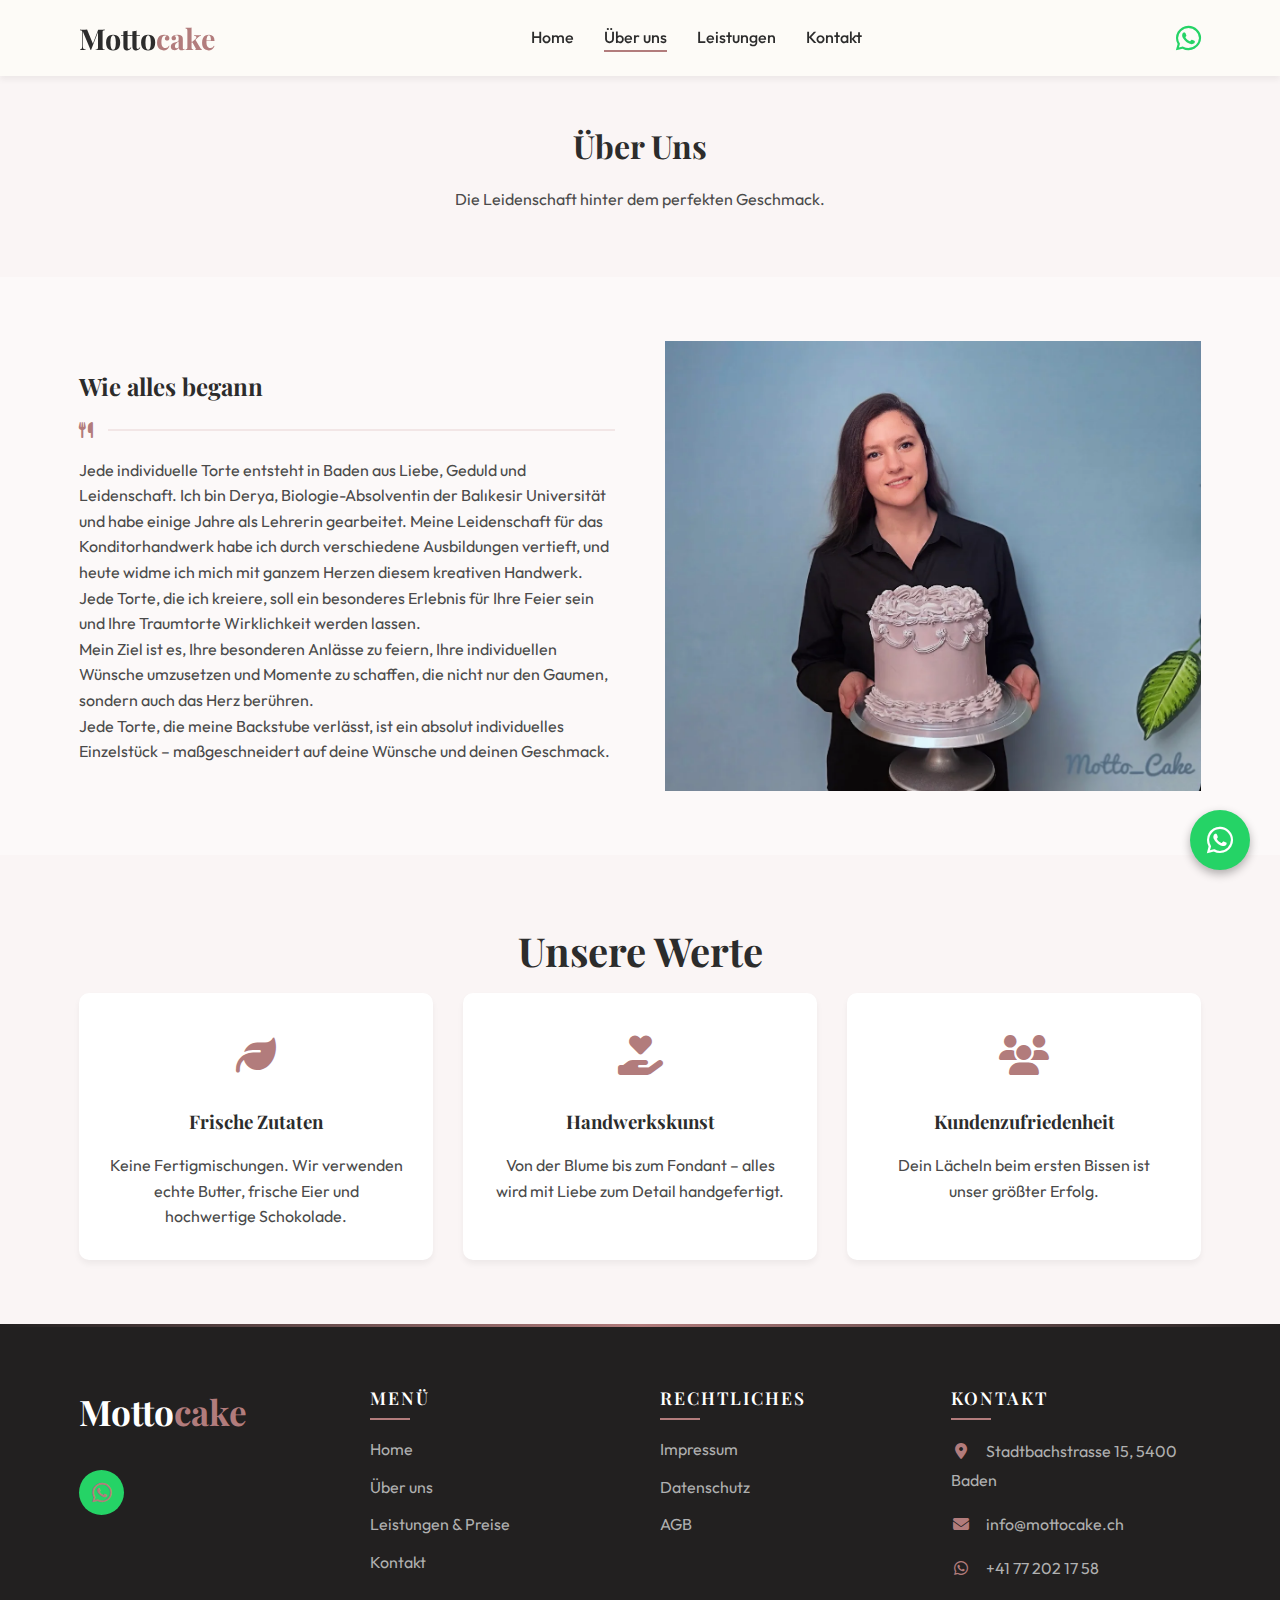
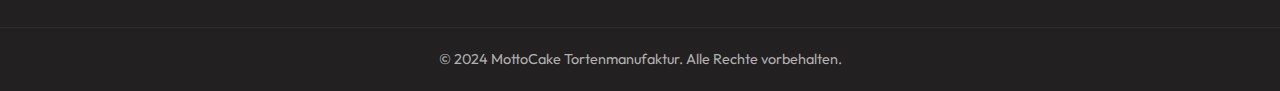
<file: ueber-uns.html>
<!DOCTYPE html>
<html lang="de">

<head>
    <meta charset="UTF-8">
    <meta name="viewport" content="width=device-width, initial-scale=1.0">
    <title>Über Uns - Motto Torten</title>
    <link rel="stylesheet" href="css/style.css">
    <link rel="stylesheet" href="https://cdnjs.cloudflare.com/ajax/libs/font-awesome/6.4.0/css/all.min.css">
    <link
        href="https://fonts.googleapis.com/css2?family=Outfit:wght@300;400;600;700&family=Playfair+Display:ital,wght@0,400;0,700;1,400&display=swap"
        rel="stylesheet">
</head>

<body>

    <header class="header">
        <div class="container header-container">
            <a href="index.html" class="logo">Motto<span class="logo-accent">cake</span></a>
            <button class="mobile-nav-toggle" aria-label="Menü öffnen">
                <i class="fa-solid fa-bars"></i>
            </button>
            <nav class="main-nav">
                <ul class="nav-list">
                    <li><a href="index.html">Home</a></li>
                    <li><a href="ueber-uns.html" class="active">Über uns</a></li>
                    <!-- <li><a href="galerie.html">Galerie</a></li> -->
                    <li><a href="leistungen.html">Leistungen</a></li>
                    <li><a href="kontakt.html">Kontakt</a></li>
                </ul>
            </nav>
            <a href="https://wa.me/41772021758" class="header-whatsapp-btn" target="_blank"
                aria-label="Kontakt via WhatsApp"><i class="fa-brands fa-whatsapp"></i></a>
        </div>
    </header>

    <section class="page-header section-padding bg-cream" style="padding-top: 120px;">
        <div class="container text-center">
            <h1>Über Uns</h1>
            <p>Die Leidenschaft hinter dem perfekten Geschmack.</p>
        </div>
    </section>

    <section class="story section-padding">
        <div class="container grid-2-cols align-center">
            <div class="text">
                <h2>Wie alles begann</h2>
                <div class="separator"><i class="fa-solid fa-utensils"></i></div>
                <p>Jede individuelle Torte entsteht in Baden aus Liebe, Geduld und Leidenschaft. Ich bin Derya,
                    Biologie-Absolventin der Balıkesir Universität und habe einige Jahre als Lehrerin gearbeitet. Meine
                    Leidenschaft für das Konditorhandwerk habe ich durch verschiedene Ausbildungen vertieft, und heute
                    widme ich mich mit ganzem Herzen diesem kreativen Handwerk. Jede Torte, die ich kreiere, soll ein
                    besonderes Erlebnis für Ihre Feier sein und Ihre Traumtorte Wirklichkeit werden lassen.
                <p>
                    Mein Ziel ist es, Ihre besonderen Anlässe zu feiern, Ihre individuellen Wünsche umzusetzen und
                    Momente zu schaffen, die nicht nur den Gaumen, sondern auch das Herz berühren.</p>
                <p>Jede Torte, die meine Backstube verlässt, ist ein absolut individuelles Einzelstück – maßgeschneidert
                    auf deine Wünsche und deinen Geschmack.</p>
            </div>
            <div class="image">
                <img src="images/profile.webp" alt="Torte Manufaktur" class="rounded-shadow" width="1024" height="1024"
                    loading="lazy">
            </div>
        </div>
    </section>

    <!-- Values -->
    <section class="values section-padding bg-cream">
        <div class="container">
            <div class="section-title text-center">
                <h2>Unsere Werte</h2>
            </div>
            <div class="features-grid">
                <div class="feature-card">
                    <div class="icon-box"><i class="fa-solid fa-leaf"></i></div>
                    <h3>Frische Zutaten</h3>
                    <p>Keine Fertigmischungen. Wir verwenden echte Butter, frische Eier und hochwertige Schokolade.</p>
                </div>
                <div class="feature-card">
                    <div class="icon-box"><i class="fa-solid fa-hand-holding-heart"></i></div>
                    <h3>Handwerkskunst</h3>
                    <p>Von der Blume bis zum Fondant – alles wird mit Liebe zum Detail handgefertigt.</p>
                </div>
                <div class="feature-card">
                    <div class="icon-box"><i class="fa-solid fa-users"></i></div>
                    <h3>Kundenzufriedenheit</h3>
                    <p>Dein Lächeln beim ersten Bissen ist unser größter Erfolg.</p>
                </div>
            </div>
        </div>
    </section>

    <footer class="footer">
        <div class="container footer-grid">
            <div class="footer-col">
                <h3>Motto<span class="logo-accent">cake</span></h3>
                <div class="social-links">
                    <a href="https://wa.me/41772021758" class="whatsapp" aria-label="WhatsApp" target="_blank"><i
                            class="fa-brands fa-whatsapp"></i></a>
                </div>
            </div>
            <div class="footer-col">
                <h4>Menü</h4>
                <ul>
                    <li><a href="index.html">Home</a></li>
                    <li><a href="ueber-uns.html">Über uns</a></li>
                    <!-- <li><a href="galerie.html">Galerie</a></li> -->
                    <li><a href="leistungen.html">Leistungen & Preise</a></li>
                    <li><a href="kontakt.html">Kontakt</a></li>
                </ul>
            </div>
            <div class="footer-col">
                <h4>Rechtliches</h4>
                <ul>
                    <li><a href="impressum.html">Impressum</a></li>
                    <li><a href="datenschutz.html">Datenschutz</a></li>
                    <li><a href="agb.html">AGB</a></li>
                </ul>
            </div>
            <div class="footer-col">
                <h4>Kontakt</h4>
                <p><i class="fa-solid fa-location-dot"></i> Stadtbachstrasse 15, 5400 Baden</p>
                <p><i class="fa-solid fa-envelope"></i> info@mottocake.ch</p>
                <p><i class="fa-brands fa-whatsapp"></i> <a href="https://wa.me/41772021758">+41 77 202 17 58</a></p>
            </div>
        </div>
        <div class="footer-bottom text-center">
            <p>&copy; 2024 MottoCake Tortenmanufaktur. Alle Rechte vorbehalten.</p>
        </div>
    </footer>

    <a href="https://wa.me/41772021758" class="sticky-whatsapp" target="_blank"><i
            class="fa-brands fa-whatsapp"></i></a>
    <script src="js/script.js" defer></script>
</body>

</html>
</file>
<file: css/style.css>
/* Base Reset & Variables */
:root {
    --primary-color: #b27c7c;
    /* Dusty Rose */
    --secondary-color: #2C2C2C;
    /* Dark Charcoal */
    --bg-color: #FCF9F9;
    /* Soft Rose White */
    --white: #FFFFFF;
    --light-gray: #f4f4f4;
    --text-color: #4a4a4a;
    --accent-pink: #F2E6E6;
    /* Pale Rose */

    --font-heading: 'Playfair Display', serif;
    --font-body: 'Outfit', sans-serif;

    --shadow-sm: 0 4px 6px rgba(0, 0, 0, 0.05);
    --shadow-md: 0 10px 15px rgba(0, 0, 0, 0.1);

    --transition: all 0.3s ease;
}

* {
    margin: 0;
    padding: 0;
    box-sizing: border-box;
}

body {
    font-family: var(--font-body);
    color: var(--text-color);
    background-color: var(--bg-color);
    line-height: 1.6;
    overflow-x: hidden;
}

h1,
h2,
h3,
h4,
h5,
h6 {
    font-family: var(--font-heading);
    color: var(--secondary-color);
    margin-bottom: 1rem;
    font-weight: 700;
}

a {
    text-decoration: none;
    color: inherit;
    transition: var(--transition);
}

ul {
    list-style: none;
}

img {
    max-width: 100%;
    height: auto;
    display: block;
}

/* Utilities */
.container {
    width: 90%;
    max-width: 1200px;
    margin: 0 auto;
    padding: 0 15px;
}

.text-center {
    text-align: center;
}

.mt-2 {
    margin-top: 2rem;
}

.section-padding {
    padding: 4rem 0;
}

.bg-cream {
    background-color: #FAF5F5;
}

/* Buttons */
.btn {
    display: inline-block;
    padding: 12px 30px;
    border-radius: 30px;
    font-weight: 600;
    text-transform: uppercase;
    letter-spacing: 1px;
    font-size: 0.9rem;
    cursor: pointer;
    transition: var(--transition);
}

.btn-primary {
    background-color: var(--primary-color);
    color: var(--white);
    border: 2px solid var(--primary-color);
}

.btn-primary:hover {
    background-color: transparent;
    color: var(--primary-color);
}

.btn-secondary {
    background-color: var(--secondary-color);
    color: var(--white);
    border: 2px solid var(--secondary-color);
}

.btn-secondary:hover {
    background-color: transparent;
    color: var(--secondary-color);
}


.btn-whatsapp {
    background-color: #25D366;
    color: var(--white);
    border: 2px solid #25D366;
    display: inline-flex;
    align-items: center;
    gap: 10px;
}

.btn-whatsapp:hover {
    background-color: transparent;
    color: #25D366;
}

/* SEO Content Section */
.seo-section {
    padding: 80px 0;
    text-align: center;
}

.seo-text-only {
    max-width: 800px;
    margin: 0 auto;
}

.seo-text-only small {
    display: block;
    text-transform: uppercase;
    letter-spacing: 3px;
    color: var(--primary-color);
    font-weight: 700;
    margin-bottom: 15px;
}

.seo-text-only h2 {
    font-size: 3rem;
    margin-bottom: 30px;
    line-height: 1.1;
}

.seo-text-only p {
    font-size: 1.1rem;
    line-height: 1.8;
    margin-bottom: 25px;
}

.seo-text-only strong {
    color: var(--secondary-color);
}

.seo-btns {
    display: flex;
    justify-content: center;
    gap: 20px;
    margin-top: 40px;
}

@media (max-width: 768px) {
    .seo-section {
        padding: 60px 0;
    }

    .seo-text-only h2 {
        font-size: 2.2rem;
    }

    .seo-btns {
        flex-direction: column;
        align-items: center;
    }

    .seo-btns .btn {
        width: 100%;
        max-width: 300px;
    }
}

/* Header & Nav */
.header {
    position: fixed;
    top: 0;
    left: 0;
    width: 100%;
    background-color: rgba(253, 251, 247, 0.95);
    backdrop-filter: blur(10px);
    z-index: 1000;
    box-shadow: var(--shadow-sm);
    padding: 15px 0;
    transition: var(--transition);
}

.header-container {
    display: flex;
    justify-content: space-between;
    align-items: center;
}

.logo {
    font-family: var(--font-heading);
    font-size: 1.8rem;
    font-weight: 700;
    color: var(--secondary-color);
}

.logo-accent {
    color: var(--primary-color);
}

.main-nav .nav-list {
    display: flex;
    gap: 30px;
}

.nav-list a {
    font-weight: 500;
    color: var(--secondary-color);
    position: relative;
    font-size: 1rem;
}

.nav-list a::after {
    content: '';
    position: absolute;
    width: 0;
    height: 2px;
    bottom: -5px;
    left: 0;
    background-color: var(--primary-color);
    transition: var(--transition);
}

.nav-list a:hover::after,
.nav-list a.active::after {
    width: 100%;
}

.header-whatsapp-btn {
    color: #25D366;
    font-size: 1.8rem;
}

.mobile-nav-toggle {
    display: none;
    background: none;
    border: none;
    font-size: 1.5rem;
    color: var(--secondary-color);
    cursor: pointer;
}

/* Hero Section */
.hero {
    position: relative;
    height: 100vh;
    display: flex;
    align-items: center;
    justify-content: center;
    text-align: center;
    color: var(--white);
    margin-top: 0;
    padding-top: 60px;
    /* offset for header if needed, usually 0 for fullscreen hero */
}

.hero-bg {
    position: absolute;
    top: 0;
    left: 0;
    width: 100%;
    height: 100%;
    background-size: cover;
    background-position: center;
    background-color: var(--primary-color);
    /* Fallback to prevent white flash */
    z-index: -2;
}

.hero-overlay {
    position: absolute;
    top: 0;
    left: 0;
    width: 100%;
    height: 100%;
    background: rgba(0, 0, 0, 0.4);
    z-index: -1;
}

.hero-content h1 {
    font-size: 3.5rem;
    color: var(--white);
    line-height: 1.2;
    margin-bottom: 20px;
    text-shadow: 2px 2px 10px rgba(0, 0, 0, 0.3);
}

.hero-content p {
    font-size: 1.2rem;
    margin-bottom: 30px;
    max-width: 600px;
    margin-left: auto;
    margin-right: auto;
}

.hero-buttons {
    display: flex;
    gap: 20px;
    justify-content: center;
}

/* Features */
.section-title h2 {
    font-size: 2.5rem;
    margin-bottom: 10px;
}

.section-title .separator {
    color: var(--primary-color);
    margin-bottom: 40px;
    font-size: 1.2rem;
}

.features-grid {
    display: grid;
    grid-template-columns: repeat(auto-fit, minmax(300px, 1fr));
    gap: 30px;
}

.feature-card {
    text-align: center;
    padding: 30px;
    background: var(--white);
    border-radius: 10px;
    box-shadow: var(--shadow-sm);
    transition: var(--transition);
}

.feature-card:hover {
    transform: translateY(-5px);
    box-shadow: var(--shadow-md);
}

.icon-box {
    font-size: 2.5rem;
    color: var(--primary-color);
    margin-bottom: 20px;
}

/* Gallery Teaser in Index */
.gallery-grid {
    display: grid;
    grid-template-columns: repeat(auto-fit, minmax(300px, 1fr));
    gap: 20px;
}

.gallery-item {
    position: relative;
    border-radius: 10px;
    overflow: hidden;
    height: 350px;
    box-shadow: var(--shadow-sm);
}

.gallery-item img {
    width: 100%;
    height: 100%;
    object-fit: cover;
    transition: transform 0.5s ease;
}

.gallery-overlay {
    position: absolute;
    bottom: 0;
    left: 0;
    width: 100%;
    padding: 20px;
    background: linear-gradient(to top, rgba(0, 0, 0, 0.8), transparent 80%);
    color: var(--white);
    opacity: 1;
    /* Visible by default */
    transition: var(--transition);
    transform: translateY(0);
    /* Normal position */
    z-index: 2;
}

.gallery-overlay h3 {
    margin-bottom: 5px;
    font-size: 1.4rem;
    color: var(--white);
    text-shadow: 0 2px 4px rgba(0, 0, 0, 0.3);
}

.view-more {
    font-size: 0.9rem;
    font-weight: 600;
    display: flex;
    align-items: center;
    gap: 8px;
    opacity: 0.9;
    transition: var(--transition);
}

.gallery-item:hover img {
    transform: scale(1.1);
}

.gallery-item:hover .gallery-overlay {
    background: linear-gradient(to top, rgba(0, 0, 0, 0.9), transparent 90%);
}

.gallery-item:hover .view-more {
    gap: 12px;
    /* Subtle arrow movement on hover */
}

/* About Teaser */
.grid-2-cols {
    display: grid;
    grid-template-columns: 1fr 1fr;
    gap: 50px;
}

.align-center {
    align-items: center;
}

.about-image img {
    border-radius: 10px;
    box-shadow: var(--shadow-md);
}

/* Footer Premium Design */
.footer {
    background-color: #222020;
    color: #b0b0b0;
    padding: 60px 0 20px;
    /* Reduced from 80/30 */
    position: relative;
    overflow: hidden;
}

/* Gradient accent line at the top */
.footer::before {
    content: '';
    position: absolute;
    top: 0;
    left: 0;
    width: 100%;
    height: 3px;
    background: linear-gradient(90deg, transparent, var(--primary-color), transparent);
}

.footer-grid {
    display: grid;
    grid-template-columns: repeat(auto-fit, minmax(220px, 1fr));
    gap: 40px;
    /* Reduced from 60 */
    margin-bottom: 30px;
    /* Reduced from 60 */
}

.footer-col h3 {
    color: var(--white);
    font-size: 2.2rem;
    margin-bottom: 1.5rem;
    font-family: var(--font-heading);
}

.footer-col h4 {
    color: var(--white);
    font-size: 1.1rem;
    margin-bottom: 25px;
    text-transform: uppercase;
    letter-spacing: 2px;
    font-weight: 600;
    position: relative;
    display: inline-block;
}

/* Underline for headings */
.footer-col h4::after {
    content: '';
    position: absolute;
    bottom: -8px;
    left: 0;
    width: 40px;
    height: 2px;
    background-color: var(--primary-color);
}

.footer-col ul li {
    margin-bottom: 12px;
}

.footer-col ul li a {
    transition: all 0.3s ease;
    display: inline-block;
    position: relative;
    padding-left: 0;
}

.footer-col ul li a:hover {
    color: var(--primary-color);
    padding-left: 5px;
    transform: translateX(5px);
}

.footer-col p {
    line-height: 1.8;
    margin-bottom: 15px;
}

.footer-col i {
    color: var(--primary-color);
    margin-right: 12px;
    width: 20px;
    text-align: center;
}

.social-links {
    margin-top: 30px;
    display: flex;
    gap: 15px;
}

.social-links a {
    display: flex;
    justify-content: center;
    align-items: center;
    width: 45px;
    height: 45px;
    border-radius: 50%;
    color: var(--white);
    transition: all 0.4s cubic-bezier(0.175, 0.885, 0.32, 1.275);
    font-size: 1.4rem;
    border: none;
}

.social-links a i {
    margin: 0;
    width: auto;
    transition: transform 0.3s ease;
}

.social-links a:hover {
    transform: translateY(-5px);
    color: var(--white);
    filter: brightness(1.1);
    box-shadow: 0 10px 20px rgba(0, 0, 0, 0.2);
}

.social-links a:hover i {
    transform: scale(1.1);
}


.social-links a.whatsapp {
    background: #25D366;
}

.footer-bottom {
    border-top: 1px solid rgba(255, 255, 255, 0.05);
    padding-top: 20px;
    font-size: 0.9rem;
}

/* Sticky WhatsApp */
.sticky-whatsapp {
    position: fixed;
    bottom: 30px;
    right: 30px;
    width: 60px;
    height: 60px;
    background-color: #25D366;
    color: white;
    border-radius: 50%;
    display: flex;
    justify-content: center;
    align-items: center;
    font-size: 30px;
    box-shadow: 0 4px 10px rgba(0, 0, 0, 0.3);
    z-index: 1000;
    transition: var(--transition);
}

.sticky-whatsapp:hover {
    transform: scale(1.1);
}

/* Animation Utilities */
.animate-up {
    animation: fadeInUp 0.8s ease-out forwards;
    opacity: 0;
    transform: translateY(30px);
}

.delay-100 {
    animation-delay: 0.1s;
}

.delay-200 {
    animation-delay: 0.2s;
}

@keyframes fadeInUp {
    to {
        opacity: 1;
        transform: translateY(0);
    }
}

/* Mobile Responsive */
@media (max-width: 768px) {
    .hero-content h1 {
        font-size: 2.5rem;
    }

    .mobile-nav-toggle {
        display: block;
    }

    .main-nav {
        position: fixed;
        top: 50px;
        right: -100%;
        width: 100%;
        height: auto;
        /* Height adapts to content */
        max-height: calc(100vh - 50px);
        background-color: var(--white);
        transition: 0.3s;
        box-shadow: 0 10px 20px rgba(0, 0, 0, 0.1);
        display: flex;
        justify-content: center;
        align-items: flex-start;
        padding: 30px 0;
        /* Balanced padding */
        border-bottom-left-radius: 20px;
        border-bottom-right-radius: 20px;
        z-index: 999;
    }

    .main-nav.active {
        right: 0;
    }

    .nav-list {
        flex-direction: column;
        text-align: center;
        gap: 20px;
        /* Tighter gap */
    }

    .nav-list a {
        font-size: 1.5rem;
    }

    .grid-2-cols {
        grid-template-columns: 1fr;
    }

    .header {
        padding: 10px 0;
    }

    .header-container {
        display: flex;
        justify-content: space-between;
        align-items: center;
    }

    .logo {
        order: 1;
        flex: 1;
        margin: 0;
        text-align: left;
        font-size: 1.5rem;
    }

    .header-whatsapp-btn {
        order: 2;
        flex: 0;
        display: flex;
        justify-content: center;
        min-width: 50px;
    }

    .mobile-nav-toggle {
        display: block;
        order: 3;
        margin: 0;
        padding: 0;
        /* Remove default padding */
        flex: 1;
        text-align: right;
    }

    .hero-buttons {
        flex-direction: column;
        max-width: 300px;
        margin: 0 auto;
    }

    /* Reduce Animations on Mobile */
    .animate-up {
        animation: none !important;
        opacity: 1 !important;
        transform: none !important;
    }

    .gallery-item img {
        transition: none !important;
    }

    .gallery-item:hover img {
        transform: none !important;
    }
}

/* Forms & Order Section - Global Premium Styles */
.order-section {
    background-color: var(--bg-color);
}

.contact-grid {
    display: grid;
    grid-template-columns: 1fr 1fr;
    gap: 60px;
    align-items: start;
}

.contact-form {
    background: var(--white);
    padding: 40px;
    border-radius: 20px;
    box-shadow: 0 15px 50px rgba(0, 0, 0, 0.05);
    border: 1px solid rgba(178, 124, 124, 0.1);
}

.form-group {
    margin-bottom: 25px;
}

.form-row {
    display: grid;
    grid-template-columns: 1fr 1fr;
    gap: 20px;
}

label {
    display: block;
    margin-bottom: 10px;
    font-weight: 600;
    font-size: 0.95rem;
    color: var(--secondary-color);
}

input,
select,
textarea {
    width: 100%;
    padding: 14px 18px;
    border: 1px solid #eef0f2;
    border-radius: 12px;
    font-family: inherit;
    font-size: 1rem;
    background-color: #fcfcfc;
    transition: all 0.3s ease;
}

input:focus,
select:focus,
textarea:focus {
    border-color: var(--primary-color);
    background-color: var(--white);
    outline: none;
    box-shadow: 0 0 0 4px rgba(178, 124, 124, 0.08);
}

.form-check {
    display: flex;
    align-items: flex-start;
    gap: 12px;
    margin-bottom: 30px;
    font-size: 0.9rem;
    cursor: pointer;
}

.form-check input {
    width: auto;
    margin-top: 4px;
}

.map-wrapper {
    border-radius: 20px;
    overflow: hidden;
    box-shadow: var(--shadow-md);
    height: 100%;
}

.info-box {
    margin-top: 40px;
}

.info-item {
    display: flex;
    align-items: flex-start;
    gap: 20px;
    margin-bottom: 30px;
}

.info-item i {
    color: var(--primary-color);
    font-size: 1.4rem;
    margin-top: 3px;
    background: var(--accent-pink);
    width: 48px;
    height: 48px;
    display: flex;
    align-items: center;
    justify-content: center;
    border-radius: 12px;
}

.info-item h4 {
    margin-bottom: 5px;
    font-size: 1.1rem;
    color: var(--secondary-color);
}

.w-100 {
    width: 100%;
}

/* Custom styles for selects */
#guests {
    appearance: none;
    background-image: url("data:image/svg+xml,%3Csvg xmlns='http://www.w3.org/2000/svg' width='24' height='24' viewBox='0 0 24 24' fill='none' stroke='%23b27c7c' stroke-width='2' stroke-linecap='round' stroke-linejoin='round'%3E%3Cpolyline points='6 9 12 15 18 9'%3E%3C/polyline%3E%3C/svg%3E");
    background-repeat: no-repeat;
    background-position: right 15px center;
    background-size: 18px;
    padding-right: 45px;
}

@media (max-width: 900px) {
    .contact-grid {
        grid-template-columns: 1fr;
        gap: 40px;
    }
}

@media (max-width: 600px) {
    .form-row {
        grid-template-columns: 1fr;
    }

    .contact-form {
        padding: 25px;
    }
}

/* Refined Pricing Styles */
.pricing-grid {
    display: grid;
    grid-template-columns: repeat(auto-fit, minmax(320px, 1fr));
    gap: 40px;
    margin-top: 40px;
    max-width: 1100px;
    margin-left: auto;
    margin-right: auto;
}

.pricing-card {
    background: var(--white);
    padding: 40px;
    border-radius: 20px;
    box-shadow: 0 10px 40px rgba(0, 0, 0, 0.04);
    text-align: left;
    border: 1px solid rgba(0, 0, 0, 0.02);
}

.pricing-card h3 {
    color: #8D6E63;
    font-size: 1.8rem;
    margin-bottom: 30px;
    font-family: 'Outfit', sans-serif;
    font-weight: 600;
}

.pricing-list {
    list-style: none;
    padding: 0;
    margin: 0;
}

.pricing-list li {
    display: flex;
    justify-content: space-between;
    align-items: center;
    padding: 15px 0;
    border-bottom: 1px solid #f8f8f8;
    font-size: 1.15rem;
    color: #444;
}

.pricing-list li:last-child {
    border-bottom: none;
}

.pricing-notes {
    max-width: 1100px;
    margin: 60px auto 0;
    text-align: left;
    padding: 30px;
    background: #fff;
    border-radius: 15px;
    box-shadow: 0 5px 20px rgba(0, 0, 0, 0.03);
}

.pricing-notes h4 {
    color: #8D6E63;
    font-size: 1.5rem;
    margin-bottom: 20px;
    font-weight: 600;
}

.pricing-notes ul {
    list-style: none;
    padding: 0;
    color: #555;
}

.pricing-notes li {
    margin-bottom: 12px;
    line-height: 1.6;
    padding-left: 25px;
    position: relative;
    font-size: 1.05rem;
}

.pricing-notes li::before {
    content: "•";
    color: #8D6E63;
    position: absolute;
    left: 0;
    font-weight: bold;
    font-size: 1.5rem;
    line-height: 1;
}

/* Highlight Card for Included Items */
.highlight-card {
    background: linear-gradient(135deg, #fdfaf3 0%, #fff9f0 100%);
    border: 2px solid #e8d5c4;
}

.included-list li {
    display: flex;
    align-items: center;
    gap: 15px;
    padding: 15px 0;
    border-bottom: 1px solid rgba(232, 213, 196, 0.3);
}

.included-list li i {
    color: #2ecc71;
    font-size: 1.2rem;
    min-width: 20px;
}

.included-list li span {
    flex: 1;
}


@media (max-width: 768px) {
    .pricing-grid {
        gap: 20px;
    }

    .pricing-card {
        padding: 25px;
    }
}

@media (max-width: 600px) {
    .pricing-grid {
        grid-template-columns: 1fr;
    }
}

/* Gallery Page Specific Styles */
.gallery-filters {
    display: flex;
    justify-content: center;
    flex-wrap: wrap;
    gap: 15px;
    margin-bottom: 50px;
}

.filter-btn {
    padding: 10px 25px;
    border: 2px solid var(--primary-color);
    background: transparent;
    color: var(--primary-color);
    border-radius: 30px;
    font-weight: 600;
    cursor: pointer;
    transition: all 0.3s ease;
}

.filter-btn:hover,
.filter-btn.active {
    background: var(--primary-color);
    color: var(--white);
    box-shadow: 0 5px 15px rgba(178, 124, 124, 0.3);
}

.gallery-page-grid {
    display: grid;
    grid-template-columns: repeat(auto-fill, minmax(300px, 1fr));
    gap: 30px;
}

.gallery-card {
    position: relative;
    border-radius: 20px;
    overflow: hidden;
    aspect-ratio: 1;
    box-shadow: var(--shadow-sm);
    transition: all 0.4s ease;
}

.gallery-card img {
    width: 100%;
    height: 100%;
    object-fit: cover;
    transition: transform 0.6s ease;
}

.gallery-card-info {
    position: absolute;
    bottom: 0;
    left: 0;
    width: 100%;
    padding: 25px;
    background: linear-gradient(to top, rgba(0, 0, 0, 0.8), transparent);
    color: var(--white);
    transform: translateY(100%);
    transition: transform 0.4s ease;
}

.gallery-card:hover {
    transform: translateY(-10px);
    box-shadow: var(--shadow-lg);
}

.gallery-card:hover img {
    transform: scale(1.1);
}

.gallery-card:hover .gallery-card-info {
    transform: translateY(0);
}

.gallery-card-info h3 {
    font-size: 1.3rem;
    margin-bottom: 5px;
    color: var(--white);
}

.gallery-card-info span {
    font-style: italic;
    opacity: 0.8;
}

@media (max-width: 768px) {
    .gallery-page-grid {
        grid-template-columns: repeat(auto-fill, minmax(260px, 1fr));
        gap: 20px;
    }
}

/* SEO Feature Box Styles */
.seo-feature-box {
    background: var(--white);
    padding: 40px;
    border-radius: 20px;
    box-shadow: var(--shadow-sm);
    border-left: 5px solid var(--primary-color);
    margin-bottom: 30px;
}

@media (min-width: 901px) {
    .seo-feature-box {
        margin-top: 65px;
        /* Matches height of h2 title on the left */
    }
}

.seo-feature-box small {
    color: var(--primary-color);
    text-transform: uppercase;
    letter-spacing: 2px;
    font-weight: 700;
    display: block;
    margin-bottom: 10px;
}

.seo-feature-box h2 {
    font-size: 2.2rem;
    margin-bottom: 20px;
}

.feature-list {
    margin: 25px 0;
}

.feature-item {
    display: flex;
    gap: 15px;
    align-items: flex-start;
    margin-bottom: 15px;
}

.feature-item i {
    color: #2ecc71;
    font-size: 1.4rem;
    margin-top: 3px;
}

.feature-item span {
    font-size: 1.05rem;
    line-height: 1.5;
}

/* Inclusive Box Styles */
.inclusive-box {
    background: #fdfaf3;
    padding: 20px;
    border-radius: 12px;
    border: 1px dashed var(--primary-color);
    margin: 20px 0;
}

.inclusive-box h4 {
    font-size: 1.1rem;
    margin-bottom: 15px;
    color: var(--secondary-color);
    font-family: var(--font-heading);
}

.inclusive-list {
    display: grid;
    grid-template-columns: 1fr 1fr;
    gap: 10px;
    list-style: none;
    padding: 0;
}

.inclusive-list li {
    display: flex;
    align-items: center;
    gap: 10px;
    font-size: 0.95rem;
    font-weight: 500;
}

.inclusive-list i {
    color: var(--primary-color);
    font-size: 1rem;
}

@media (max-width: 480px) {
    .inclusive-list {
        grid-template-columns: 1fr;
    }
}

.mt-2 {
    margin-top: 2rem;
}

/* Compact Feature & Contact Styles */
.feature-list-compact {
    display: flex;
    justify-content: space-between;
    gap: 10px;
    margin: 20px 0;
    flex-wrap: wrap;
}

.feature-item-small {
    display: flex;
    align-items: center;
    gap: 8px;
    font-size: 0.9rem;
    font-weight: 600;
    color: var(--secondary-color);
}

.feature-item-small i {
    color: #2ecc71;
}

.direct-contact-minimal {
    margin-top: 25px;
    padding-top: 20px;
    border-top: 1px solid #f0f0f0;
}

.contact-line {
    display: flex;
    align-items: center;
    gap: 12px;
    margin-bottom: 10px;
    font-size: 1.05rem;
}

.contact-line i {
    color: var(--primary-color);
    width: 20px;
}

.contact-line a {
    color: inherit;
    font-weight: 600;
}

@media (max-width: 480px) {
    .feature-list-compact {
        flex-direction: column;
        gap: 12px;
    }
}

/* SEO Page Utilities & Styles */
.mb-4 {
    margin-bottom: 3rem;
}

.mt-4 {
    margin-top: 3rem;
}

.separator {
    display: flex;
    align-items: center;
    gap: 15px;
    color: var(--primary-color);
    margin-bottom: 20px;
}

.separator::after {
    content: "";
    height: 2px;
    background: var(--accent-pink);
    flex: 1;
}

.styled-list {
    padding-left: 20px;
    margin-bottom: 20px;
}

.styled-list li {
    margin-bottom: 10px;
    position: relative;
    list-style: none;
}

.styled-list li::before {
    content: "♥";
    color: var(--primary-color);
    position: absolute;
    left: -20px;
}

.cta-box {
    background: var(--accent-pink);
    padding: 40px;
    border-radius: 20px;
    border: 1px solid rgba(178, 124, 124, 0.2);
}

.seo-image img {
    width: 100%;
    border-radius: 20px;
    box-shadow: var(--shadow-md);
}

.seo-content-full h3 {
    margin-top: 30px;
    font-size: 1.8rem;
}

.seo-content-full p {
    margin-bottom: 1.5rem;
}

@media (max-width: 768px) {
    .grid-2-cols {
        grid-template-columns: 1fr;
        gap: 30px;
    }
}

/* galeri section modern  */
/* Banner ana kapsayıcı */
.banner {
    width: 100%;
    min-height: 550px;
    height: 550px;
    text-align: center;
    overflow: hidden;
    position: relative;
    margin-bottom: 100px;
    /* Substantial breathing room before the next section */
}

/* Slider container – unique class */
.slider-3d-cover {
    position: absolute;
    width: 200px;
    height: 240px;
    top: 45%;
    /* Slightly higher to give more room at the bottom during rotation */
    left: 50%;
    transform-style: preserve-3d;
    transform: translate(-50%, -50%) perspective(600px);
    animation: autoRun 40s linear infinite;
    z-index: 2;
}

/* Slider animasyonu */
@keyframes autoRun {
    from {
        transform: translate(-50%, -50%) perspective(1000px) rotateX(-16deg) rotateY(0deg);
    }

    to {
        transform: translate(-50%, -50%) perspective(1000px) rotateX(-16deg) rotateY(360deg);
    }
}

/* Her bir görsel kapsayıcısı */
.slider-3d-item {
    position: absolute;
    width: 100%;
    height: 100%;
    top: 0;
    left: 0;
    overflow: hidden;
    border-radius: 12px;
    /* opsiyonel */
    transform: rotateY(calc((var(--position) - 1) * (360 / var(--quantity)) * 1deg)) translateZ(400px);
}

/* Görselleri kapsayıcıya tam doldur */
.slider-3d-item img {
    position: absolute;
    inset: 0;
    width: 100%;
    height: 100%;
    object-fit: cover;
    display: block;
}

/* Responsive – tablet */
@media screen and (max-width: 1023px) {
    .banner {
        min-height: 430px;
        height: 430px;
    }

    .slider-3d-cover {
        width: 200px;
        height: 240px;
    }

    .slider-3d-item {
        transform: rotateY(calc((var(--position) - 1) * (360 / var(--quantity)) * 1deg)) translateZ(400px);
    }
}

/* Responsive – mobil */
@media screen and (max-width: 767px) {
    .banner {
        min-height: 380px;
        height: 380px;
    }

    .slider-3d-cover {
        width: 150px;
        height: 190px;

    }

    .slider-3d-item {
        transform: rotateY(calc((var(--position) - 1) * (360 / var(--quantity)) * 1deg)) translateZ(250px);
    }
}

/* Ana bölüm stilizasyonu */
.process-image-section {
    padding: 40px 15px;
    /* Dikey boşluk ve yanlarda küçük bir boşluk */
    background-color: #fdfaf6;
    /* Görselin arka planıyla uyumlu soft bir renk */
    font-family: 'Segoe UI', Tahoma, Geneva, Verdana, sans-serif;
    /* Okunabilir bir font */
    text-align: center;
    /* İçeriği ortalar */
}

/* Görseli sarmalayan kapsayıcı */
.image-container {
    max-width: 600px;
    /* Görselin maksimum genişliği (mobil için ideal, masaüstünde ortalanır) */
    margin: 0 auto;
    /* Görseli yatayda ortalar */
    padding: 0;
    /* Ekstra boşlukları sıfırlar */
    box-shadow: 0 8px 25px rgba(0, 0, 0, 0.08);
    /* Hafif bir gölge efekti verir, profesyonel bir hava katar */
    border-radius: 15px;
    /* Köşeleri yumuşatır */
    overflow: hidden;
    /* Köşe yuvarlamanın içindeki görselin taşmasını engeller */
}

/* Responsive görsel stili */
.responsive-image {
    max-width: 100%;
    /* Görselin kapsayıcısının genişliğine göre boyutlanmasını sağlar */
    height: auto;
    /* Oranlarını koruyarak yüksekliği otomatik ayarlar */
    display: block;
    /* Görselin altındaki boşluğu kaldırır */
}

/* Masaüstü ekranlar için optimizasyon */
@media (min-width: 768px) {
    .process-image-section {
        padding: 80px 30px;
        /* Masaüstünde daha fazla dikey boşluk */
    }

    .image-container {
        max-width: 700px;
        /* Masaüstünde görselin biraz daha geniş olmasını sağlar */
    }
}

/* Büyük masaüstü ekranlar için ekstra optimizasyon (isteğe bağlı) */
@media (min-width: 1200px) {
    .image-container {
        max-width: 500px;
        /* Daha büyük ekranlarda görseli biraz daha geniş gösterir */
    }
}

/* Pricing Info Box */
.pricing-info-box {
    background: var(--white);
    padding: 2rem;
    border-radius: 20px;
    box-shadow: var(--shadow-md);
    margin-bottom: 3rem;
    border-left: 5px solid var(--primary-color);
    max-width: 900px;
    margin-left: auto;
    margin-right: auto;
}

.pricing-info-box h3 {
    color: var(--primary-color);
    margin-bottom: 1rem;
}

.pricing-info-box p {
    font-size: 1.1rem;
    margin-bottom: 1.5rem;
}


@media (max-width: 768px) {
    .pricing-info-box {
        padding: 1.5rem;
    }

    .pricing-info-box p {
        font-size: 1rem;
    }
}

/* Pricing Grid Enhancements */
.pricing-grid {
    display: grid;
    grid-template-columns: repeat(auto-fit, minmax(300px, 1fr));
    gap: 30px;
}

.pricing-card {
    background: var(--white);
    padding: 30px;
    border-radius: 15px;
    box-shadow: var(--shadow-sm);
    transition: var(--transition);
}

.pricing-card:hover {
    transform: translateY(-5px);
    box-shadow: var(--shadow-md);
}

.highlight-card {
    border: 2px solid var(--primary-color);
    position: relative;
    overflow: hidden;
}

.pricing-list li {
    display: flex;
    justify-content: space-between;
    padding: 12px 0;
    border-bottom: 1px solid var(--accent-pink);
}

.pricing-list li:last-child {
    border-bottom: none;
}

.included-list i {
    color: #25D366;
    margin-right: 10px;
}

/* Ultra-Wide Screens Optimization (1920px+) */
@media (min-width: 1920px) {
    .container {
        max-width: 1600px;
    }

    .services .features-grid {
        grid-template-columns: repeat(4, 1fr);
        gap: 40px;
    }

    .pricing-grid {
        grid-template-columns: repeat(2, 1fr);
        max-width: 1200px;
        margin-left: auto;
        margin-right: auto;
    }
}
</file>
